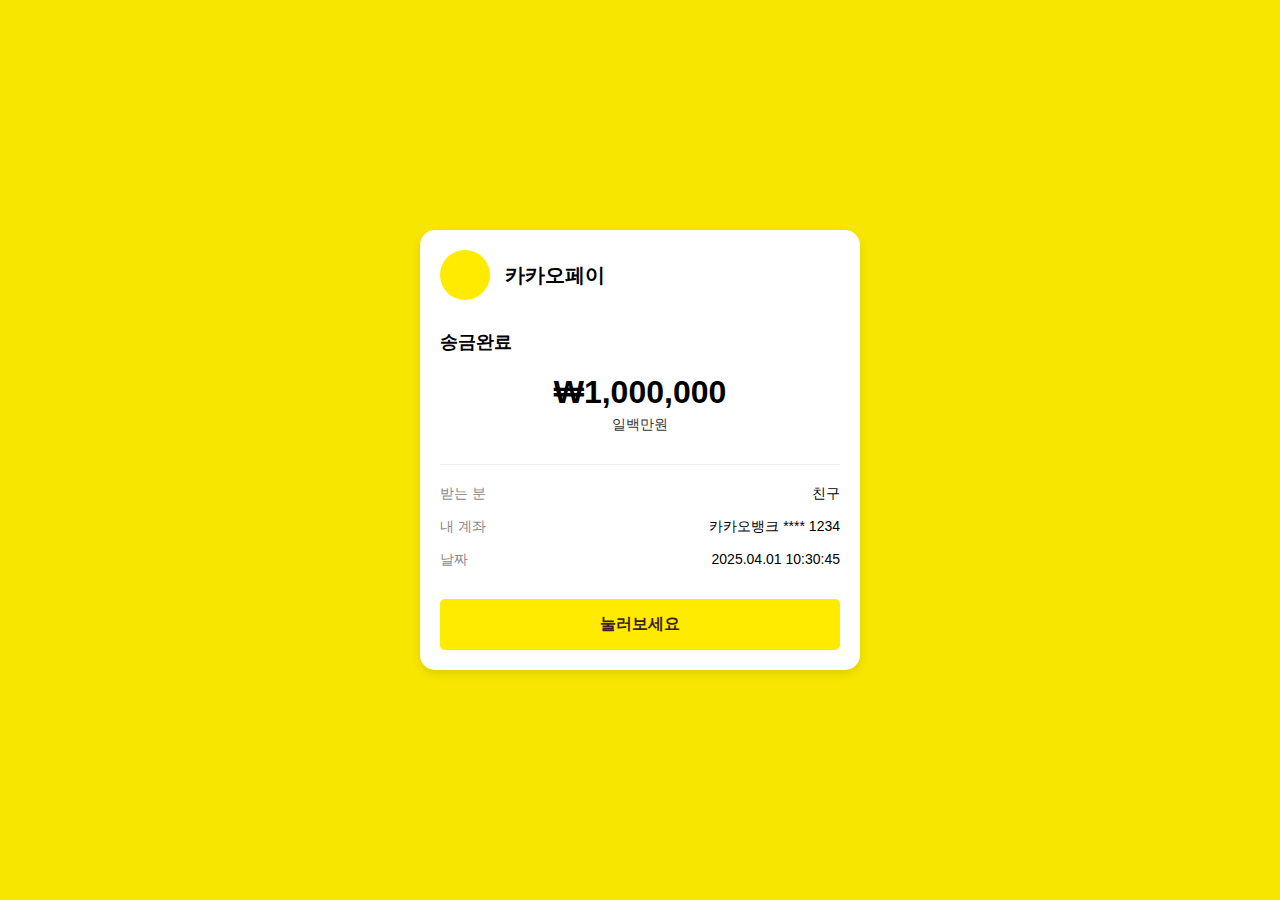
<file: index.html>
<!DOCTYPE html>
<html lang="ko">
<head>
    <meta charset="UTF-8">
    <meta name="viewport" content="width=device-width, initial-scale=1.0">
    <title>카카오페이 송금</title>
    <style>
        body {
            margin: 0;
            padding: 0;
            font-family: 'Apple SD Gothic Neo', 'Noto Sans KR', sans-serif;
            background-color: #F7E600;
            display: flex;
            justify-content: center;
            align-items: center;
            min-height: 100vh;
        }
        
        .container {
            width: 100%;
            max-width: 400px;
            background-color: white;
            border-radius: 15px;
            padding: 20px;
            box-shadow: 0 4px 8px rgba(0, 0, 0, 0.1);
        }
        
        .header {
            display: flex;
            align-items: center;
            margin-bottom: 30px;
        }
        
        .logo {
            width: 50px;
            height: 50px;
            background-color: #FFEB00;
            border-radius: 50%;
            margin-right: 15px;
        }
        
        .title {
            font-size: 20px;
            font-weight: bold;
        }
        
        .status {
            font-size: 18px;
            font-weight: bold;
            margin-bottom: 20px;
        }
        
        .amount {
            text-align: center;
            margin-bottom: 30px;
        }
        
        .amount-value {
            font-size: 32px;
            font-weight: bold;
        }
        
        .amount-text {
            font-size: 14px;
            color: #333;
            margin-top: 5px;
        }
        
        .divider {
            height: 1px;
            background-color: #EEEEEE;
            margin: 20px 0;
        }
        
        .info-row {
            display: flex;
            justify-content: space-between;
            margin-bottom: 15px;
        }
        
        .info-label {
            color: #888888;
            font-size: 14px;
        }
        
        .info-value {
            font-size: 14px;
            text-align: right;
        }
        
        .button {
            background-color: #FFEB00;
            color: #3C1E1E;
            font-weight: bold;
            text-align: center;
            padding: 15px;
            border-radius: 5px;
            margin-top: 30px;
            cursor: pointer;
        }
        
        .prank-message {
            position: fixed;
            top: 0;
            left: 0;
            width: 100%;
            height: 100%;
            background-color: rgba(0, 0, 0, 0.8);
            display: flex;
            justify-content: center;
            align-items: center;
            z-index: 100;
            display: none;
        }
        
        .message-box {
            background-color: #FF5733;
            color: white;
            font-size: 28px;
            font-weight: bold;
            padding: 30px 50px;
            border-radius: 15px;
            text-align: center;
        }
    </style>
</head>
<body>
    <div class="container">
        <div class="header">
            <div class="logo"></div>
            <div class="title">카카오페이</div>
        </div>
        
        <div class="status">송금완료</div>
        
        <div class="amount">
            <div class="amount-value">₩1,000,000</div>
            <div class="amount-text">일백만원</div>
        </div>
        
        <div class="divider"></div>
        
        <div class="info-row">
            <div class="info-label">받는 분</div>
            <div class="info-value">친구</div>
        </div>
        
        <div class="info-row">
            <div class="info-label">내 계좌</div>
            <div class="info-value">카카오뱅크 **** 1234</div>
        </div>
        
        <div class="info-row">
            <div class="info-label">날짜</div>
            <div class="info-value">2025.04.01 10:30:45</div>
        </div>
        
        <div class="button" id="prankButton">눌러보세요</div>
    </div>
    
    <div class="prank-message" id="prankMessage">
        <div class="message-box">
            뻥이요! 😜<br>
            <span style="font-size: 16px; font-weight: normal; margin-top: 10px; display: inline-block;">
                만우절 즐거운 하루 되세요!
            </span>
        </div>
    </div>
    
    <script>
        document.getElementById('prankButton').addEventListener('click', function() {
            document.getElementById('prankMessage').style.display = 'flex';
        });
        
        document.getElementById('prankMessage').addEventListener('click', function() {
            this.style.display = 'none';
        });
    </script>
</body>
</html>
</file>
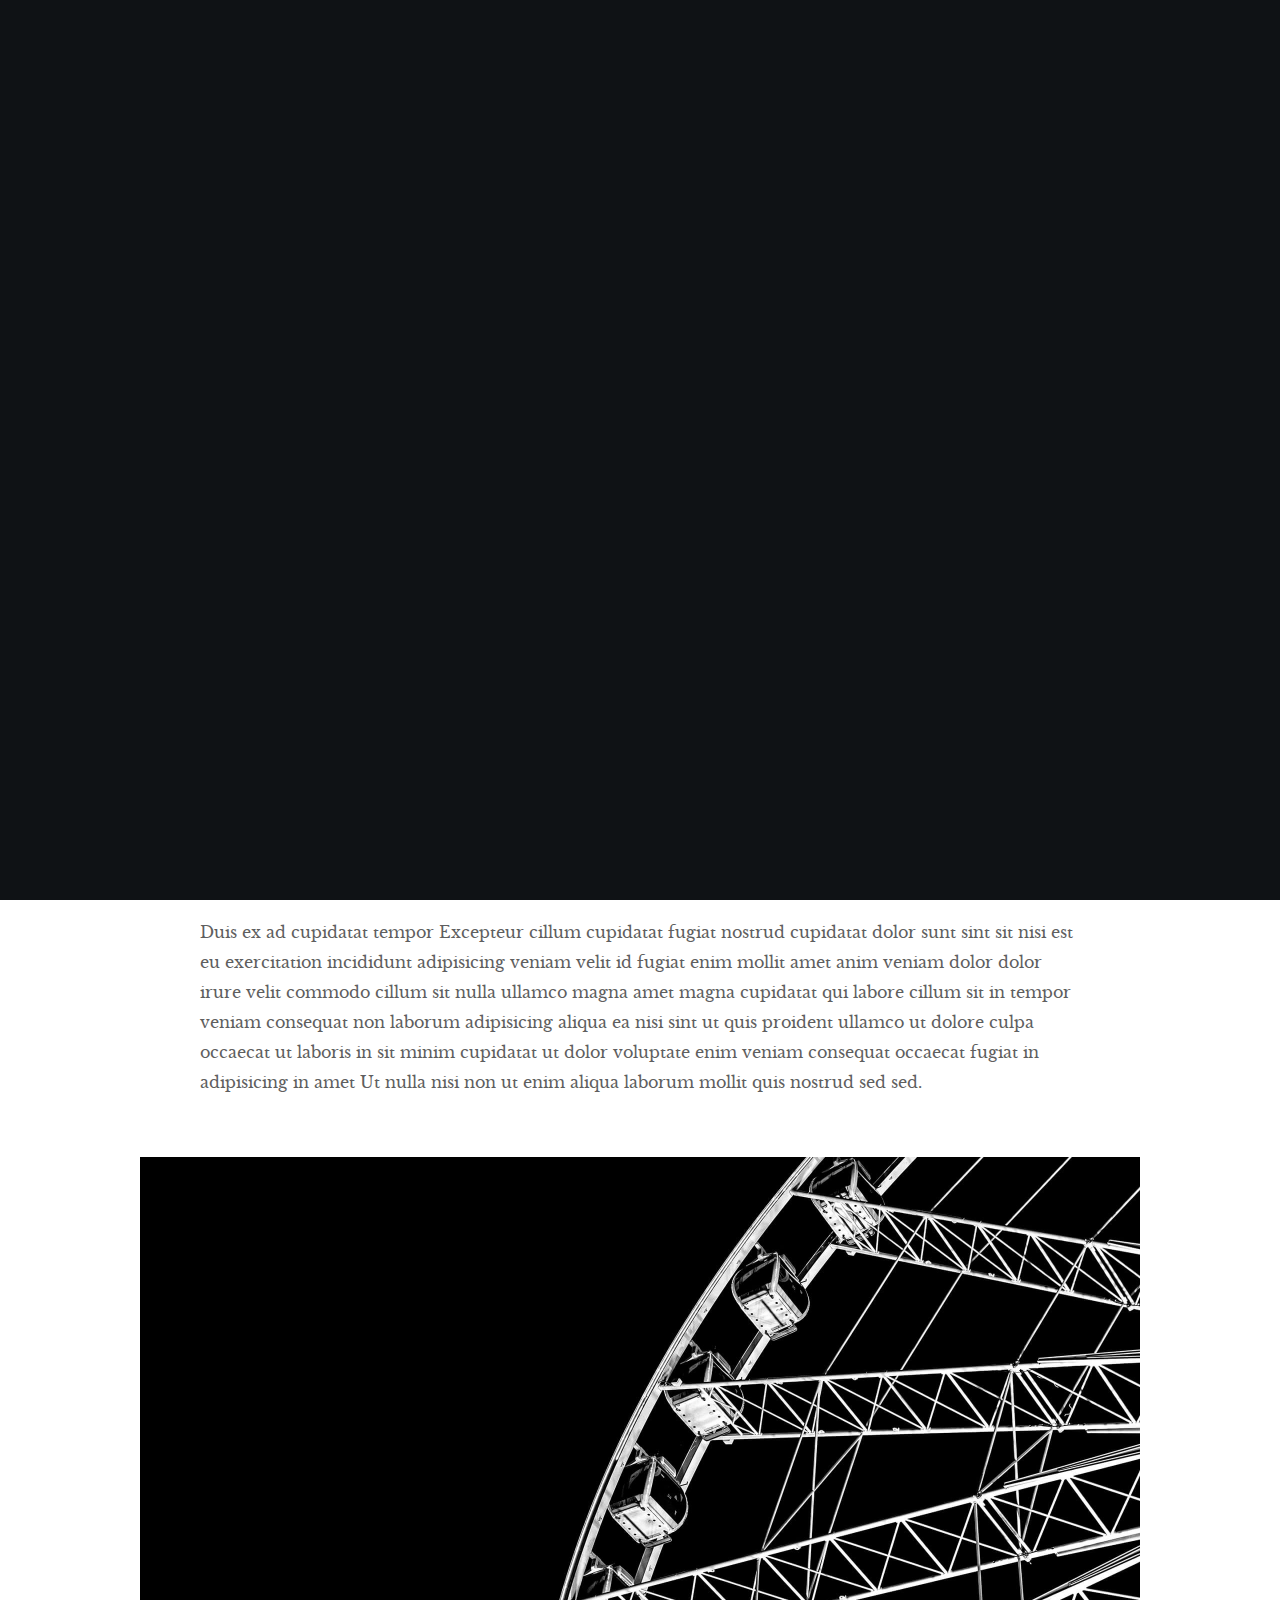
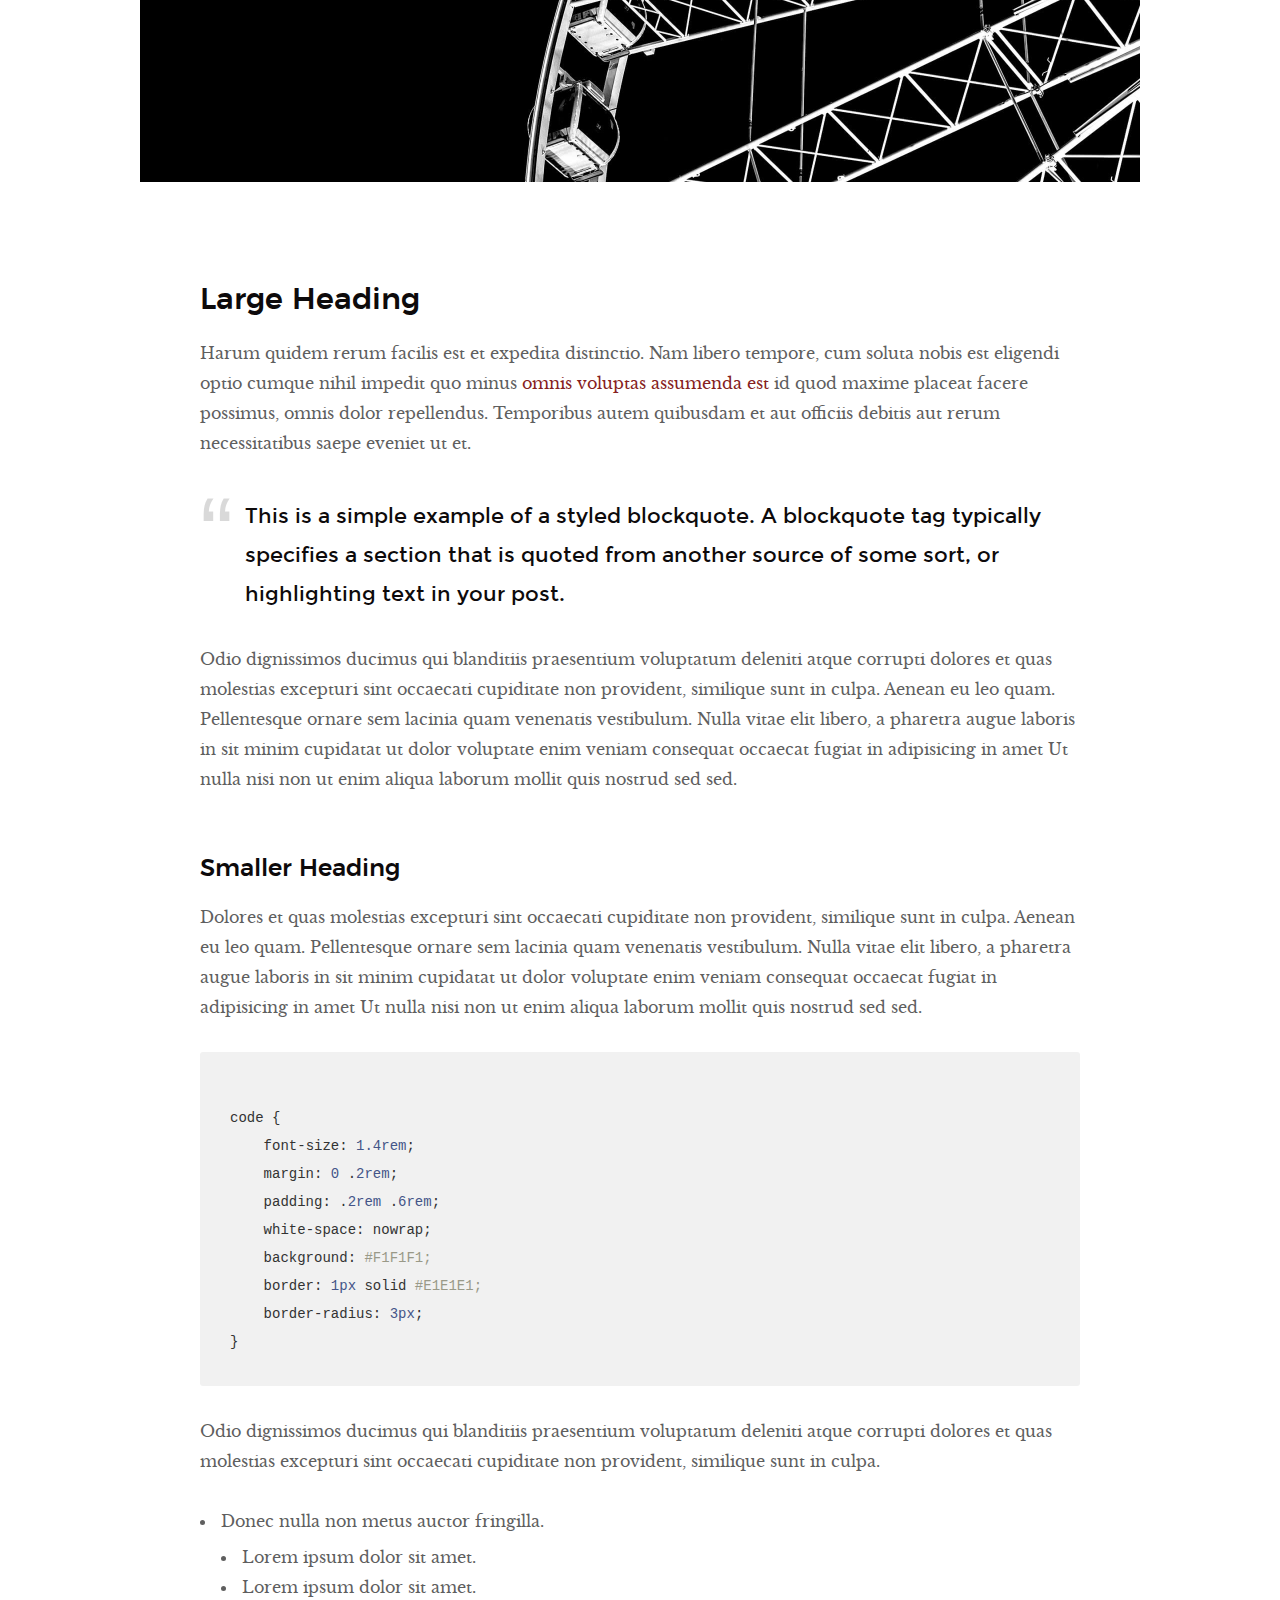
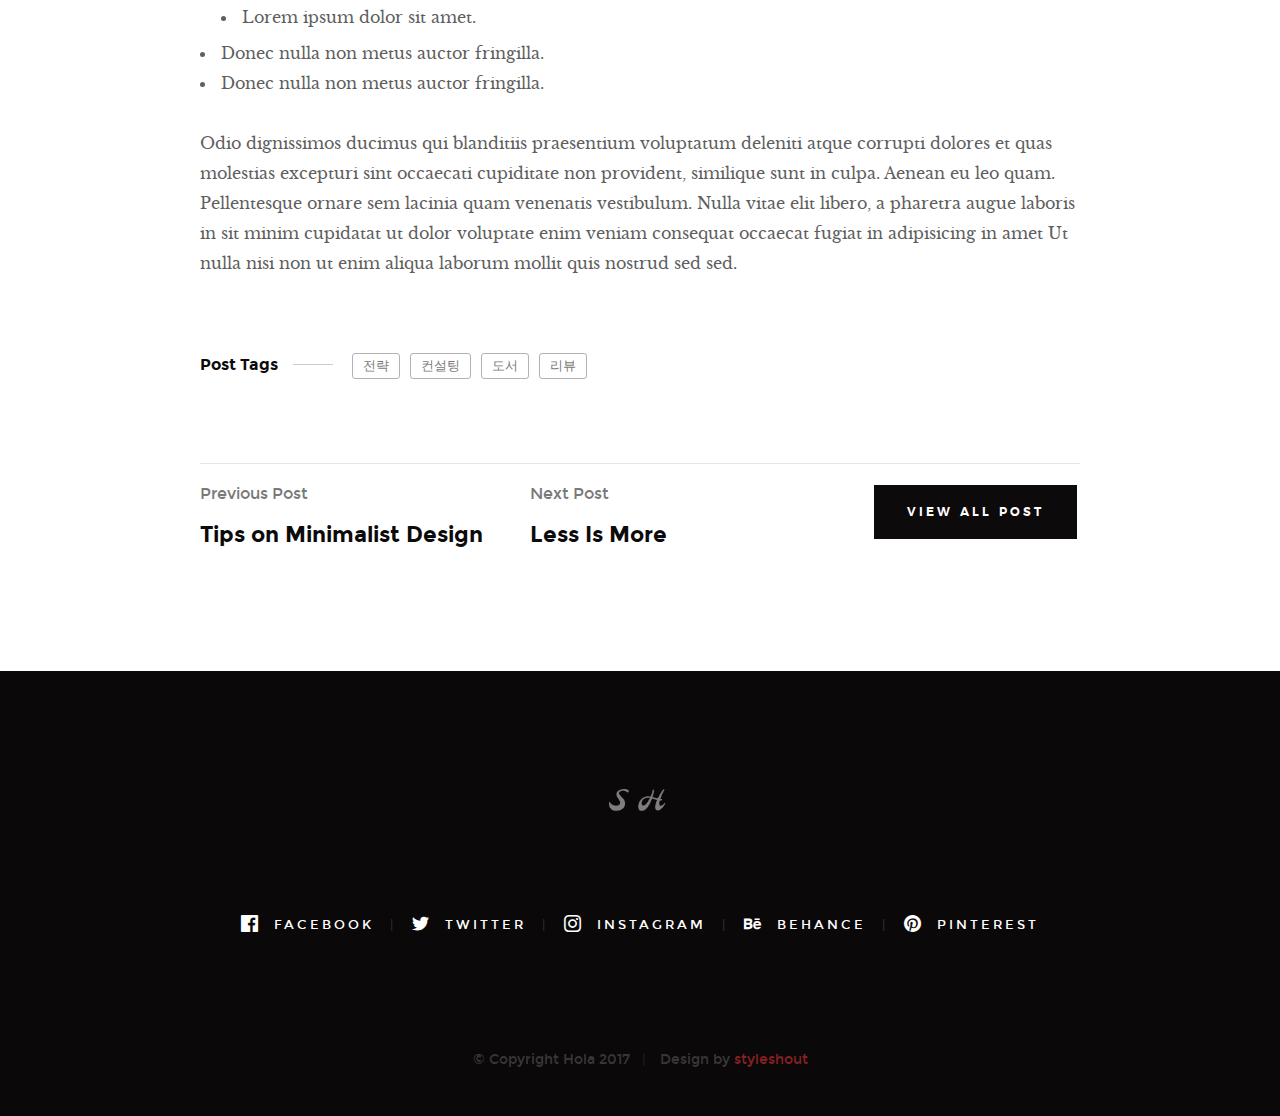
<file: blog-single.html>
<!DOCTYPE html>
<!--[if lt IE 9 ]><html class="no-js oldie" lang="en"> <![endif]-->
<!--[if IE 9 ]><html class="no-js oldie ie9" lang="en"> <![endif]-->
<!--[if (gte IE 9)|!(IE)]><!-->
<html class="no-js" lang="en">
<!--<![endif]-->

<head>

    <!--- basic page needs
    ================================================== -->
    <meta charset="utf-8">
    <title>Blog Single - Hola</title>
    <meta name="description" content="">
    <meta name="author" content="">

    <!-- mobile specific metas
    ================================================== -->
    <meta name="viewport" content="width=device-width, initial-scale=1">

    <!-- CSS
    ================================================== -->
    <link rel="stylesheet" href="css/base.css">
    <link rel="stylesheet" href="css/vendor.css">
    <link rel="stylesheet" href="css/main.css">

    <!-- script
    ================================================== -->
    <script src="js/modernizr.js"></script>
    <script src="js/pace.min.js"></script>

    <!-- favicons
    ================================================== -->
    <link rel="shortcut icon" href="favicon.ico" type="image/x-icon">
    <link rel="icon" href="favicon.ico" type="image/x-icon">

</head>


<body id="top">

    <!-- header
    ================================================== -->
    <header class="s-header">
            
        <div class="header-logo">
            <a class="site-logo" href="index.html"><img src="images/logo.png" alt="Homepage"></a>
        </div>

        <nav class="header-nav-wrap">
            <ul class="header-nav">
                <li><a href="index.html#home" title="home">Home</a></li>
                <li><a href="index.html#about" title="about">About</a></li>
                <li><a href="index.html#works" title="works">Works</a></li>
                <li class="current"><a href="blog.html" title="blog">Blog</a></li>
                <li><a href="index.html#contact" title="contact">Contact</a></li>	
            </ul>
        </nav>

        <a class="header-menu-toggle" href="#0"><span>Menu</span></a>

    </header> <!-- end s-header -->


    <article class="blog-single">

        <!-- page header/blog hero
        ================================================== -->
        <div class="page-header page-header--single page-hero" style="background-image:url(images/blog/blog-bg-02.jpg)">
        
            <div class="row page-header__content narrow">
                <article class="col-full">
                    <div class="page-header__info">
                        <div class="page-header__cat">
                            <a href="#0">도서</a><a href="#0">리뷰</a>
                        </div>
                    </div>
                    <h1 class="page-header__title">
                        <a href="#0" title="">
                            세계의 엘리트는 왜 이슈를 말하는가(Ataka Kazuto)
                        </a>
                    </h1>
                    <ul class="page-header__meta">
                        <li class="date">October 18, 2018</li>
                    </ul>
                    
                </article>
            </div>
    
        </div> <!-- end page-header -->

        <div class="row blog-content">
            <div class="col-full blog-content__main">

                <p class="lead">Duis ex ad cupidatat tempor Excepteur cillum cupidatat fugiat nostrud cupidatat dolor sunt sint sit nisi est eu exercitation incididunt adipisicing veniam velit id fugiat enim mollit amet anim veniam dolor dolor irure velit commodo cillum sit nulla ullamco magna amet magna cupidatat qui labore cillum sit in tempor veniam consequat non laborum adipisicing aliqua ea nisi sint.</p>
                
                <p>Duis ex ad cupidatat tempor Excepteur cillum cupidatat fugiat nostrud cupidatat dolor sunt sint sit nisi est eu exercitation incididunt adipisicing veniam velit id fugiat enim mollit amet anim veniam dolor dolor irure velit commodo cillum sit nulla ullamco magna amet magna cupidatat qui labore cillum sit in tempor veniam consequat non laborum adipisicing aliqua ea nisi sint ut quis proident ullamco ut dolore culpa occaecat ut laboris in sit minim cupidatat ut dolor voluptate enim veniam consequat occaecat fugiat in adipisicing in amet Ut nulla nisi non ut enim aliqua laborum mollit quis nostrud sed sed.
                </p>

                <p>
                <img src="images/wheel-1000.jpg" 
                     srcset="images/wheel-2000.jpg 2000w, 
                        images/wheel-1000.jpg 1000w, 
                        images/wheel-500.jpg 500w" 
                     sizes="(max-width: 2000px) 100vw, 2000px" alt="">
                </p>

                <h2>Large Heading</h2>

                <p>Harum quidem rerum facilis est et expedita distinctio. Nam libero tempore, cum soluta nobis est eligendi optio cumque nihil impedit quo minus <a href="http://#">omnis voluptas assumenda est</a> id quod maxime placeat facere possimus, omnis dolor repellendus. Temporibus autem quibusdam et aut officiis debitis aut rerum necessitatibus saepe eveniet ut et.</p>

                <blockquote><p>This is a simple example of a styled blockquote. A blockquote tag typically specifies a section that is quoted from another source of some sort, or highlighting text in your post.</p></blockquote>

                <p>Odio dignissimos ducimus qui blanditiis praesentium voluptatum deleniti atque corrupti dolores et quas molestias excepturi sint occaecati cupiditate non provident, similique sunt in culpa. Aenean eu leo quam. Pellentesque ornare sem lacinia quam venenatis vestibulum. Nulla vitae elit libero, a pharetra augue laboris in sit minim cupidatat ut dolor voluptate enim veniam consequat occaecat fugiat in adipisicing in amet Ut nulla nisi non ut enim aliqua laborum mollit quis nostrud sed sed.</p>

                <h3>Smaller Heading</h3>

                <p>Dolores et quas molestias excepturi sint occaecati cupiditate non provident, similique sunt in culpa. Aenean eu leo quam. Pellentesque ornare sem lacinia quam venenatis vestibulum. Nulla vitae elit libero, a pharetra augue laboris in sit minim cupidatat ut dolor voluptate enim veniam consequat occaecat fugiat in adipisicing in amet Ut nulla nisi non ut enim aliqua laborum mollit quis nostrud sed sed.

<pre><code>
code {
    font-size: 1.4rem;
    margin: 0 .2rem;
    padding: .2rem .6rem;
    white-space: nowrap;
    background: #F1F1F1;
    border: 1px solid #E1E1E1;	
    border-radius: 3px;
}
</code></pre>

                <p>Odio dignissimos ducimus qui blanditiis praesentium voluptatum deleniti atque corrupti dolores et quas molestias excepturi sint occaecati cupiditate non provident, similique sunt in culpa.</p>

                <ul>
                    <li>Donec nulla non metus auctor fringilla.
                        <ul>
                            <li>Lorem ipsum dolor sit amet.</li>
                            <li>Lorem ipsum dolor sit amet.</li>
                            <li>Lorem ipsum dolor sit amet.</li>
                        </ul>
                    </li>
                    <li>Donec nulla non metus auctor fringilla.</li>
                    <li>Donec nulla non metus auctor fringilla.</li>
                </ul>

                <p>Odio dignissimos ducimus qui blanditiis praesentium voluptatum deleniti atque corrupti dolores et quas molestias excepturi sint occaecati cupiditate non provident, similique sunt in culpa. Aenean eu leo quam. Pellentesque ornare sem lacinia quam venenatis vestibulum. Nulla vitae elit libero, a pharetra augue laboris in sit minim cupidatat ut dolor voluptate enim veniam consequat occaecat fugiat in adipisicing in amet Ut nulla nisi non ut enim aliqua laborum mollit quis nostrud sed sed.</p>

                <p class="blog-content__tags">
                    <span>Post Tags</span>

                    <span class="blog-content__tag-list">
                        <a href="#0">전략</a>
                        <a href="#0">컨설팅</a>
                        <a href="#0">도서</a>
                        <a href="#0">리뷰</a>
                    </span>

                </p>

                <div class="blog-content__pagenav">
                    <div class="blog-content__nav">
                        <div class="blog-content__prev">
                            <a href="#0" rel="prev">
                                <span>Previous Post</span>
                                Tips on Minimalist Design 
                            </a>
                        </div>
                        <div class="blog-content__next">
                            <a href="#0" rel="next">
                                <span>Next Post</span>
                                Less Is More 
                            </a>
                        </div>
                    </div>

                    <div class="blog-content__all">
                        <a href="blog.html" class="btn btn--primary">
                            View All Post
                        </a>
                    </div>
                </div>

            </div><!-- end blog-content__main -->
        </div> <!-- end blog-content -->

    </article>




    <!-- footer
    ================================================== -->
    <footer>
            <div class="row">
                <div class="col-full">
    
                    <div class="footer-logo">
                        <a class="footer-site-logo" href="#0"><img src="images/logo.png" alt="Homepage"></a>
                    </div>
    
                    <ul class="footer-social">
                        <li><a href="#0">
                            <i class="im im-facebook" aria-hidden="true"></i>
                            <span>Facebook</span>
                        </a></li>
                        <li><a href="#0">
                            <i class="im im-twitter" aria-hidden="true"></i>
                            <span>Twitter</span>
                        </a></li>
                        <li><a href="#0">
                            <i class="im im-instagram" aria-hidden="true"></i>
                            <span>Instagram</span>
                        </a></li>
                        <li><a href="#0">
                            <i class="im im-behance" aria-hidden="true"></i>
                            <span>Behance</span>
                        </a></li>
                        <li><a href="#0">
                            <i class="im im-pinterest" aria-hidden="true"></i>
                            <span>Pinterest</span>
                        </a></li>
                    </ul>
                        
                </div>
            </div>
    
            <div class="row footer-bottom">
    
                <div class="col-twelve">
                    <div class="copyright">
                        <span>© Copyright Hola 2017</span> 
                        <span>Design by <a href="https://www.styleshout.com/">styleshout</a></span>	
                    </div>
    
                    <div class="go-top">
                    <a class="smoothscroll" title="Back to Top" href="#top"><i class="im im-arrow-up" aria-hidden="true"></i></a>
                    </div>
                </div>
    
            </div> <!-- end footer-bottom -->
    
        </footer> <!-- end footer -->
    
    
        <div id="preloader"> 
            <div id="loader"></div>
        </div>
    
    
        <!-- Java Script
        ================================================== -->
        <script src="js/jquery-3.2.1.min.js"></script>
        <script src="js/plugins.js"></script>
        <script src="js/main.js"></script>

</body>

</html>
</file>
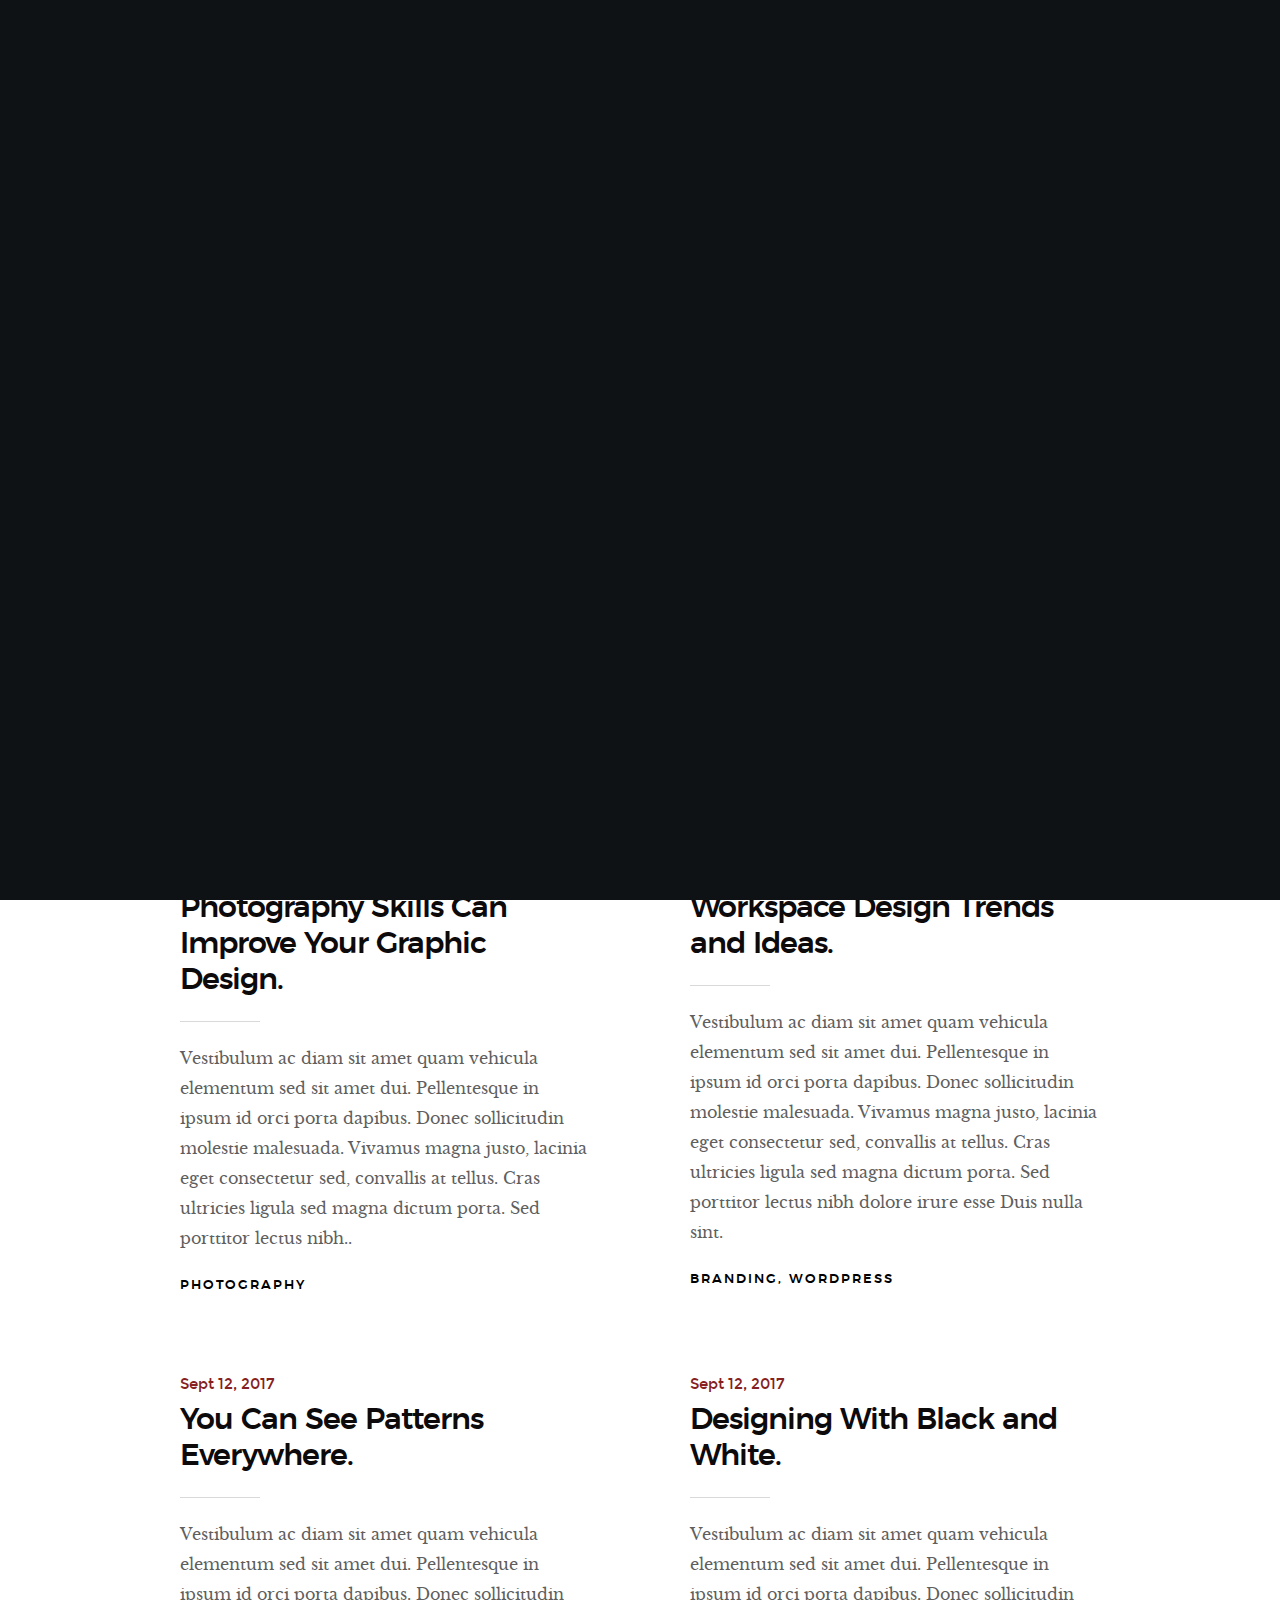
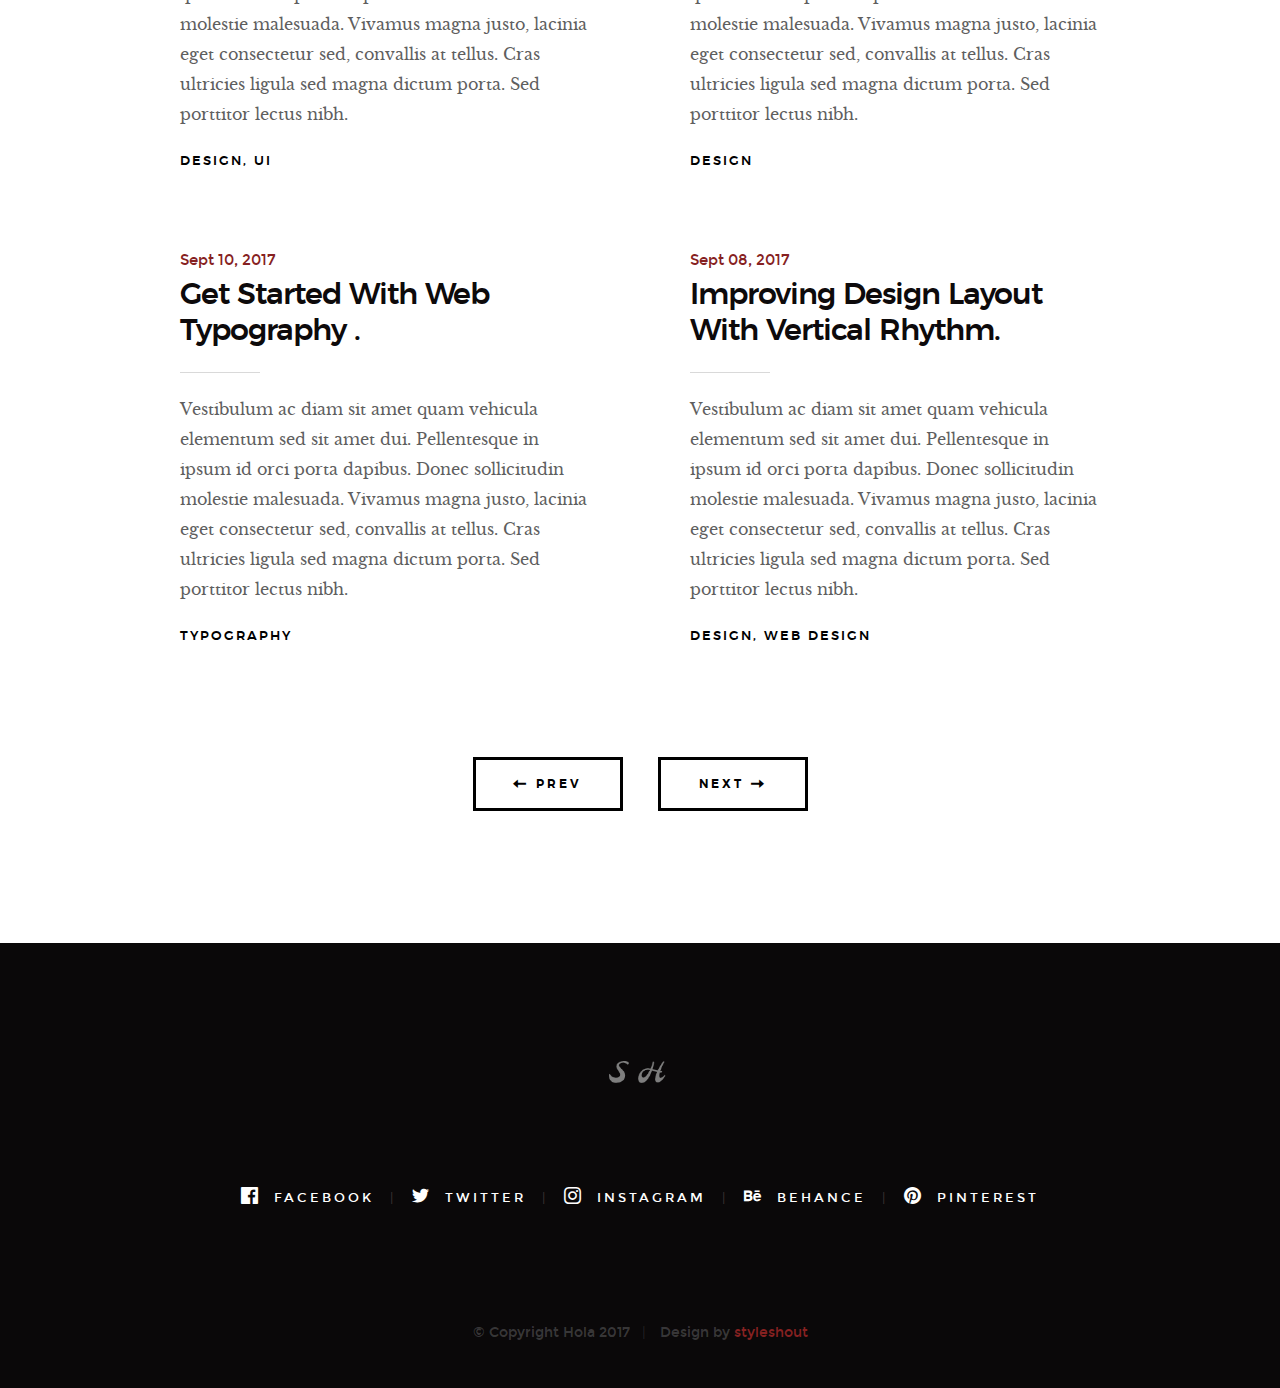
<file: blog.html>
<!DOCTYPE html>
<!--[if lt IE 9 ]><html class="no-js oldie" lang="en"> <![endif]-->
<!--[if IE 9 ]><html class="no-js oldie ie9" lang="en"> <![endif]-->
<!--[if (gte IE 9)|!(IE)]><!-->
<html class="no-js" lang="en">
<!--<![endif]-->

<head>

    <!--- basic page needs
    ================================================== -->
    <meta charset="utf-8">
    <title>Blog - Hola</title>
    <meta name="description" content="">
    <meta name="author" content="">

    <!-- mobile specific metas
    ================================================== -->
    <meta name="viewport" content="width=device-width, initial-scale=1">

    <!-- CSS
    ================================================== -->
    <link rel="stylesheet" href="css/base.css">
    <link rel="stylesheet" href="css/vendor.css">
    <link rel="stylesheet" href="css/main.css">

    <!-- script
    ================================================== -->
    <script src="js/modernizr.js"></script>
    <script src="js/pace.min.js"></script>

    <!-- favicons
    ================================================== -->
    <link rel="shortcut icon" href="favicon.ico" type="image/x-icon">
    <link rel="icon" href="favicon.ico" type="image/x-icon">

</head>


<body id="top">

    <!-- header
    ================================================== -->
    <header class="s-header">

        <div class="header-logo">
            <a class="site-logo" href="index.html"><img src="images/logo.png" alt="Homepage"></a>
        </div>

        <nav class="header-nav-wrap">
            <ul class="header-nav">
                <li><a href="index.html#home" title="home">Home</a></li>
                <li><a href="index.html#about" title="about">About</a></li>
                <li><a href="index.html#works" title="works">Works</a></li>
                <li class="current"><a href="blog.html" title="blog">Blog</a></li>
                <li><a href="index.html#contact" title="contact">Contact</a></li>	
            </ul>
        </nav>

        <a class="header-menu-toggle" href="#0"><span>Menu</span></a>

    </header> <!-- end s-header -->


    <!-- page header
    ================================================== -->
    <section class="page-header page-hero" style="background-image:url(images/blog/blog-bg-01.jpg)">

        <div class="row page-header__content">
            <article class="col-full">

                <div class="page-header__info">
                    <div class="page-header__cat">
                        <a href="#0">Branding</a><a href="#0">Design</a>
                    </div>
                    <div class="page-header__date">
                        Sept 16, 2017
                    </div>
                </div>
                
                <h1 class="page-header__title">
                    <a href="#0" title="">
                        The 10 Golden Rules of Clean Simple Design.
                    </a>
                </h1>
                <p>Pellentesque in ipsum id orci porta dapibus amet dui. Ad id deserunt ratione autem eius et minima ut et. Nihil sed quis velit aut enim aliquam. Quas non ad sint eveniet voluptatem est iure...</p>
                <p>
                    <a href="#0" class="btn btn--stroke page-header__btn">Read More</a>
                </p>
            </article>
        </div>

    </section> <!-- end page-header -->


    <!-- blog
    ================================================== -->
    <section class="blog-content-wrap">

        <div class="row blog-content">
            <div class="col-full">

                <div class="blog-list block-1-2 block-tab-full">

                    <article class="col-block">
                        
                        <div class="blog-date">
                            <a href="blog-single.html">Sept 15, 2017</a>
                        </div>  
                        
                        <h2 class="h01"><a href="blog-single.html">Photography Skills Can Improve Your Graphic Design.</a></h2>
                        <p>
                        Vestibulum ac diam sit amet quam vehicula elementum sed sit amet dui. Pellentesque in ipsum id orci porta dapibus. Donec sollicitudin molestie malesuada. Vivamus magna justo, lacinia eget consectetur sed, convallis at tellus. Cras ultricies ligula sed magna dictum porta. Sed porttitor lectus nibh..
                        </p>

                        <div class="blog-cat">
                            <a href="blog.html">Photography</a>
                        </div>

                    </article>

                    <article class="col-block">
                        
                        <div class="blog-date">
                            <a href="blog-single.html">Sept 14, 2017</a>
                        </div>

                        <h2 class="h01"><a href="blog-single.html">Workspace Design Trends and Ideas.</a></h2>
                        <p>
                        Vestibulum ac diam sit amet quam vehicula elementum sed sit amet dui. Pellentesque in ipsum id orci porta dapibus. Donec sollicitudin molestie malesuada. Vivamus magna justo, lacinia eget consectetur sed, convallis at tellus. Cras ultricies ligula sed magna dictum porta. Sed porttitor lectus nibh dolore irure esse Duis nulla sint.
                        </p>

                        <div class="blog-cat">
                            <a href="blog.html">Branding</a><a href="blog.html">Wordpress</a>
                        </div>
                    </article>

                    <article class="col-block">
                        
                        <div class="blog-date">
                            <a href="blog-single.html">Sept 12, 2017</a>
                        </div>    
                        <h2 class="h01"><a href="blog-single.html">You Can See Patterns Everywhere.</a></h2>
                        <p>
                        Vestibulum ac diam sit amet quam vehicula elementum sed sit amet dui. Pellentesque in ipsum id orci porta dapibus. Donec sollicitudin molestie malesuada. Vivamus magna justo, lacinia eget consectetur sed, convallis at tellus. Cras ultricies ligula sed magna dictum porta. Sed porttitor lectus nibh.
                        </p>

                        <div class="blog-cat">
                            <a href="blog.html">Design</a><a href="blog.html">UI</a>
                        </div>
                    </article>

                    <article class="col-block">
                        
                        <div class="blog-date">
                            <a href="blog-single.html">Sept 12, 2017</a>
                        </div>
                        <h2 class="h01"><a href="blog-single.html">Designing With Black and White.</a></h2>
                        <p>
                        Vestibulum ac diam sit amet quam vehicula elementum sed sit amet dui. Pellentesque in ipsum id orci porta dapibus. Donec sollicitudin molestie malesuada. Vivamus magna justo, lacinia eget consectetur sed, convallis at tellus. Cras ultricies ligula sed magna dictum porta. Sed porttitor lectus nibh.
                        </p>

                        <div class="blog-cat">
                            <a href="blog.html">Design</a>
                        </div>
                    </article>

                    <article class="col-block">
                        <div class="blog-date">
                            <a href="blog-single.html">Sept 10, 2017</a>
                        </div>
                        <h2 class="h01"><a href="blog-single.html">Get Started With Web Typography .</a></h2>
                        <p>
                        Vestibulum ac diam sit amet quam vehicula elementum sed sit amet dui. Pellentesque in ipsum id orci porta dapibus. Donec sollicitudin molestie malesuada. Vivamus magna justo, lacinia eget consectetur sed, convallis at tellus. Cras ultricies ligula sed magna dictum porta. Sed porttitor lectus nibh.
                        </p>

                        <div class="blog-cat">
                            <a href="blog.html">Typography</a>
                        </div>
                    </article>

                    <article class="col-block">
                        
                        <div class="blog-date">
                            <a href="blog-single.html">Sept 08, 2017</a>
                        </div>
                        <h2 class="h01"><a href="blog-single.html">Improving Design Layout With Vertical Rhythm.</a></h2>
                        <p>
                        Vestibulum ac diam sit amet quam vehicula elementum sed sit amet dui. Pellentesque in ipsum id orci porta dapibus. Donec sollicitudin molestie malesuada. Vivamus magna justo, lacinia eget consectetur sed, convallis at tellus. Cras ultricies ligula sed magna dictum porta. Sed porttitor lectus nibh.
                        </p>

                        <div class="blog-cat">
                            <a href="blog.html">Design</a><a href="#0">Web Design</a>
                        </div>
                    </article>

                </div> <!-- end blog-list -->

            </div> <!-- end col-full -->
        </div> <!-- end blog-content -->

        <div class="row blog-entries-nav">
            <div class="col-full">
                <a href="#0" class="btn btn--stroke">
                    <i class="im im-arrow-left"></i>
                    Prev
                </a>
                <a href="#0" class="btn btn--stroke">
                    Next
                    <i class="im im-arrow-right"></i>
                </a>
            </div>
        </div>

    </section> <!-- end blog-content-wrap -->


    <!-- footer
    ================================================== -->
    <footer>
        <div class="row">
            <div class="col-full">

                <div class="footer-logo">
                    <a class="footer-site-logo" href="#0"><img src="images/logo.png" alt="Homepage"></a>
                </div>

                <ul class="footer-social">
                    <li><a href="#0">
                        <i class="im im-facebook" aria-hidden="true"></i>
                        <span>Facebook</span>
                    </a></li>
                    <li><a href="#0">
                        <i class="im im-twitter" aria-hidden="true"></i>
                        <span>Twitter</span>
                    </a></li>
                    <li><a href="#0">
                        <i class="im im-instagram" aria-hidden="true"></i>
                        <span>Instagram</span>
                    </a></li>
                    <li><a href="#0">
                        <i class="im im-behance" aria-hidden="true"></i>
                        <span>Behance</span>
                    </a></li>
                    <li><a href="#0">
                        <i class="im im-pinterest" aria-hidden="true"></i>
                        <span>Pinterest</span>
                    </a></li>
                </ul>
                    
            </div>
        </div>

        <div class="row footer-bottom">

            <div class="col-twelve">
                <div class="copyright">
                    <span>© Copyright Hola 2017</span> 
                    <span>Design by <a href="https://www.styleshout.com/">styleshout</a></span>	
                </div>

                <div class="go-top">
                <a class="smoothscroll" title="Back to Top" href="#top"><i class="im im-arrow-up" aria-hidden="true"></i></a>
                </div>
            </div>

        </div> <!-- end footer-bottom -->

    </footer> <!-- end footer -->


    <div id="preloader"> 
        <div id="loader"></div>
    </div>


    <!-- Java Script
    ================================================== -->
    <script src="js/jquery-3.2.1.min.js"></script>
    <script src="js/plugins.js"></script>
    <script src="js/main.js"></script>

</body>

</html>
</file>
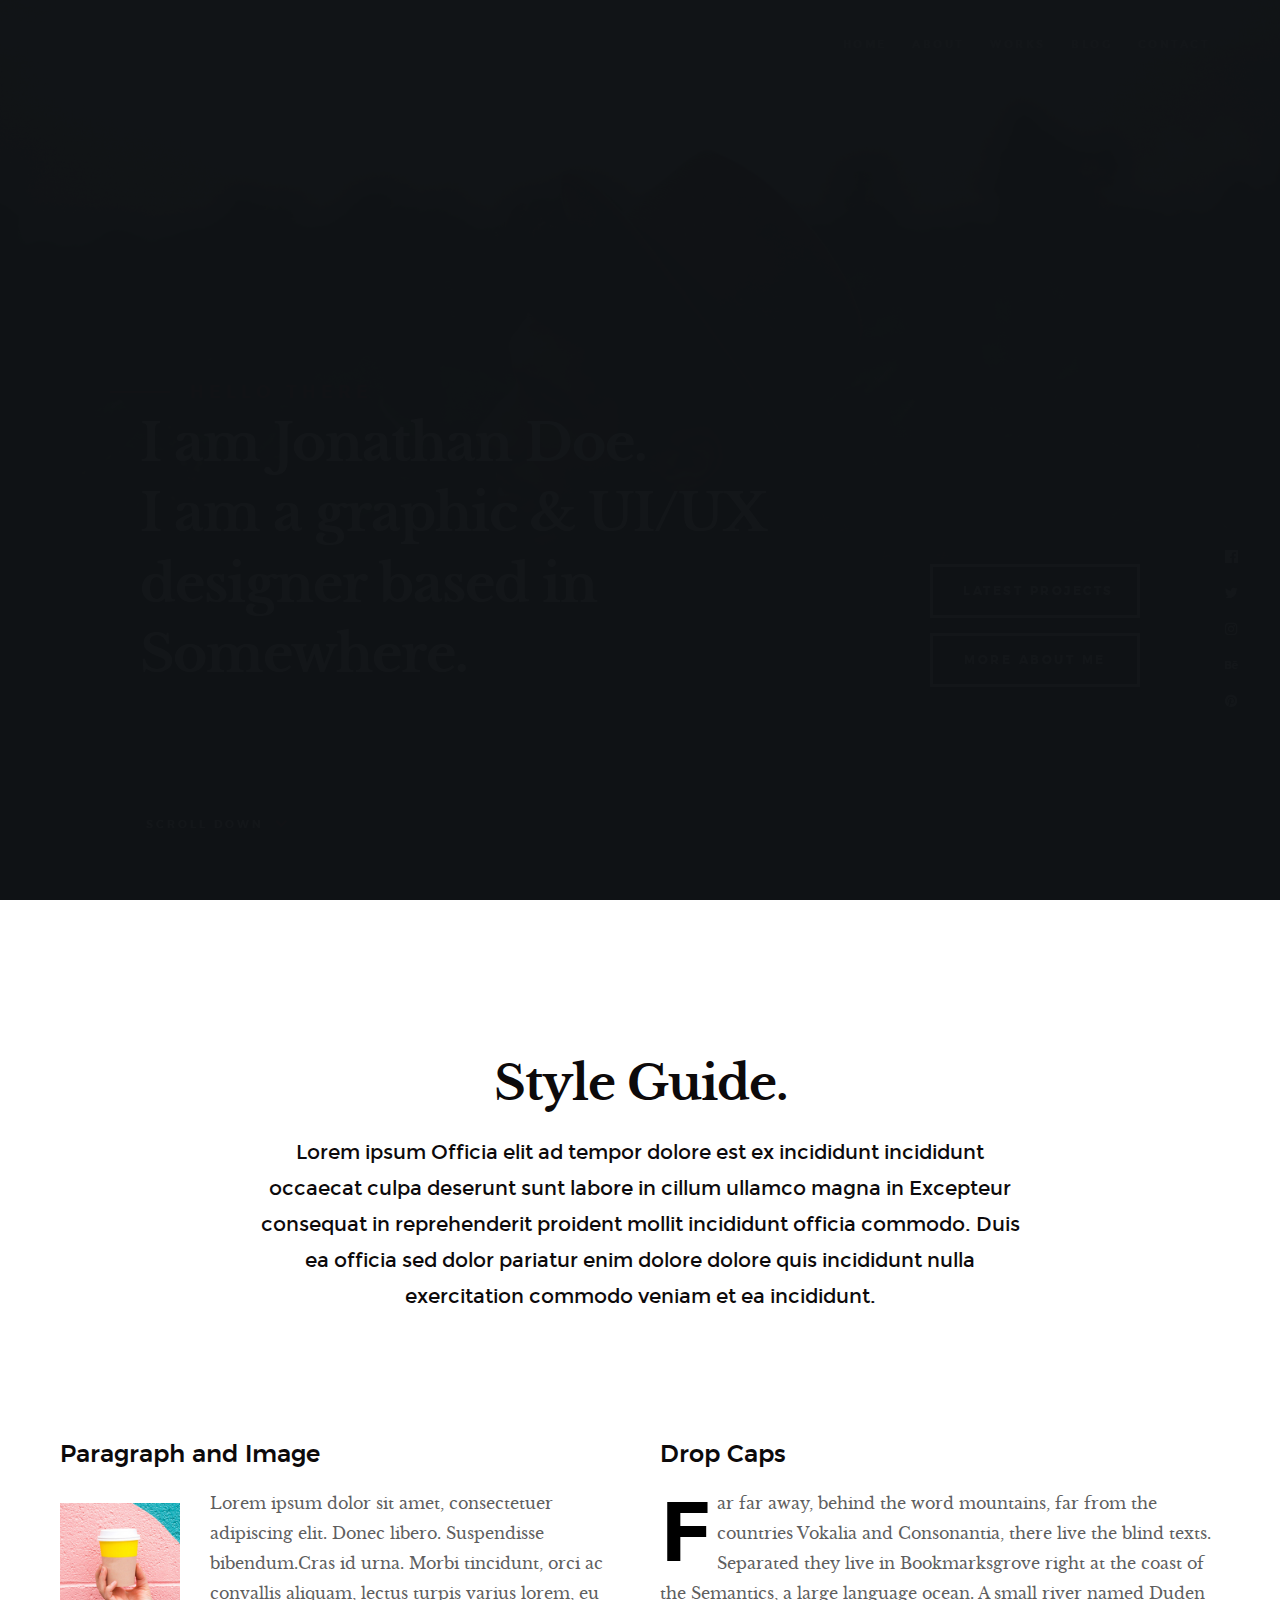
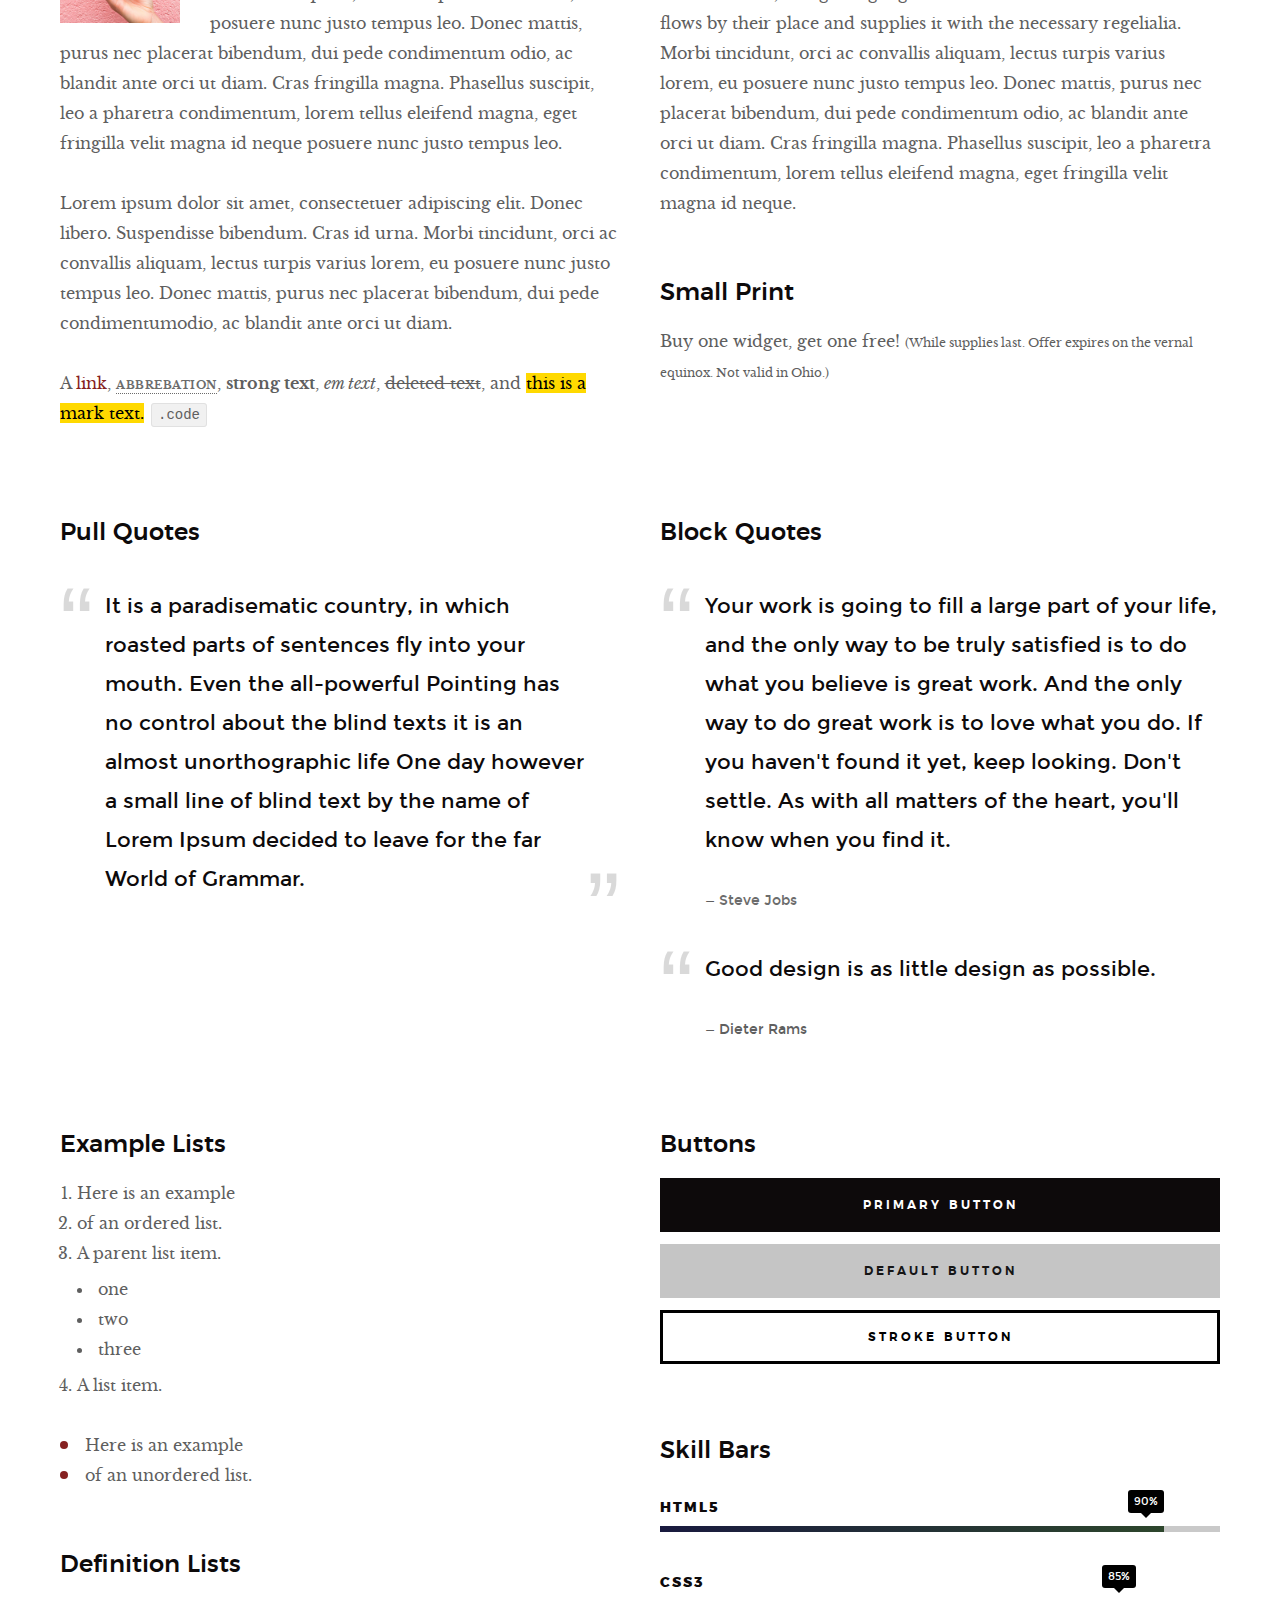
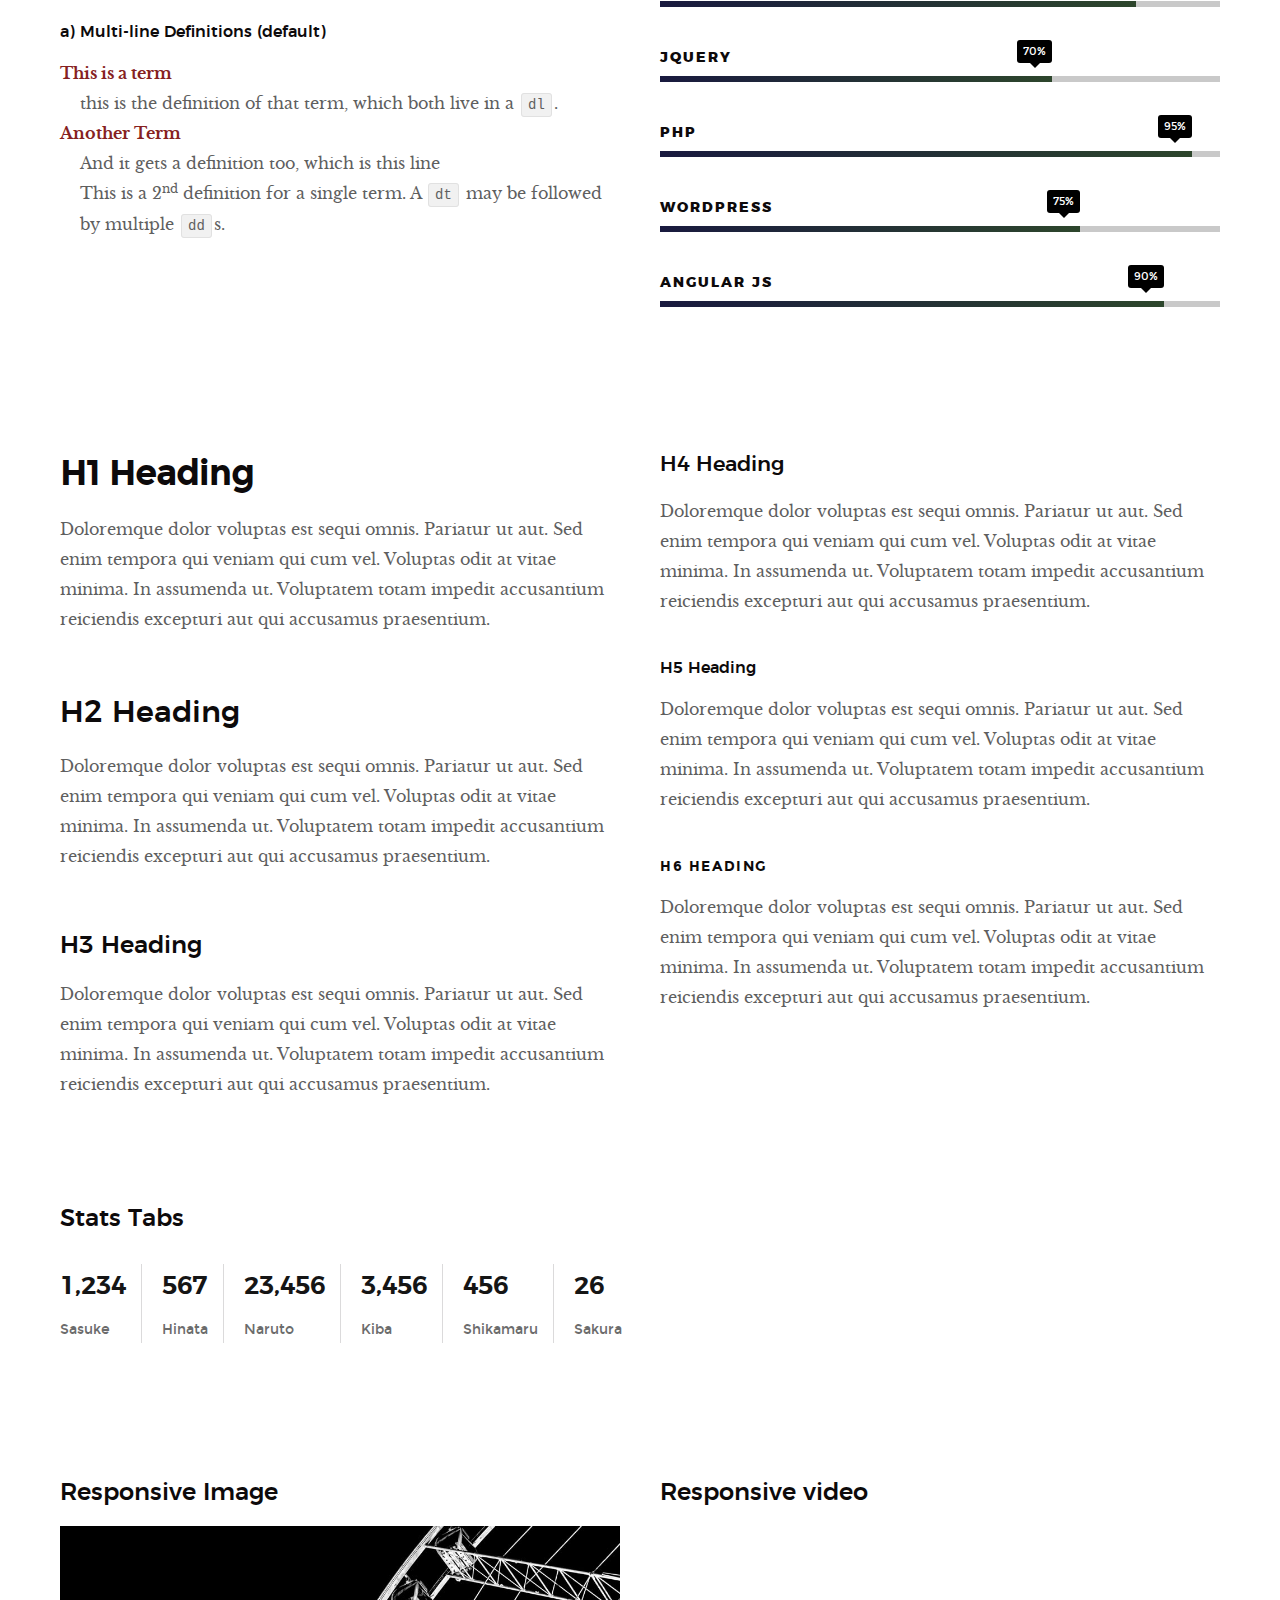
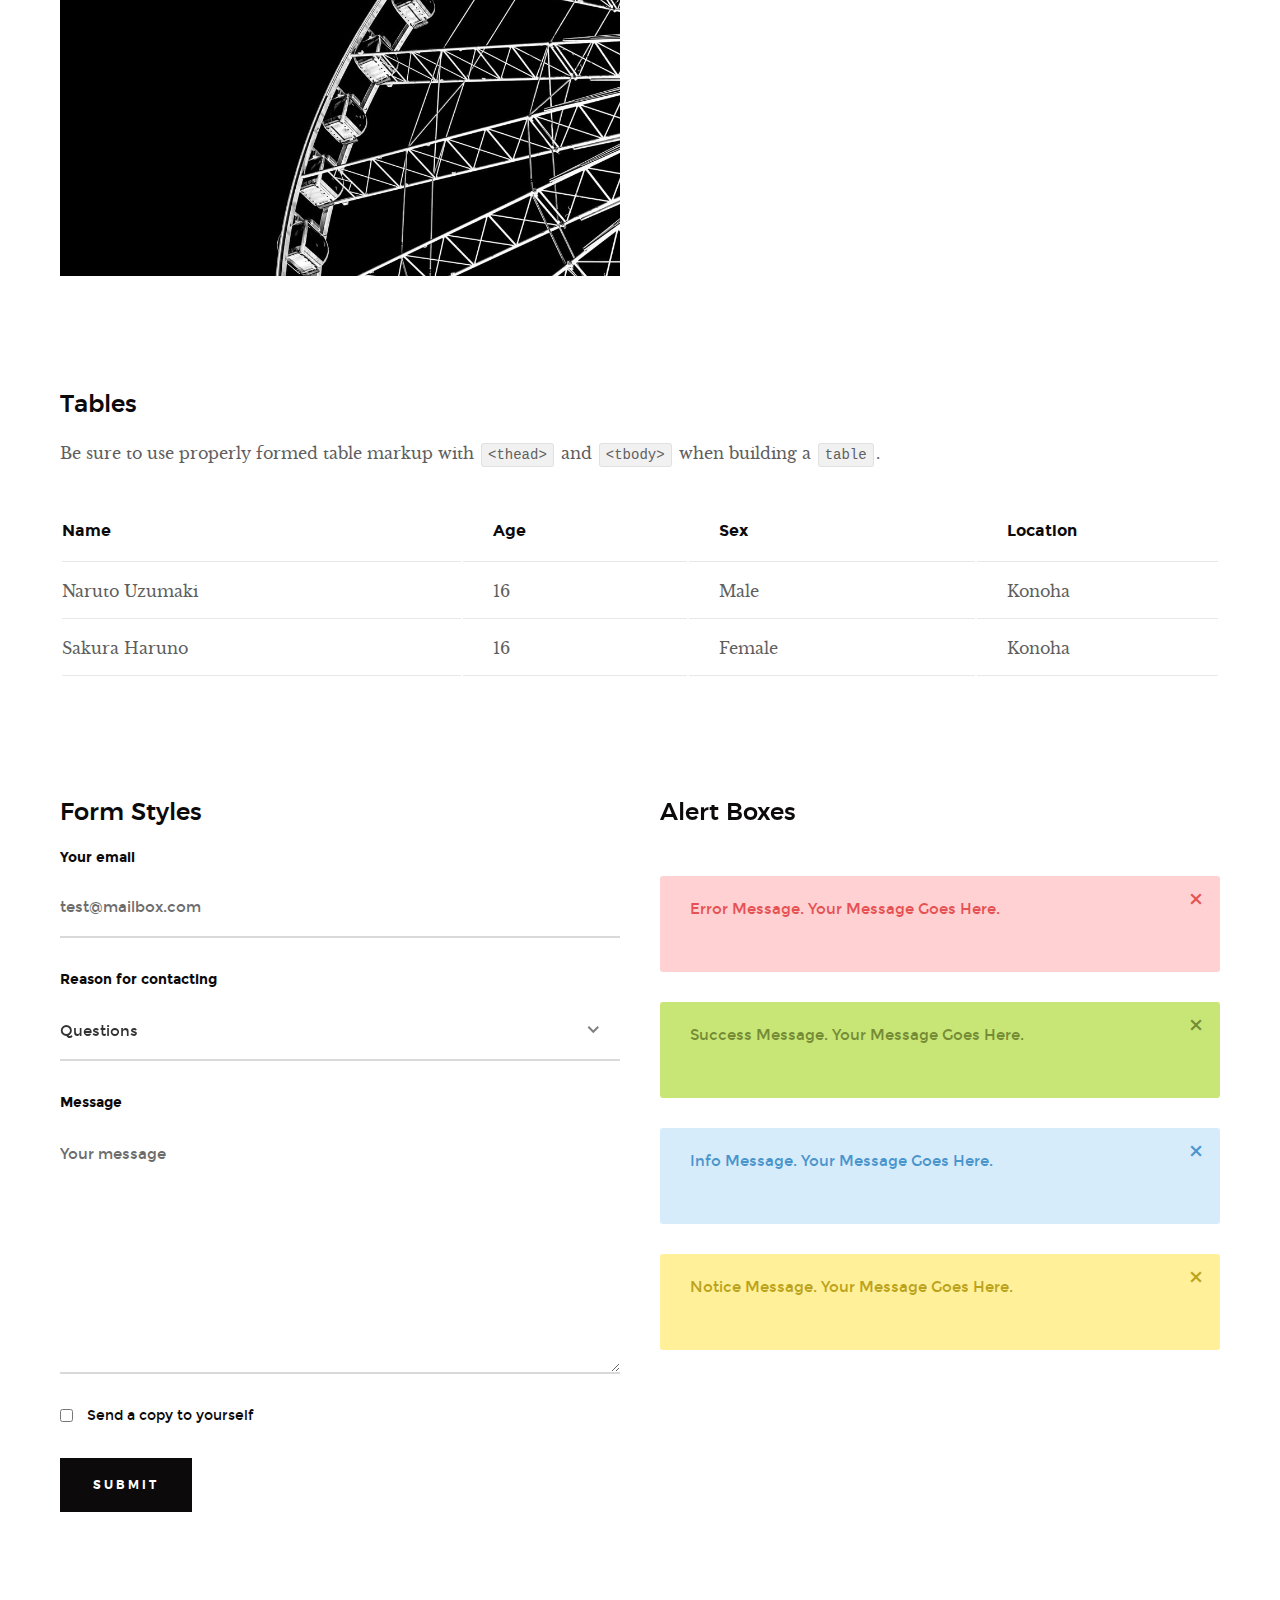
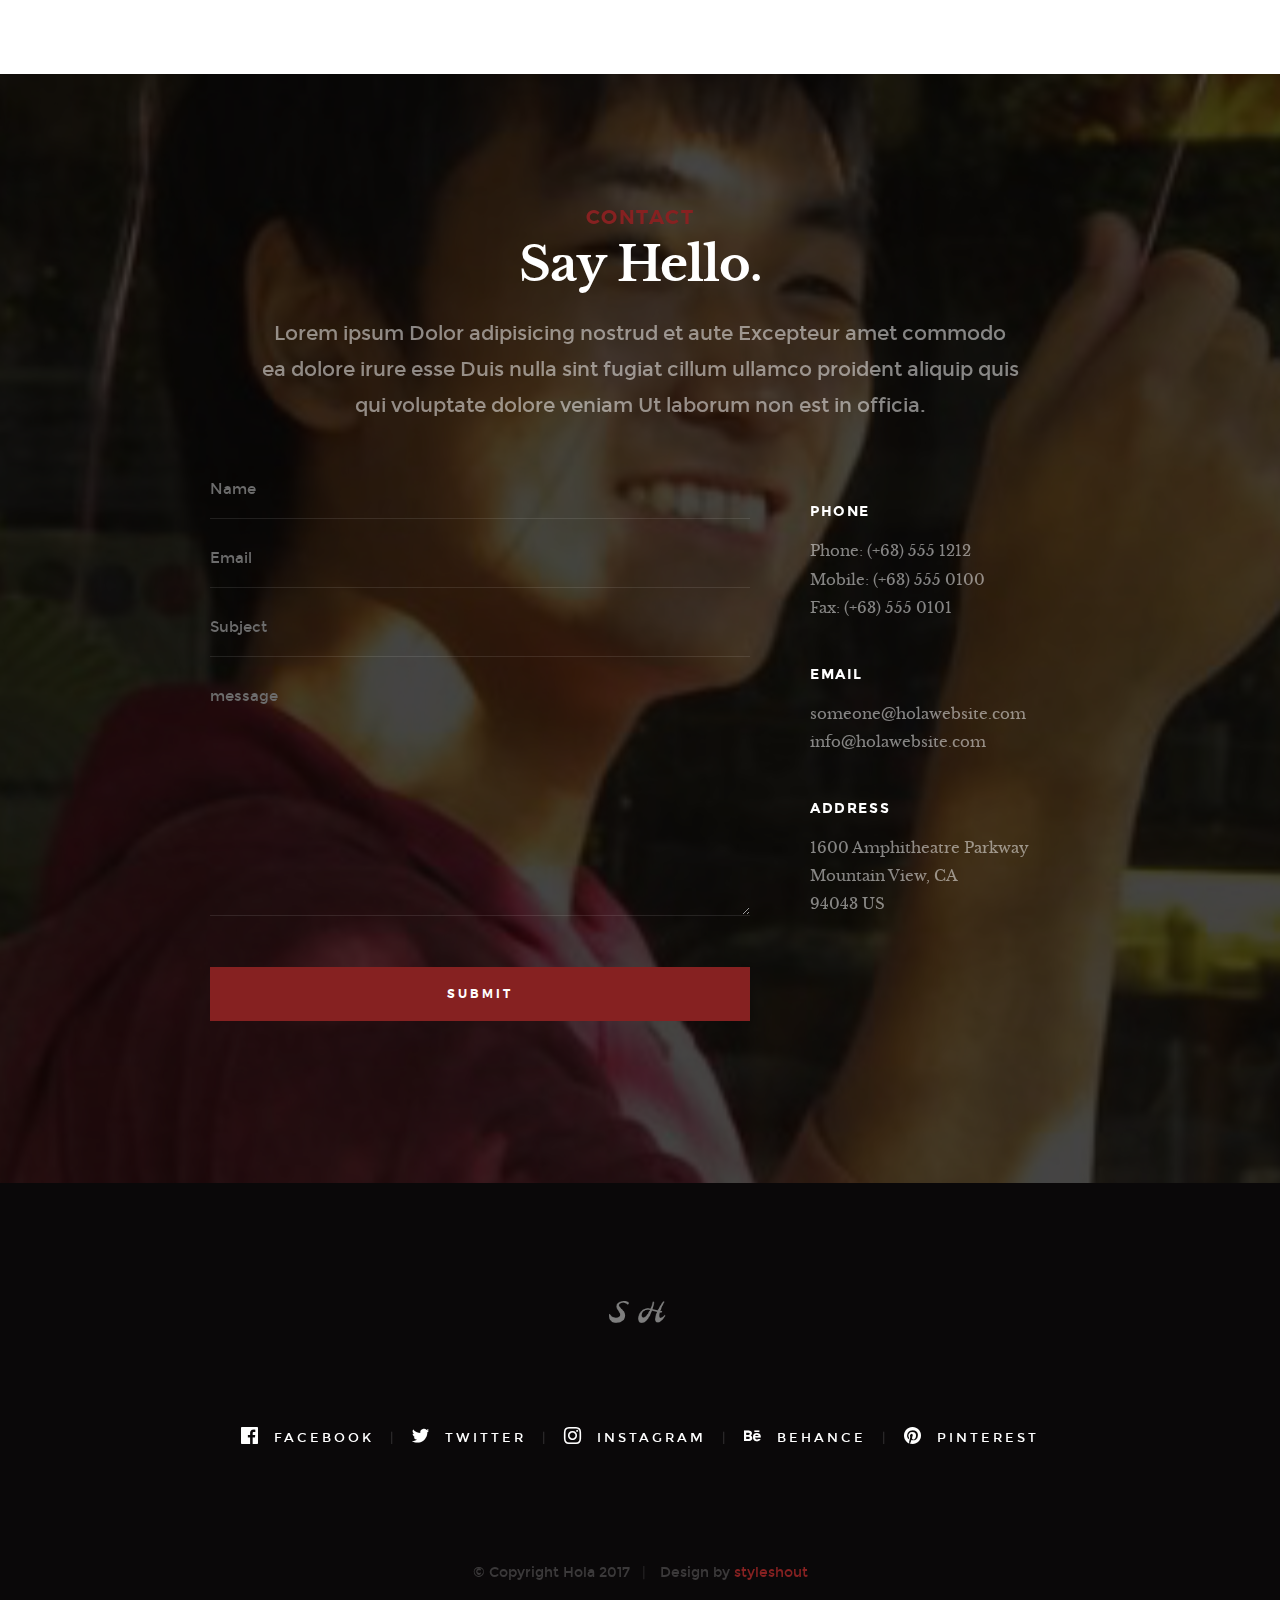
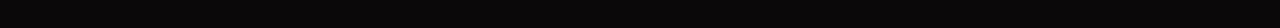
<file: styles.html>
<!DOCTYPE html>
<!--[if lt IE 9 ]><html class="no-js oldie" lang="en"> <![endif]-->
<!--[if IE 9 ]><html class="no-js oldie ie9" lang="en"> <![endif]-->
<!--[if (gte IE 9)|!(IE)]><!-->
<html class="no-js" lang="en">
<!--<![endif]-->

<head>

    <!--- basic page needs
   ================================================== -->
    <meta charset="utf-8">
    <title>Style Guide - Hola</title>
    <meta name="description" content="">
    <meta name="author" content="">

    <!-- mobile specific metas
   ================================================== -->
    <meta name="viewport" content="width=device-width, initial-scale=1">

    <!-- CSS
   ================================================== -->
    <link rel="stylesheet" href="css/base.css">
    <link rel="stylesheet" href="css/vendor.css">
    <link rel="stylesheet" href="css/main.css">

    <style type="text/css" media="screen">
        .s-styles { 
             background: white;
              padding-top: 15rem;
              padding-bottom: 12rem;
        }
     </style> 

    <!-- script
   ================================================== -->
    <script src="js/modernizr.js"></script>
    <script src="js/pace.min.js"></script>

    <!-- favicons
	================================================== -->
    <link rel="shortcut icon" href="favicon.ico" type="image/x-icon">
    <link rel="icon" href="favicon.ico" type="image/x-icon">

</head>

<body id="top">

    <!-- header
    ================================================== -->
    <header class="s-header">

        <div class="header-logo">
            <a class="site-logo" href="index.html"><img src="images/logo.png" alt="Homepage"></a>
        </div>

        <nav class="header-nav-wrap">
            <ul class="header-nav">
                <li><a href="index.html#home" title="home">Home</a></li>
                <li><a href="index.html#about" title="about">About</a></li>
                <li><a href="index.html#works" title="works">Works</a></li>
                <li class="current"><a href="blog.html" title="blog">Blog</a></li>
                <li><a href="index.html#contact" title="contact">Contact</a></li>	
            </ul>
        </nav>

        <a class="header-menu-toggle" href="#0"><span>Menu</span></a>

   </header> <!-- end s-header -->


   <!-- home
   ================================================== -->
   <section id="home" class="s-home page-hero target-section" data-parallax="scroll" data-image-src="images/hero-bg.jpg" data-natural-width=3000 data-natural-height=2000 data-position-y=center>
    
        <div class="overlay"></div>
        <div class="shadow-overlay"></div>

        <div class="home-content">

            <div class="row home-content__main">

                <h3>Hello There</h3>

                <h1>
                    I am Jonathan Doe. <br>
                    I am a graphic & UI/UX <br>
                    designer based in Somewhere.
                </h1>

                <div class="home-content__buttons">
                    <a href="index.html#works" class="btn btn--stroke">
                        Latest Projects
                    </a>
                    <a href="index.html#about" class="btn btn--stroke">
                        More About Me
                    </a>
                </div>

                <div class="home-content__scroll">
                    <a href="#styles" class="smoothscroll scroll-link">
                        <span>Scroll Down</span>
                    </a>
                </div>

            </div>

        </div> <!-- end home-content -->

        <ul class="home-social">
            <li>
                <a href="#"><i class="im im-facebook" aria-hidden="true"></i><span>Facebook</span></a>
            </li>
            <li>
                <a href="#"><i class="im im-twitter" aria-hidden="true"></i><span>Twiiter</span></a>
            </li>
            <li>
                <a href="#"><i class="im im-instagram" aria-hidden="true"></i><span>Instagram</span></a>
            </li>
            <li>
                <a href="#"><i class="im im-behance" aria-hidden="true"></i><span>Behance</span></a>
            </li>
            <li>
                <a href="#"><i class="im im-pinterest" aria-hidden="true"></i><span>Pinterest</span></a>
            </li>
        </ul> 
        <!-- end home-social -->

    </section> <!-- end s-home -->


    <!-- styles
    ================================================== -->
    <section id="styles" class="s-styles">
    
        <div class="row narrow section-intro add-bottom text-center">

            <div class="col-twelve tab-full">

                <h1>Style Guide.</h1>

                <p class="lead">Lorem ipsum Officia elit ad tempor dolore est ex incididunt incididunt occaecat culpa deserunt sunt labore in cillum ullamco magna in Excepteur consequat in reprehenderit proident mollit incididunt officia commodo.
                Duis ea officia sed dolor pariatur enim dolore dolore quis incididunt nulla exercitation commodo veniam et ea incididunt.</p>

            </div>

        </div>

        <div class="row">

            <div class="col-six tab-full">

                <h3>Paragraph and Image</h3>

                <p><a href="#"><img width="120" height="120" class="pull-left" alt="sample-image" src="images/sample-image.jpg"></a>
                Lorem ipsum dolor sit amet, consectetuer adipiscing elit. Donec libero. Suspendisse bibendum.Cras id urna. Morbi tincidunt, orci ac convallis aliquam, lectus turpis varius lorem, eu posuere nunc justo tempus leo. Donec mattis, purus nec placerat bibendum, dui pede condimentum odio, ac blandit ante orci ut diam. Cras fringilla magna. Phasellus suscipit, leo a pharetra condimentum, lorem tellus eleifend magna, eget fringilla velit magna id neque posuere nunc justo tempus leo. </p>

                <p>
                Lorem ipsum dolor sit amet, consectetuer adipiscing elit. Donec libero. Suspendisse bibendum. Cras id urna. Morbi tincidunt, orci ac convallis aliquam, lectus turpis varius lorem, eu posuere nunc justo tempus leo. Donec mattis, purus nec placerat bibendum, dui pede condimentumodio, ac blandit ante orci ut diam.	
                </p>

                <p>A <a href="#">link</a>,
                <abbr title="this really isn't a very good description">abbrebation</abbr>,
                <strong>strong text</strong>,
                <em>em text</em>,
                <del>deleted text</del>, and
                <mark>this is a mark text.</mark>
                <code>.code</code>
                </p>

            </div>

            <div class="col-six tab-full">

                <h3>Drop Caps</h3>

                <p class="drop-cap">Far far away, behind the word mountains, far from the countries Vokalia and Consonantia,
                there live the blind texts. Separated they live in Bookmarksgrove right at the coast of the
                Semantics, a large language ocean. A small river named Duden flows by their place and supplies it with the necessary regelialia. Morbi tincidunt, orci ac convallis aliquam, lectus turpis varius lorem, eu	posuere nunc justo tempus leo. Donec mattis, purus nec placerat bibendum, dui pede condimentum odio, ac blandit ante orci ut diam. Cras fringilla magna. Phasellus suscipit, leo a pharetra condimentum, lorem tellus eleifend magna, eget fringilla velit magna id neque.
                </p>

                <h3>Small Print</h3>

                <p>Buy one widget, get one free!
                <small>(While supplies last. Offer expires on the vernal equinox. Not valid in Ohio.)</small>
                </p>

            </div>

        </div> <!-- end row -->

        <div class="row">

            <div class="col-six tab-full">

                <h3>Pull Quotes</h3>

                <aside class="pull-quote">
                    <blockquote>
                    <p>It is a paradisematic country, in which roasted parts of
                    sentences fly into your mouth. Even the all-powerful Pointing has no control about the blind
                    texts it is an almost unorthographic life One day however a small line of blind text by the name
                    of Lorem Ipsum decided to leave for the far World of Grammar.</p>
                    </blockquote>
                </aside>

            </div>

            <div class="col-six tab-full">

                <h3>Block Quotes</h3>

                <blockquote cite="http://where-i-got-my-info-from.com">
                <p>Your work is going to fill a large part of your life, and the only way to be truly satisfied is
                to do what you believe is great work. And the only way to do great work is to love what you do.
                If you haven't found it yet, keep looking. Don't settle. As with all matters of the heart, you'll know when you find it.
                </p>
                <cite>
                   <a href="#">Steve Jobs</a>
                </cite>
                </blockquote>

                <blockquote>
                <p>Good design is as little design as possible.</p>
                <cite>Dieter Rams</cite>
                </blockquote>

            </div>

        </div> <!-- end row -->


        <div class="row half-bottom">

            <div class="col-six tab-full">

                <h3>Example Lists</h3>

                <ol>
                    <li>Here is an example</li>
                    <li>of an ordered list.</li>
                    <li>A parent list item.
                            <ul>
                                <li>one</li>
                                <li>two</li>
                                <li>three</li>
                        </ul>
                        </li>
                        <li>A list item.</li>
                    </ol>

                <ul class="disc">
                    <li>Here is an example</li>
                    <li>of an unordered list.</li>
                </ul>

                <h3>Definition Lists</h3>

                <h5>a) Multi-line Definitions (default) </h5>

                <dl>
                    <dt><strong>This is a term</strong></dt>
                        <dd>this is the definition of that term, which both live in a <code>dl</code>.</dd>
                    <dt><strong>Another Term</strong></dt>
                        <dd>And it gets a definition too, which is this line</dd>
                        <dd>This is a 2<sup>nd</sup> definition for a single term. A <code>dt</code> may be followed by multiple <code>dd</code>s.</dd>
                </dl>

            </div>

            <div class="col-six tab-full">

                <h3>Buttons</h3>

                <p>
                    <a class="btn btn--primary full-width" href="#0">Primary Button</a>
                    <a class="btn full-width" href="#0">Default Button</a>
                    <a class="btn btn--stroke full-width" href="#0">Stroke Button</a>
                </p>

                <h3>Skill Bars</h3>
                
                <ul class="skill-bars">
                    <li>
                    <div class="progress percent90"><span>90%</span></div>
                    <strong>HTML5</strong>
                    </li>
                    <li>
                    <div class="progress percent85"><span>85%</span></div>
                    <strong>CSS3</strong>
                    </li>
                    <li>
                    <div class="progress percent70"><span>70%</span></div>
                    <strong>JQuery</strong>
                    </li>
                    <li>
                    <div class="progress percent95"><span>95%</span></div>
                    <strong>PHP</strong>
                    </li>
                    <li>
                    <div class="progress percent75"><span>75%</span></div>
                    <strong>Wordpress</strong>
                    </li>
                    <li>
                    <div class="progress percent90"><span>90%</span></div>
                    <strong>Angular JS</strong>
                    </li>
                </ul>

            </div>

        </div> <!-- end row -->

        <div class="row half-bottom">

            <div class="col-six tab-full">
                    
                <h1>H1 Heading</h1>
                <p>Doloremque dolor voluptas est sequi omnis. Pariatur ut aut. Sed enim tempora qui veniam qui cum vel. 
                Voluptas odit at vitae minima. In assumenda ut. Voluptatem totam impedit accusantium reiciendis excepturi aut qui accusamus praesentium.</p>

                <h2>H2 Heading</h2>
                <p>Doloremque dolor voluptas est sequi omnis. Pariatur ut aut. Sed enim tempora qui veniam qui cum vel. 
                Voluptas odit at vitae minima. In assumenda ut. Voluptatem totam impedit accusantium reiciendis excepturi aut qui accusamus praesentium.</p>

                <h3>H3 Heading</h3>
                <p>Doloremque dolor voluptas est sequi omnis. Pariatur ut aut. Sed enim tempora qui veniam qui cum vel. 
                Voluptas odit at vitae minima. In assumenda ut. Voluptatem totam impedit accusantium reiciendis excepturi aut qui accusamus praesentium.</p>

            </div>

            <div class="col-six tab-full">
                    
                <h4>H4 Heading</h4>
                <p>Doloremque dolor voluptas est sequi omnis. Pariatur ut aut. Sed enim tempora qui veniam qui cum vel. 
                Voluptas odit at vitae minima. In assumenda ut. Voluptatem totam impedit accusantium reiciendis excepturi aut qui accusamus praesentium.</p>

                <h5>H5 Heading</h5>
                <p>Doloremque dolor voluptas est sequi omnis. Pariatur ut aut. Sed enim tempora qui veniam qui cum vel. 
                Voluptas odit at vitae minima. In assumenda ut. Voluptatem totam impedit accusantium reiciendis excepturi aut qui accusamus praesentium.</p>

                <h6>H6 Heading</h6>
                <p>Doloremque dolor voluptas est sequi omnis. Pariatur ut aut. Sed enim tempora qui veniam qui cum vel. 
                Voluptas odit at vitae minima. In assumenda ut. Voluptatem totam impedit accusantium reiciendis excepturi aut qui accusamus praesentium.</p>

            </div>

        </div>


        <div class="row half-bottom">

            <div class="col-twelve">

                    <h3>Stats Tabs</h3>

                <ul class="stats-tabs">
                    <li><a href="#">1,234 <em>Sasuke</em></a></li>
                    <li><a href="#">567 <em>Hinata</em></a></li>
                    <li><a href="#">23,456 <em>Naruto</em></a></li>
                    <li><a href="#">3,456 <em>Kiba</em></a></li>
                    <li><a href="#">456 <em>Shikamaru</em></a></li>
                    <li><a href="#">26 <em>Sakura</em></a></li>
                    </ul>

            </div>

        </div> <!-- end row -->


        <div class="row half-bottom">

            <div class="col-six tab-full">

                <h3>Responsive Image</h3>
                <p><img src="images/wheel-500.jpg" 
                    srcset="images/wheel-1000.jpg 1000w, 
                    images/wheel-500.jpg 500w" 
                    sizes="(max-width: 1000px) 100vw, 1000px" alt=""></p>

            </div>

            <div class="col-six tab-full">

                <h3>Responsive video</h3>

                <div class="video-container">
                <iframe src="http://player.vimeo.com/video/14592941?title=0&amp;byline=0&amp;portrait=0&amp;color=F64B39" width="500" height="281" frameborder="0" webkitallowfullscreen mozallowfullscreen allowfullscreen></iframe> 
                </div>

            </div>
          
        </div> <!-- end row -->


        <div class="row add-bottom">

            <div class="col-twelve">

                <h3>Tables</h3>
                <p>Be sure to use properly formed table markup with <code>&lt;thead&gt;</code> and <code>&lt;tbody&gt;</code> when building a <code>table</code>.</p>

                <div class="table-responsive">

                    <table>
                            <thead>
                            <tr>
                                <th>Name</th>
                                <th>Age</th>
                                <th>Sex</th>
                                <th>Location</th>
                            </tr>
                            </thead>
                            <tbody>
                            <tr>
                                <td>Naruto Uzumaki</td>
                                <td>16</td>
                                <td>Male</td>
                                <td>Konoha</td>
                            </tr>
                            <tr>
                                <td>Sakura Haruno</td>
                                <td>16</td>
                                <td>Female</td>
                                <td>Konoha</td>
                            </tr>
                            </tbody>
                    </table>

                </div>

            </div>
          
        </div> <!-- end row -->
    

        <div class="row">

            <div class="col-six tab-full">

                <h3>Form Styles</h3>

                <form>
                        <div>
                            <label for="sampleInput">Your email</label>
                            <input class="full-width" type="email" placeholder="test@mailbox.com" id="sampleInput">
                    </div>
                    <div>
                            <label for="sampleRecipientInput">Reason for contacting</label>
                            <div class="ss-custom-select">
                                <select class="full-width" id="sampleRecipientInput">
                                    <option value="Option 1">Questions</option>
                                    <option value="Option 2">Report</option>
                                    <option value="Option 3">Others</option>
                                </select>
                            </div>
                    </div>
                    
                        <label for="exampleMessage">Message</label>
                        <textarea class="full-width" placeholder="Your message" id="exampleMessage"></textarea>

                        <label class="add-bottom">
                            <input type="checkbox">
                            <span class="label-text">Send a copy to yourself</span>
                        </label>
                    
                        <input class="btn--primary" type="submit" value="Submit">

                </form>

            </div>

            <div class="col-six tab-full">

                <h3>Alert Boxes</h3>

                <br>
                
                <div class="alert-box alert-box--error hideit">
                    <p>Error Message. Your Message Goes Here.</p>
                    <i class="im im-x-mark alert-box__close"></i>
                </div><!-- /error -->
                        
                <div class="alert-box alert-box--success hideit">
                    <p>Success Message. Your Message Goes Here.</p>
                    <i class="im im-x-mark alert-box__close"></i>
                </div><!-- /success -->
                        
                <div class="alert-box alert-box--info hideit">
                    <p>Info Message. Your Message Goes Here.</p>
                    <i class="im im-x-mark alert-box__close"></i>
                </div><!-- /info -->
                        
                <div class="alert-box alert-box--notice hideit">
                    <p>Notice Message. Your Message Goes Here.</p>
                    <i class="im im-x-mark alert-box__close"></i>
                </div><!-- /notice -->
            
            </div>

        </div> <!-- end row -->

    </section> <!-- end styles -->


    <!-- s-contact
    ================================================== -->
    <section id="contact" class="s-contact target-section">

        <div class="overlay"></div>

        <div class="row narrow section-intro">
            <div class="col-full">
                <h3>Contact</h3>
                <h1>Say Hello.</h1>
                
                <p class="lead">Lorem ipsum Dolor adipisicing nostrud et aute Excepteur amet commodo ea dolore irure esse Duis nulla sint fugiat cillum ullamco proident aliquip quis qui voluptate dolore veniam Ut laborum non est in officia.</p>
            </div>
        </div>

        <div class="row contact__main">
            <div class="col-eight tab-full contact__form">
                <form name="contactForm" id="contactForm" method="post" action="">
                    <fieldset>
    
                    <div class="form-field">
                        <input name="contactName" type="text" id="contactName" placeholder="Name" value="" minlength="2" required="" aria-required="true" class="full-width">
                    </div>
                    <div class="form-field">
                        <input name="contactEmail" type="email" id="contactEmail" placeholder="Email" value="" required="" aria-required="true" class="full-width">
                    </div>
                    <div class="form-field">
                        <input name="contactSubject" type="text" id="contactSubject" placeholder="Subject" value="" class="full-width">
                    </div>                       
                    <div class="form-field">
                            <textarea name="contactMessage" id="contactMessage" placeholder="message" rows="10" cols="50" required="" aria-required="true" class="full-width"></textarea>
                        </div>                      
                    <div class="form-field">
                        <button class="full-width btn--primary">Submit</button>
                        <div class="submit-loader">
                            <div class="text-loader">Sending...</div>
                            <div class="s-loader">
                                <div class="bounce1"></div>
                                <div class="bounce2"></div>
                                <div class="bounce3"></div>
                            </div>
                        </div>
                    </div>
    
                    </fieldset>
                </form>

                <!-- contact-warning -->
                <div class="message-warning">
                        Something went wrong. Please try again.
                </div> 
            
                <!-- contact-success -->
                <div class="message-success">
                        Your message was sent, thank you!<br>
                </div>
                        
            </div>
            <div class="col-four tab-full contact__infos">
                <h4 class="h06">Phone</h4>
                <p>Phone: (+63) 555 1212<br>
                Mobile: (+63) 555 0100<br>
                Fax: (+63) 555 0101
                </p>

                <h4 class="h06">Email</h4>
                <p>someone@holawebsite.com<br>
                info@holawebsite.com
                </p>

                <h4 class="h06">Address</h4>
                <p>
                1600 Amphitheatre Parkway<br>
                Mountain View, CA<br>
                94043 US
                </p>
            </div>

        </div>

    </section> <!-- end s-contact -->


    <!-- footer
    ================================================== -->
    <footer>
            <div class="row">
                <div class="col-full">
    
                    <div class="footer-logo">
                        <a class="footer-site-logo" href="#0"><img src="images/logo.png" alt="Homepage"></a>
                    </div>
    
                    <ul class="footer-social">
                        <li><a href="#0">
                            <i class="im im-facebook" aria-hidden="true"></i>
                            <span>Facebook</span>
                        </a></li>
                        <li><a href="#0">
                            <i class="im im-twitter" aria-hidden="true"></i>
                            <span>Twitter</span>
                        </a></li>
                        <li><a href="#0">
                            <i class="im im-instagram" aria-hidden="true"></i>
                            <span>Instagram</span>
                        </a></li>
                        <li><a href="#0">
                            <i class="im im-behance" aria-hidden="true"></i>
                            <span>Behance</span>
                        </a></li>
                        <li><a href="#0">
                            <i class="im im-pinterest" aria-hidden="true"></i>
                            <span>Pinterest</span>
                        </a></li>
                    </ul>
                        
                </div>
            </div>
    
            <div class="row footer-bottom">
    
                <div class="col-twelve">
                    <div class="copyright">
                        <span>© Copyright Hola 2017</span> 
                        <span>Design by <a href="https://www.styleshout.com/">styleshout</a></span>	
                    </div>
    
                    <div class="go-top">
                    <a class="smoothscroll" title="Back to Top" href="#top"><i class="im im-arrow-up" aria-hidden="true"></i></a>
                    </div>
                </div>
    
            </div> <!-- end footer-bottom -->
    
        </footer> <!-- end footer -->
    
    
        <div id="preloader"> 
            <div id="loader"></div>
        </div>
    
    
        <!-- Java Script
        ================================================== -->
        <script src="js/jquery-3.2.1.min.js"></script>
        <script src="js/plugins.js"></script>
        <script src="js/main.js"></script>

</body>

</html>
</file>
<file: css/base.css>
/* =================================================================== 
 *
 *  Hola v1.0 Base Stylesheet
 *  10-02-2017
 *  ------------------------------------------------------------------
 *
 *  TOC:
 *  # Normalize
 *  # Basic/base setup styles
 *      ## Media
 *      ## Typography resets
 *      ## links
 *      ## inputs
 *  # grid
 *      ## medium size devices
 *      ## tablets
 *      ## mobile devices
 *      ## small mobile devices
 *  # block grids
 *      ## medium size devices
 *      ## tablets
 *      ## mobile devices
 *      ## small mobile devices
 *  # MISC
 *
 * =================================================================== */


/* ===================================================================
 * # normalize
 * normalize.css v5.0.0 | MIT License | 
 * github.com/necolas/normalize.css
 *
 * ------------------------------------------------------------------- */

html {
    font-family: sans-serif;
    line-height: 1.15;
    -ms-text-size-adjust: 100%;
    -webkit-text-size-adjust: 100%;
}

body {
    margin: 0;
}

article, aside, footer, header, nav, section {
    display: block;
}

h1 {
    font-size: 2em;
    margin: 0.67em 0;
}

figcaption, figure, main {
    display: block;
}

figure {
    margin: 1em 40px;
}

hr {
    box-sizing: content-box;
    height: 0;
    overflow: visible;
}

pre {
    font-family: monospace, monospace;
    font-size: 1em;
}

a {
    background-color: transparent;
    -webkit-text-decoration-skip: objects;
}

a:active, a:hover {
    outline-width: 0;
}

abbr[title] {
    border-bottom: none;
    text-decoration: underline;
    text-decoration: underline dotted;
}

b, strong {
    font-weight: inherit;
}

b, strong {
    font-weight: bolder;
}

code, kbd, samp {
    font-family: monospace, monospace;
    font-size: 1em;
}

dfn {
    font-style: italic;
}

mark {
    background-color: #ff0;
    color: #000;
}

small {
    font-size: 80%;
}

sub, sup {
    font-size: 75%;
    line-height: 0;
    position: relative;
    vertical-align: baseline;
}

sub {
    bottom: -0.25em;
}

sup {
    top: -0.5em;
}

audio, video {
    display: inline-block;
}

audio:not([controls]) {
    display: none;
    height: 0;
}

img {
    border-style: none;
}

svg:not(:root) {
    overflow: hidden;
}

button, input, optgroup, select, textarea {
    font-family: sans-serif;
    font-size: 100%;
    line-height: 1.15;
    margin: 0;
}

button, input {
    overflow: visible;
}

button, select {
    text-transform: none;
}

button, html [type="button"], [type="reset"], [type="submit"] {
    -webkit-appearance: button;
}

button::-moz-focus-inner, [type="button"]::-moz-focus-inner, [type="reset"]::-moz-focus-inner, [type="submit"]::-moz-focus-inner {
    border-style: none;
    padding: 0;
}

button:-moz-focusring, [type="button"]:-moz-focusring, [type="reset"]:-moz-focusring, [type="submit"]:-moz-focusring {
    outline: 1px dotted ButtonText;
}

fieldset {
    border: 1px solid #c0c0c0;
    margin: 0 2px;
    padding: 0.35em 0.625em 0.75em;
}

legend {
    box-sizing: border-box;
    color: inherit;
    display: table;
    max-width: 100%;
    padding: 0;
    white-space: normal;
}

progress {
    display: inline-block;
    vertical-align: baseline;
}

textarea {
    overflow: auto;
}

[type="checkbox"], [type="radio"] {
    box-sizing: border-box;
    padding: 0;
}

[type="number"]::-webkit-inner-spin-button, [type="number"]::-webkit-outer-spin-button {
    height: auto;
}

[type="search"] {
    -webkit-appearance: textfield;
    outline-offset: -2px;
}

[type="search"]::-webkit-search-cancel-button, [type="search"]::-webkit-search-decoration {
    -webkit-appearance: none;
}

::-webkit-file-upload-button {
    -webkit-appearance: button;
    font: inherit;
}

details, menu {
    display: block;
}

summary {
    display: list-item;
}

canvas {
    display: inline-block;
}

template {
    display: none;
}

[hidden] {
    display: none;
}


/* ===================================================================
 * # basic/base setup styles - (_basic.scss)
 *
 * ------------------------------------------------------------------- */

html {
    font-size: 62.5%;
    box-sizing: border-box;
}

*, *::before, *::after {
    box-sizing: inherit;
}

body {
    font-weight: normal;
    line-height: 1;
    word-wrap: break-word;
    text-rendering: optimizeLegibility;
    -webkit-overflow-scrolling: touch;
    -webkit-text-size-adjust: none;
}

body, input, button {
    -moz-osx-font-smoothing: grayscale;
    -webkit-font-smoothing: antialiased;
}


/* ------------------------------------------------------------------- 
 * ## Media - (_basic.scss)
 * ------------------------------------------------------------------- */

img, video {
    max-width: 100%;
    height: auto;
}


/* ------------------------------------------------------------------- 
 * ## Typography resets - (_basic.scss)
 * ------------------------------------------------------------------- */

div, dl, dt, dd, ul, ol, li, h1, h2, h3, h4, h5, h6, pre, form, p, blockquote, th, td {
    margin: 0;
    padding: 0;
}

h1, h2, h3, h4, h5, h6 {
    -webkit-font-smoothing: auto;
    -webkit-font-smoothing: antialiased;
    -webkit-font-variant-ligatures: common-ligatures;
    -moz-font-variant-ligatures: common-ligatures;
    font-variant-ligatures: common-ligatures;
    text-rendering: optimizeLegibility;
}

em, i {
    font-style: italic;
    line-height: inherit;
}

strong, b {
    font-weight: bold;
    line-height: inherit;
}

small {
    font-size: 60%;
    line-height: inherit;
}

ol, ul {
    list-style: none;
}

li {
    display: block;
}


/* ------------------------------------------------------------------- 
 * ## links - (_basic.scss)
 * ------------------------------------------------------------------- */

a {
    text-decoration: none;
    line-height: inherit;
}

a img {
    border: none;
}


/* ------------------------------------------------------------------- 
 * ## inputs - (_basic.scss)
 * ------------------------------------------------------------------- */

fieldset {
    margin: 0;
    padding: 0;
}

input[type="email"], 
input[type="number"], 
input[type="search"], 
input[type="text"], 
input[type="tel"], 
input[type="url"], 
input[type="password"], textarea {
    -webkit-appearance: none;
    -moz-appearance: none;
    -ms-appearance: none;
    -o-appearance: none;
    appearance: none;
}


/* ===================================================================
 * # grid - (_grid.scss)
 *
 * ------------------------------------------------------------------- */

.row {
    width: 94%;
    max-width: 1200px;
    margin: 0 auto;
}

.row:after {
    content: "";
    display: table;
    clear: both;
}

.row .row {
    width: auto;
    max-width: none;
    margin-left: -20px;
    margin-right: -20px;
}


/* column blocks
 * -------------------------------------- */

[class*="col-"] {
    float: left;
}

[class*="col-"] + [class*="col-"].end {
    float: right;
}

[class*="col-"] {
    padding: 0 20px;
}


/* column width classes 
 * -------------------------------------- */

.col-one {
    width: 8.33333%;
}

.col-two, .col-1-6 {
    width: 16.66667%;
}

.col-three, .col-1-4 {
    width: 25%;
}

.col-four, .col-1-3 {
    width: 33.33333%;
}

.col-five {
    width: 41.66667%;
}

.col-six, .col-1-2 {
    width: 50%;
}

.col-seven {
    width: 58.33333%;
}

.col-eight, .col-2-3 {
    width: 66.66667%;
}

.col-nine, .col-3-4 {
    width: 75%;
}

.col-ten, .col-5-6 {
    width: 83.33333%;
}

.col-eleven {
    width: 91.66667%;
}

.col-twelve, .col-full {
    width: 100%;
}


/* ------------------------------------------------------------------- 
 * ## medium size devices - (_grid.scss)
 * ------------------------------------------------------------------- */

@media only screen and (max-width: 1200px) {
    .row .row {
        margin-left: -15px;
        margin-right: -15px;
    }
    [class*="col-"] {
        padding: 0 15px;
    }
    .md-two, .md-1-6 {
        width: 16.66667%;
    }
    .md-one {
        width: 8.33333%;
    }
    .md-three, .md-1-4 {
        width: 25%;
    }
    .md-four, .md-1-3 {
        width: 33.33333%;
    }
    .md-five {
        width: 41.66667%;
    }
    .md-six, .md-1-2 {
        width: 50%;
    }
    .md-seven {
        width: 58.33333%;
    }
    .md-eight, .md-2-3 {
        width: 66.66667%;
    }
    .md-nine, .md-3-4 {
        width: 75%;
    }
    .md-ten, .md-5-6 {
        width: 83.33333%;
    }
    .md-eleven {
        width: 91.66667%;
    }
    .md-twelve, .md-full {
        width: 100%;
    }
}


/* ------------------------------------------------------------------- 
 * ## tablets - (_grid.scss)
 * ------------------------------------------------------------------- */

@media only screen and (max-width: 800px) {
    .row {
        width: 90%;
    }
    .tab-1-4 {
        width: 25%;
    }
    .tab-1-3 {
        width: 33.33333%;
    }
    .tab-1-2 {
        width: 50%;
    }
    .tab-2-3 {
        width: 66.66667%;
    }
    .tab-3-4 {
        width: 75%;
    }
    .tab-full {
        width: 100%;
    }
}


/* ------------------------------------------------------------------- 
 * ## mobile devices - (_grid.scss)
 * ------------------------------------------------------------------- */

@media only screen and (max-width: 600px) {
    .row {
        width: auto;
        padding-left: 25px;
        padding-right: 25px;
    }
    .row .row {
        margin-left: -10px;
        margin-right: -10px;
    }
    [class*="col-"] {
        padding: 0 10px;
    }
    .mob-1-4 {
        width: 25%;
    }
    .mob-1-3 {
        width: 33.33333%;
    }
    .mob-1-2 {
        width: 50%;
    }
    .mob-2-3 {
        width: 66.66667%;
    }
    .mob-3-4 {
        width: 75%;
    }
    .mob-full {
        width: 100%;
    }
}


/* ------------------------------------------------------------------- 
 * ## small mobile devices - (_grid.scss) 
 * ------------------------------------------------------------------- */


/* stack columns on small mobile devices
 * ------------------------------------------------------------------- */

@media only screen and (max-width: 400px) {
    .row .row {
        padding-left: 0;
        padding-right: 0;
        margin-left: 0;
        margin-right: 0;
    }
    [class*="col-"] {
        width: 100% !important;
        float: none !important;
        clear: both !important;
        margin-left: 0;
        margin-right: 0;
        padding: 0;
    }
    [class*="col-"] + [class*="col-"].end {
        float: none;
    }
}


/* ===================================================================
 * # block grids - (_grid.scss)
 * ------------------------------------------------------------------- */


/*   Equally-sized columns define at row level
 * ------------------------------------------------------------------- */

[class*="block-"]:after {
    content: "";
    display: table;
    clear: both;
}

.block-1-6 .col-block {
    width: 16.66667%;
}

.block-1-5 .col-block {
    width: 20%;
}

.block-1-4 .col-block {
    width: 25%;
}

.block-1-3 .col-block {
    width: 33.33333%;
}

.block-1-2 .col-block {
    width: 50%;
}


/**
 * Clearing for block grid columns. Allow columns with 
 * different heights to align properly.
 */

.block-1-6 .col-block:nth-child(6n+1), 
.block-1-5 .col-block:nth-child(5n+1), 
.block-1-4 .col-block:nth-child(4n+1), 
.block-1-3 .col-block:nth-child(3n+1), 
.block-1-2 .col-block:nth-child(2n+1) {
    clear: both;
}


/* ------------------------------------------------------------------- 
 * ## medium size devices - (_grid.scss)
 * ------------------------------------------------------------------- */

@media only screen and (max-width: 1200px) {
    .block-m-1-6 .col-block {
        width: 16.66667%;
    }
    .block-m-1-5 .col-block {
        width: 20%;
    }
    .block-m-1-4 .col-block {
        width: 25%;
    }
    .block-m-1-3 .col-block {
        width: 33.33333%;
    }
    .block-m-1-2 .col-block {
        width: 50%;
    }
    .block-m-full .col-block {
        width: 100%;
        clear: both;
    }
    [class*="block-m-"] .bgrid:nth-child(n) {
        clear: none;
    }
    .block-m-1-6 .col-block:nth-child(6n+1), 
    .block-m-1-5 .col-block:nth-child(5n+1), 
    .block-m-1-4 .col-block:nth-child(4n+1), 
    .block-m-1-3 .col-block:nth-child(3n+1), 
    .block-m-1-2 .col-block:nth-child(2n+1) {
        clear: both;
    }
}


/* ------------------------------------------------------------------- 
 * ## tablets - (_grid.scss)
 * ------------------------------------------------------------------- */

@media only screen and (max-width: 800px) {
    .block-tab-1-6 .col-block {
        width: 16.66667%;
    }
    .block-tab-1-5 .col-block {
        width: 20%;
    }
    .block-tab-1-4 .col-block {
        width: 25%;
    }
    .block-tab-1-3 .col-block {
        width: 33.33333%;
    }
    .block-tab-1-2 .col-block {
        width: 50%;
    }
    .block-tab-full .col-block {
        width: 100%;
        clear: both;
    }
    [class*="block-tab-"] .bgrid:nth-child(n) {
        clear: none;
    }
    .block-tab-1-6 .col-block:nth-child(6n+1), 
    .block-tab-1-6 .col-block:nth-child(5n+1), 
    .block-tab-1-4 .col-block:nth-child(4n+1), 
    .block-tab-1-3 .col-block:nth-child(3n+1), 
    .block-tab-1-2 .col-block:nth-child(2n+1) {
        clear: both;
    }
}


/* ------------------------------------------------------------------- 
 * ## mobile devices - (_grid.scss)
 * ------------------------------------------------------------------- */

@media only screen and (max-width: 600px) {
    .block-mob-1-6 .col-block {
        width: 16.66667%;
    }
    .block-mob-1-5 .col-block {
        width: 20%;
    }
    .block-mob-1-4 .col-block {
        width: 25%;
    }
    .block-mob-1-3 .col-block {
        width: 33.33333%;
    }
    .block-mob-1-2 .col-block {
        width: 50%;
    }
    .block-mob-full .col-block {
        width: 100%;
        clear: both;
    }
    [class*="block-mob-"] .bgrid:nth-child(n) {
        clear: none;
    }
    .block-mob-1-6 .col-block:nth-child(6n+1), 
    .block-mob-1-5 .col-block:nth-child(5n+1), 
    .block-mob-1-4 .col-block:nth-child(4n+1), 
    .block-mob-1-3 .col-block:nth-child(3n+1), 
    .block-mob-1-2 .col-block:nth-child(2n+1) {
        clear: both;
    }
}


/* ------------------------------------------------------------------- 
 * ## small mobile devices - (_grid.scss) 
 * ------------------------------------------------------------------- */


/* stack columns on small mobile devices
 * ------------------------------------------------------------------- */

@media only screen and (max-width: 400px) {
    .stack .col-block {
        width: 100% !important;
        float: none !important;
        clear: both !important;
        margin-left: 0;
        margin-right: 0;
    }
}


/* ===================================================================
 * # MISC  - (_grid.scss)
 *
 * ------------------------------------------------------------------- */

.group:after {
    content: "";
    display: table;
    clear: both;
}


/* Misc Helper Styles
 * -------------------------------------- */

.is-hidden {
    display: none;
}

.is-invisible {
    visibility: hidden;
}

.antialiased {
    -webkit-font-smoothing: antialiased;
    -moz-osx-font-smoothing: grayscale;
}

.overflow-hidden {
    overflow: hidden;
}

.remove-bottom {
    margin-bottom: 0;
}

.half-bottom {
    margin-bottom: 1.5rem !important;
}

.add-bottom {
    margin-bottom: 3rem !important;
}

.no-border {
    border: none;
}

.full-width {
    width: 100%;
}

.text-center {
    text-align: center;
}

.text-left {
    text-align: left;
}

.text-right {
    text-align: right;
}

.pull-left {
    float: left;
}

.pull-right {
    float: right;
}

.align-center {
    margin-left: auto;
    margin-right: auto;
    text-align: center;
}
</file>
<file: css/vendor.css>
/* =================================================================== 
 *
 *  Hola v1.0 Vendor/Third Party CSS 
 *  10-02-2017
 *  ------------------------------------------------------------------
 *
 *  TOC:
 *  # Slick slider
 *  # PhotoSwipe Skin
 *  # Prettyprint GitHub Theme
 *
 * =================================================================== */


/* ===================================================================
 * # slick slider
 *
 * ------------------------------------------------------------------- */

.slick-slider {
    position: relative;
    display: block;
    box-sizing: border-box;
    -webkit-touch-callout: none;
    -webkit-user-select: none;
    -khtml-user-select: none;
    -moz-user-select: none;
    -ms-user-select: none;
    user-select: none;
    -ms-touch-action: pan-y;
    touch-action: pan-y;
    -webkit-tap-highlight-color: transparent;
}

.slick-list {
    position: relative;
    overflow: hidden;
    display: block;
    margin: 0;
    padding: 0;
}

.slick-list:focus {
    outline: none;
}

.slick-list.dragging {
    cursor: pointer;
    cursor: hand;
}

.slick-slider .slick-track, .slick-slider .slick-list {
    -webkit-transform: translate3d(0, 0, 0);
    -moz-transform: translate3d(0, 0, 0);
    -ms-transform: translate3d(0, 0, 0);
    -o-transform: translate3d(0, 0, 0);
    transform: translate3d(0, 0, 0);
}

.slick-track {
    position: relative;
    left: 0;
    top: 0;
    display: block;
}

.slick-track:before, .slick-track:after {
    content: "";
    display: table;
}

.slick-track:after {
    clear: both;
}

.slick-loading .slick-track {
    visibility: hidden;
}

.slick-slide {
    float: left;
    height: 100%;
    min-height: 1px;
    display: none;
}

[dir="rtl"] .slick-slide {
    float: right;
}

.slick-slide img {
    display: block;
}

.slick-slide.slick-loading img {
    display: none;
}

.slick-slide.dragging img {
    pointer-events: none;
}

.slick-initialized .slick-slide {
    display: block;
}

.slick-loading .slick-slide {
    visibility: hidden;
}

.slick-vertical .slick-slide {
    display: block;
    height: auto;
    border: 1px solid transparent;
}

.slick-arrow.slick-hidden {
    display: none;
}


/*! PhotoSwipe main CSS by Dmitry Semenov | photoswipe.com | MIT license */


/*
	Styles for basic PhotoSwipe functionality (sliding area, open/close transitions)
*/


/* pswp = photoswipe */

.pswp {
    display: none;
    position: absolute;
    width: 100%;
    height: 100%;
    left: 0;
    top: 0;
    overflow: hidden;
    -ms-touch-action: none;
    touch-action: none;
    z-index: 1500;
    -webkit-text-size-adjust: 100%;
    /* create separate layer, to avoid paint on window.onscroll in webkit/blink */
    -webkit-backface-visibility: hidden;
    outline: none;
}

.pswp * {
    -webkit-box-sizing: border-box;
    box-sizing: border-box;
}

.pswp img {
    max-width: none;
}


/* style is added when JS option showHideOpacity is set to true */

.pswp--animate_opacity {
    /* 0.001, because opacity:0 doesn't trigger Paint action, which causes lag at start of transition */
    opacity: 0.001;
    will-change: opacity;
    /* for open/close transition */
    -webkit-transition: opacity 333ms cubic-bezier(0.4, 0, 0.22, 1);
    transition: opacity 333ms cubic-bezier(0.4, 0, 0.22, 1);
}

.pswp--open {
    display: block;
}

.pswp--zoom-allowed .pswp__img {
    /* autoprefixer: off */
    cursor: -webkit-zoom-in;
    cursor: -moz-zoom-in;
    cursor: zoom-in;
}

.pswp--zoomed-in .pswp__img {
    /* autoprefixer: off */
    cursor: -webkit-grab;
    cursor: -moz-grab;
    cursor: grab;
}

.pswp--dragging .pswp__img {
    /* autoprefixer: off */
    cursor: -webkit-grabbing;
    cursor: -moz-grabbing;
    cursor: grabbing;
}


/*
	Background is added as a separate element.
	As animating opacity is much faster than animating rgba() background-color.
*/

.pswp__bg {
    position: absolute;
    left: 0;
    top: 0;
    width: 100%;
    height: 100%;
    background: #000;
    opacity: 0;
    -webkit-transform: translateZ(0);
    transform: translateZ(0);
    -webkit-backface-visibility: hidden;
    will-change: opacity;
}

.pswp__scroll-wrap {
    position: absolute;
    left: 0;
    top: 0;
    width: 100%;
    height: 100%;
    overflow: hidden;
}

.pswp__container, .pswp__zoom-wrap {
    -ms-touch-action: none;
    touch-action: none;
    position: absolute;
    left: 0;
    right: 0;
    top: 0;
    bottom: 0;
}


/* Prevent selection and tap highlights */

.pswp__container, .pswp__img {
    -webkit-user-select: none;
    -moz-user-select: none;
    -ms-user-select: none;
    user-select: none;
    -webkit-tap-highlight-color: transparent;
    -webkit-touch-callout: none;
}

.pswp__zoom-wrap {
    position: absolute;
    width: 100%;
    -webkit-transform-origin: left top;
    -ms-transform-origin: left top;
    transform-origin: left top;
    /* for open/close transition */
    -webkit-transition: -webkit-transform 333ms cubic-bezier(0.4, 0, 0.22, 1);
    transition: transform 333ms cubic-bezier(0.4, 0, 0.22, 1);
}

.pswp__bg {
    will-change: opacity;
    /* for open/close transition */
    -webkit-transition: opacity 333ms cubic-bezier(0.4, 0, 0.22, 1);
    transition: opacity 333ms cubic-bezier(0.4, 0, 0.22, 1);
}

.pswp--animated-in .pswp__bg, .pswp--animated-in .pswp__zoom-wrap {
    -webkit-transition: none;
    transition: none;
}

.pswp__container, .pswp__zoom-wrap {
    -webkit-backface-visibility: hidden;
}

.pswp__item {
    position: absolute;
    left: 0;
    right: 0;
    top: 0;
    bottom: 0;
    overflow: hidden;
}

.pswp__img {
    position: absolute;
    width: auto;
    height: auto;
    top: 0;
    left: 0;
}


/*
	stretched thumbnail or div placeholder element (see below)
	style is added to avoid flickering in webkit/blink when layers overlap
*/

.pswp__img--placeholder {
    -webkit-backface-visibility: hidden;
}


/*
	div element that matches size of large image
	large image loads on top of it
*/

.pswp__img--placeholder--blank {
    background: #222;
}

.pswp--ie .pswp__img {
    width: 100% !important;
    height: auto !important;
    left: 0;
    top: 0;
}


/*
	Error message appears when image is not loaded
	(JS option errorMsg controls markup)
*/

.pswp__error-msg {
    position: absolute;
    left: 0;
    top: 50%;
    width: 100%;
    text-align: center;
    font-size: 14px;
    line-height: 16px;
    margin-top: -8px;
    color: #CCC;
}

.pswp__error-msg a {
    color: #CCC;
    text-decoration: underline;
}


/* ===================================================================
 * # PhotoSwipe Skin
 *
 * ------------------------------------------------------------------- */


/*
    Contents:

    1. Buttons
    2. Share modal and links
    3. Index indicator ("1 of X" counter)
    4. Caption
    5. Loading indicator
    6. Additional styles (root element, top bar, idle state, hidden state, etc.)
*/


/* -------------------------------------------------------------------
 * ## 1. buttons
 * ------------------------------------------------------------------- */


/* <button> css reset */

.pswp__button {
    width: 44px;
    height: 44px;
    line-height: 1;
    position: relative;
    background: none;
    cursor: pointer;
    overflow: visible;
    -webkit-appearance: none;
    display: block;
    border: 0;
    padding: 0;
    margin: 0;
    float: right;
    opacity: 0.6;
    -webkit-transition: opacity 0.2s;
    transition: opacity 0.2s;
    -webkit-box-shadow: none;
    box-shadow: none;
}

.pswp__button:focus, .pswp__button:hover {
    opacity: 1;
    background-color: transparent;
}

.pswp__button:active {
    outline: none;
    opacity: 0.9;
}

.pswp__button::-moz-focus-inner {
    padding: 0;
    border: 0;
}


/* 
pswp__ui--over-close class it added when mouse is 
over element that should close gallery 
*/

.pswp__ui--over-close .pswp__button--close {
    opacity: 1;
}

.pswp__button, .pswp__button--arrow--left:before, .pswp__button--arrow--right:before {
    background: url(../images/photoswipe/default-skin.png) 0 0 no-repeat;
    background-size: 264px 88px;
    width: 44px;
    height: 44px;
}

@media (-webkit-min-device-pixel-ratio: 1.1), (-webkit-min-device-pixel-ratio: 1.09375), (min-resolution: 105dpi), (min-resolution: 1.1dppx) {
    /* Serve SVG sprite if browser supports SVG and resolution is more than 105dpi */
    .pswp--svg .pswp__button, .pswp--svg .pswp__button--arrow--left:before, .pswp--svg .pswp__button--arrow--right:before {
        background-image: url(images/photoswipe/default-skin.svg);
    }
    .pswp--svg .pswp__button--arrow--left, .pswp--svg .pswp__button--arrow--right {
        background: none;
    }
}

.pswp__button--close {
    background-position: 0 -44px;
}

.pswp__button--share {
    background-position: -44px -44px;
}

.pswp__button--fs {
    display: none;
}

.pswp--supports-fs .pswp__button--fs {
    display: block;
}

.pswp--fs .pswp__button--fs {
    background-position: -44px 0;
}

.pswp__button--zoom {
    display: none;
    background-position: -88px 0;
}

.pswp--zoom-allowed .pswp__button--zoom {
    display: block;
}

.pswp--zoomed-in .pswp__button--zoom {
    background-position: -132px 0;
}


/* no arrows on touch screens */

.pswp--touch .pswp__button--arrow--left, .pswp--touch .pswp__button--arrow--right {
    visibility: hidden;
}


/*
Arrow buttons hit area
(icon is added to :before pseudo-element)
*/

.pswp__button--arrow--left, .pswp__button--arrow--right {
    background: none;
    top: 50%;
    margin-top: -22px;
    width: 30px;
    height: 32px;
    position: absolute;
}

.pswp__button--arrow--left {
    left: 12px;
}

.pswp__button--arrow--right {
    right: 12px;
}

.pswp__button--arrow--left:before, .pswp__button--arrow--right:before {
    content: '';
    top: 0;
    background-color: rgba(0, 0, 0, 0.3);
    height: 30px;
    width: 32px;
    position: absolute;
    border-radius: 3px;
}

.pswp__button--arrow--left:before {
    left: 6px;
    background-position: -138px -44px;
}

.pswp__button--arrow--right:before {
    right: 6px;
    background-position: -94px -44px;
}


/* -------------------------------------------------------------------
 * ## 2. Share modal/popup and links
 * ------------------------------------------------------------------- */

.pswp__counter, .pswp__share-modal {
    -webkit-user-select: none;
    -moz-user-select: none;
    -ms-user-select: none;
    user-select: none;
}

.pswp__share-modal {
    display: block;
    background: rgba(0, 0, 0, 0.5);
    width: 100%;
    height: 100%;
    top: 0;
    left: 0;
    padding: 10px;
    position: absolute;
    z-index: 1600;
    opacity: 0;
    -webkit-transition: opacity 0.25s ease-out;
    transition: opacity 0.25s ease-out;
    -webkit-backface-visibility: hidden;
    will-change: opacity;
}

.pswp__share-modal--hidden {
    display: none;
}

.pswp__share-tooltip {
    z-index: 1620;
    position: absolute;
    background: #FFF;
    top: 56px;
    border-radius: 3px;
    display: block;
    width: auto;
    right: 44px;
    -webkit-box-shadow: 0 2px 5px rgba(0, 0, 0, 0.25);
    box-shadow: 0 2px 5px rgba(0, 0, 0, 0.25);
    -webkit-transform: translateY(6px);
    -ms-transform: translateY(6px);
    transform: translateY(6px);
    -webkit-transition: -webkit-transform 0.25s;
    transition: transform 0.25s;
    -webkit-backface-visibility: hidden;
    will-change: transform;
}

.pswp__share-tooltip a {
    display: block;
    padding: 9px 15px;
    color: #000;
    text-decoration: none;
    font-size: 13px;
    line-height: 18px;
}

.pswp__share-tooltip a:hover {
    text-decoration: none;
    color: #000;
}

.pswp__share-tooltip a:first-child {
    /* round corners on the first/last list item */
    border-radius: 3px 3px 0 0;
}

.pswp__share-tooltip a:last-child {
    border-radius: 0 0 3px 3px;
}

.pswp__share-modal--fade-in {
    opacity: 1;
}

.pswp__share-modal--fade-in .pswp__share-tooltip {
    -webkit-transform: translateY(0);
    -ms-transform: translateY(0);
    transform: translateY(0);
}


/* increase size of share links on touch devices */

.pswp--touch .pswp__share-tooltip a {
    padding: 16px 12px;
}

a.pswp__share--facebook:before {
    content: '';
    display: block;
    width: 0;
    height: 0;
    position: absolute;
    top: -12px;
    right: 15px;
    border: 6px solid transparent;
    border-bottom-color: #FFF;
    -webkit-pointer-events: none;
    -moz-pointer-events: none;
    pointer-events: none;
}

a.pswp__share--facebook:hover {
    background: #3E5C9A;
    color: #FFF;
}

a.pswp__share--facebook:hover:before {
    border-bottom-color: #3E5C9A;
}

a.pswp__share--twitter:hover {
    background: #55ACEE;
    color: #FFF;
}

a.pswp__share--pinterest:hover {
    background: #CCC;
    color: #CE272D;
}

a.pswp__share--download:hover {
    background: #DDD;
}


/* -------------------------------------------------------------------
 * ## 3. Index indicator ("1 of X" counter)
 * ------------------------------------------------------------------- */

.pswp__counter {
    position: absolute;
    left: 6px;
    top: 0;
    height: 44px;
    font-size: 13px;
    line-height: 44px;
    color: #FFF;
    opacity: 0.75;
    padding: 0 10px;
}


/* -------------------------------------------------------------------
 * ## 4. Caption
 * ------------------------------------------------------------------- */

.pswp__caption {
    position: absolute;
    left: 0;
    bottom: 0;
    width: 100%;
    min-height: 45px;
}

.pswp__caption h4 {
    font-size: 1.8rem;
    line-height: 1.333;
    margin: 0 0 .6rem;
    color: #FFFFFF;
}

.pswp__caption small {
    font-size: 11px;
    color: rgba(255, 255, 255, 0.5);
}

.pswp__caption__center {
    text-align: center;
    max-width: 900px;
    margin: 0 auto;
    font-size: 13px;
    padding: 10px;
    line-height: 20px;
    color: rgba(255, 255, 255, 0.5);
}

.pswp__caption--empty {
    display: none;
}


/* Fake caption element, used to calculate height of next/prev image */

.pswp__caption--fake {
    visibility: hidden;
}


/* -------------------------------------------------------------------
 * ## 5. Loading indicator (preloader)
 * You can play with it here - http://codepen.io/dimsemenov/pen/yyBWoR
 * ------------------------------------------------------------------- */

.pswp__preloader {
    width: 44px;
    height: 44px;
    position: absolute;
    top: 0;
    left: 50%;
    margin-left: -22px;
    opacity: 0;
    -webkit-transition: opacity 0.25s ease-out;
    transition: opacity 0.25s ease-out;
    will-change: opacity;
    direction: ltr;
}

.pswp__preloader__icn {
    width: 20px;
    height: 20px;
    margin: 12px;
}

.pswp__preloader--active {
    opacity: 1;
}

.pswp__preloader--active .pswp__preloader__icn {
    /* We use .gif in browsers that don't support CSS animation */
    background: url(..images/photoswipe/preloader.gif) 0 0 no-repeat;
}

.pswp--css_animation .pswp__preloader--active {
    opacity: 1;
}

.pswp--css_animation .pswp__preloader--active .pswp__preloader__icn {
    -webkit-animation: clockwise 500ms linear infinite;
    animation: clockwise 500ms linear infinite;
}

.pswp--css_animation .pswp__preloader--active .pswp__preloader__donut {
    -webkit-animation: donut-rotate 1000ms cubic-bezier(0.4, 0, 0.22, 1) infinite;
    animation: donut-rotate 1000ms cubic-bezier(0.4, 0, 0.22, 1) infinite;
}

.pswp--css_animation .pswp__preloader__icn {
    background: none;
    opacity: 0.75;
    width: 14px;
    height: 14px;
    position: absolute;
    left: 15px;
    top: 15px;
    margin: 0;
}

.pswp--css_animation .pswp__preloader__cut {
    /* 
			The idea of animating inner circle is based on Polymer ("material") loading indicator 
			 by Keanu Lee https://blog.keanulee.com/2014/10/20/the-tale-of-three-spinners.html
		*/
    position: relative;
    width: 7px;
    height: 14px;
    overflow: hidden;
}

.pswp--css_animation .pswp__preloader__donut {
    -webkit-box-sizing: border-box;
    box-sizing: border-box;
    width: 14px;
    height: 14px;
    border: 2px solid #FFF;
    border-radius: 50%;
    border-left-color: transparent;
    border-bottom-color: transparent;
    position: absolute;
    top: 0;
    left: 0;
    background: none;
    margin: 0;
}

@media screen and (max-width: 1024px) {
    .pswp__preloader {
        position: relative;
        left: auto;
        top: auto;
        margin: 0;
        float: right;
    }
}

@-webkit-keyframes clockwise {
    0% {
        -webkit-transform: rotate(0deg);
        transform: rotate(0deg);
    }
    100% {
        -webkit-transform: rotate(360deg);
        transform: rotate(360deg);
    }
}

@keyframes clockwise {
    0% {
        -webkit-transform: rotate(0deg);
        transform: rotate(0deg);
    }
    100% {
        -webkit-transform: rotate(360deg);
        transform: rotate(360deg);
    }
}

@-webkit-keyframes donut-rotate {
    0% {
        -webkit-transform: rotate(0);
        transform: rotate(0);
    }
    50% {
        -webkit-transform: rotate(-140deg);
        transform: rotate(-140deg);
    }
    100% {
        -webkit-transform: rotate(0);
        transform: rotate(0);
    }
}

@keyframes donut-rotate {
    0% {
        -webkit-transform: rotate(0);
        transform: rotate(0);
    }
    50% {
        -webkit-transform: rotate(-140deg);
        transform: rotate(-140deg);
    }
    100% {
        -webkit-transform: rotate(0);
        transform: rotate(0);
    }
}


/* -------------------------------------------------------------------
 * ## 6. additional styles
 * ------------------------------------------------------------------- */


/* root element of UI */

.pswp {
    font-family: "montserrat-regular", sans-serif;
}

.pswp__ui {
    -webkit-font-smoothing: auto;
    visibility: visible;
    opacity: 1;
    z-index: 1550;
}


/* top black bar with buttons and "1 of X" indicator */

.pswp__top-bar {
    position: absolute;
    left: 0;
    top: 0;
    height: 44px;
    width: 100%;
    padding: 0 6px;
}

.pswp__caption, .pswp__top-bar, .pswp--has_mouse .pswp__button--arrow--left, .pswp--has_mouse .pswp__button--arrow--right {
    -webkit-backface-visibility: hidden;
    will-change: opacity;
    -webkit-transition: opacity 333ms cubic-bezier(0.4, 0, 0.22, 1);
    transition: opacity 333ms cubic-bezier(0.4, 0, 0.22, 1);
}


/* pswp--has_mouse class is added only when two subsequent mousemove events occur */

.pswp--has_mouse .pswp__button--arrow--left, .pswp--has_mouse .pswp__button--arrow--right {
    visibility: visible;
}

.pswp__top-bar, .pswp__caption {
    background-color: rgba(0, 0, 0, 0.5);
}


/* pswp__ui--fit class is added when main image "fits" between top bar and bottom bar (caption) */

.pswp__ui--fit .pswp__top-bar, .pswp__ui--fit .pswp__caption {
    background-color: rgba(0, 0, 0, 0.3);
}


/* pswp__ui--idle class is added when mouse isn't moving for several seconds (JS option timeToIdle) */

.pswp__ui--idle .pswp__top-bar {
    opacity: 0;
}

.pswp__ui--idle .pswp__button--arrow--left, .pswp__ui--idle .pswp__button--arrow--right {
    opacity: 0;
}


/*
	pswp__ui--hidden class is added when controls are hidden
	e.g. when user taps to toggle visibility of controls
*/

.pswp__ui--hidden .pswp__top-bar, .pswp__ui--hidden .pswp__caption, .pswp__ui--hidden .pswp__button--arrow--left, .pswp__ui--hidden .pswp__button--arrow--right {
    /* Force paint & create composition layer for controls. */
    opacity: 0.001;
}


/* pswp__ui--one-slide class is added when there is just one item in gallery */

.pswp__ui--one-slide .pswp__button--arrow--left, .pswp__ui--one-slide .pswp__button--arrow--right, .pswp__ui--one-slide .pswp__counter {
    display: none;
}

.pswp__element--disabled {
    display: none !important;
}

.pswp--minimal--dark .pswp__top-bar {
    background: none;
}


/* ===================================================================
 * # Prettyprint GitHub Theme
 *
 * ------------------------------------------------------------------- */

.prettyprint {
    background: #F1F1F1;
    font-family: Menlo, 'Bitstream Vera Sans Mono', 'DejaVu Sans Mono', Monaco, Consolas, monospace;
    font-size: 12px;
    line-height: 1.5;
    border-radius: 3px;
    border: none;
}

.pln {
    color: #333333;
}

@media screen {
    .str {
        color: #dd1144;
    }
    .kwd {
        color: #333333;
    }
    .com {
        color: #999988;
    }
    .typ {
        color: #445588;
    }
    .lit {
        color: #445588;
    }
    .pun {
        color: #333333;
    }
    .opn {
        color: #333333;
    }
    .clo {
        color: #333333;
    }
    .tag {
        color: navy;
    }
    .atn {
        color: teal;
    }
    .atv {
        color: #dd1144;
    }
    .dec {
        color: #333333;
    }
    .var {
        color: teal;
    }
    .fun {
        color: #990000;
    }
}

@media print, projection {
    .str {
        color: #006600;
    }
    .kwd {
        color: #006;
        font-weight: bold;
    }
    .com {
        color: #600;
        font-style: italic;
    }
    .typ {
        color: #404;
        font-weight: bold;
    }
    .lit {
        color: #004444;
    }
    .pun, .opn, .clo {
        color: #444400;
    }
    .tag {
        color: #006;
        font-weight: bold;
    }
    .atn {
        color: #440044;
    }
    .atv {
        color: #006600;
    }
}


/* Specify class=linenums on a pre to get line numbering */

ol.linenums {
    margin-top: 0;
    margin-bottom: 0;
}


/* IE indents via margin-left */

li.L0, li.L1, li.L2, li.L3, li.L4, li.L5, li.L6, li.L7, li.L8, li.L9 {
    /* */
}


/* Alternate shading for lines */

li.L1, li.L3, li.L5, li.L7, li.L9 {
    /* */
}
</file>
<file: css/main.css>
/* =================================================================== 
 *
 *  Hola v1.0 Main Stylesheet
 *  10-02-2017
 *  ------------------------------------------------------------------
 *
 *  TOC:
 *  # webfonts and iconfonts
 *  # base style overrides
 *      ## links
 *  # typography & general theme styles
 *      ## lists
 *      ## responsive video container
 *      ## floated image
 *      ## tables
 *      ## spacing
 *      ## pace.js styles - minimal
 *  # forms
 *      ## style placeholder text
 *      ## Change Autocomplete styles in Chrome
 *  # buttons
 *  # additional components
 *      ## alert box
 *      ## additional typo styles
 *      ## skillbars
 *  # common and reusable theme styles 
 *      ## section intro
 *      ## blog-list
 *  # header styles
 *      ## header logo
 *      ## mobile menu toggle
 *      ## navigation
 *  # home
 *      ## home content
 *      ## home social
 *      ## home animations
 *  # about
 *      ## timeline
 *  # works
 *      ## bricks/masonry
 *  # testimonials
 *  # blog
 *  # cta
 *  # stats
 *  # contact
 *  # footer
 *      ## go to top
 *  # blog styles
 *      ## blog page header
 *      ## blog content
 *      ## comments
 *
 * =================================================================== */


/* ===================================================================
 * # webfonts and iconfonts - (_document-setup.scss)
 *
 * ------------------------------------------------------------------- */

@import url("iconic/css/iconmonstr-iconic-font.min.css");
@import url("fonts.css");



/* ===================================================================
 * # base style overrides - (_document-setup.scss)
 *
 * ------------------------------------------------------------------- */

html {
    font-size: 10px;
}

@media only screen and (max-width: 400px) {
    html {
        font-size: 9.375px;
    }
}

html, body {
    height: 100%;
}

body {
    background: #0a0809;
    font-family: "librebaskerville-regular", serif;
    font-size: 1.6rem;
    line-height: 1.875;
    color: #5f5f5f;
    margin: 0;
    padding: 0;
}


/* ------------------------------------------------------------------- 
 * ## links - (_document-setup.scss) 
 * ------------------------------------------------------------------- */

a {
    color: #862121;
    -webkit-transition: all 0.3s ease-in-out;
    transition: all 0.3s ease-in-out;
}

a:hover, a:focus, a:active {
    color: #191A3F;
}

a:focus {
    outline: none;
}



/* ===================================================================
 * # typography & general theme styles - (_document-setup.scss) 
 * 
 * ------------------------------------------------------------------- */

h1, h2, h3, h4, h5, h6, .h01, .h02, .h03, .h04, .h05, .h06 {
    font-family: "montserrat-medium", sans-serif;
    color: #0D0A0B;
    font-style: normal;
    font-weight: normal;
    text-rendering: optimizeLegibility;
}

h1, .h01, h2, .h02, h3, .h03, h4, .h04 {
    margin-top: 6rem;
    margin-bottom: 1.8rem;
}

@media only screen and (max-width: 600px) {
    h1, .h01, h2, .h02, h3, .h03, h4, .h04 {
        margin-top: 5.1rem;
    }
}

h5, .h05, h6, .h06 {
    margin-top: 4.2rem;
    margin-bottom: 1.5rem;
}

@media only screen and (max-width: 600px) {
    h5, .h05, h6, .h06 {
        margin-top: 3.6rem;
        margin-bottom: 0.9rem;
    }
}

h1, .h01 {
    font-family: "montserrat-bold", sans-serif;
    font-size: 3.6rem;
    line-height: 1.25;
    letter-spacing: -.1rem;
}

@media only screen and (max-width: 600px) {
    h1, .h01 {
        font-size: 3.3rem;
        letter-spacing: -.07rem;
    }
}

h2, .h02 {
    font-size: 3rem;
    line-height: 1.3;
}

h3, .h03 {
    font-size: 2.4rem;
    line-height: 1.25;
}

h4, .h04 {
    font-size: 2.1rem;
    line-height: 1.286;
}

h5, .h05 {
    font-size: 1.6rem;
    line-height: 1.3125;
}

h6, .h06 {
    font-family: "montserrat-bold", sans-serif;
    font-size: 1.4rem;
    line-height: 1.5;
    text-transform: uppercase;
    letter-spacing: .16rem;
}

p img {
    margin: 0;
}

p.lead {
    font-family: "montserrat-regular", sans-serif;
    font-size: 2rem;
    line-height: 1.8;
    margin-bottom: 3.6rem;
    color: #0D0A0B;
}

@media only screen and (max-width: 800px) {
    p.lead {
        font-size: 1.8rem;
    }
}

em, i, strong, b {
    font-size: inherit;
    line-height: inherit;
    font-style: normal;
    font-weight: normal;
}

em, i {
    font-family: "librebaskerville-italic", serif;
}

strong, b {
    font-family: "librebaskerville-bold", serif;
}

small {
    font-size: 1.2rem;
    line-height: inherit;
}

blockquote {
    margin: 3.9rem 0;
    padding-left: 4.5rem;
    position: relative;
}

blockquote:before {
    content: "\201C";
    font-size: 10rem;
    line-height: 0px;
    margin: 0;
    color: rgba(0, 0, 0, 0.15);
    font-family: arial, sans-serif;
    position: absolute;
    top: 3.6rem;
    left: 0;
}

blockquote p {
    font-family: "montserrat-regular", sans-serif;
    padding: 0;
    font-size: 2.1rem;
    line-height: 1.857;
    color: #0D0A0B;
}

blockquote cite {
    display: block;
    font-family: "montserrat-regular", sans-serif;
    font-size: 1.4rem;
    font-style: normal;
    line-height: 1.5;
}

blockquote cite:before {
    content: "\2014 \0020";
}

blockquote cite a, blockquote cite a:visited {
    color: #6c6c6c;
    border: none;
}

abbr {
    font-family: "librebaskerville-bold", serif;
    font-variant: small-caps;
    text-transform: lowercase;
    letter-spacing: .05rem;
    color: #6c6c6c;
}

var, kbd, samp, code, pre {
    font-family: Consolas, "Andale Mono", Courier, "Courier New", monospace;
}

pre {
    padding: 2.4rem 3rem 3rem;
    background: #F1F1F1;
    overflow-x: auto;
}

code {
    font-size: 1.4rem;
    margin: 0 .2rem;
    padding: .3rem .6rem;
    white-space: nowrap;
    background: #F1F1F1;
    border: 1px solid #E1E1E1;
    border-radius: 3px;
}

pre > code {
    display: block;
    white-space: pre;
    line-height: 2;
    padding: 0;
    margin: 0;
}

pre.prettyprint > code {
    border: none;
}

del {
    text-decoration: line-through;
}

abbr[title], dfn[title] {
    border-bottom: 1px dotted;
    cursor: help;
    text-decoration: none;
}

mark {
    background: #ffd900;
    color: #000000;
}

hr {
    border: solid rgba(0, 0, 0, 0.1);
    border-width: 1px 0 0;
    clear: both;
    margin: 2.4rem 0 1.5rem;
    height: 0;
}


/* ------------------------------------------------------------------- 
 * ## Lists - (_document-setup.scss)  
 * ------------------------------------------------------------------- */

ol {
    list-style: decimal;
}

ul {
    list-style: disc;
}

li {
    display: list-item;
}

ol, ul {
    margin-left: 1.7rem;
}

ul li {
    padding-left: .4rem;
}

ul ul, ul ol, ol ol, ol ul {
    margin: .6rem 0 .6rem 1.7rem;
}

ul.disc li {
    display: list-item;
    list-style: none;
    padding: 0 0 0 .8rem;
    position: relative;
}

ul.disc li::before {
    content: "";
    display: inline-block;
    width: 8px;
    height: 8px;
    border-radius: 50%;
    background: #862121;
    position: absolute;
    left: -17px;
    top: 11px;
    vertical-align: middle;
}

dt {
    margin: 0;
    color: #862121;
}

dd {
    margin: 0 0 0 2rem;
}


/* ------------------------------------------------------------------- 
 * ## responsive video container - (_document-setup)
 * ------------------------------------------------------------------- */

.video-container {
    position: relative;
    padding-bottom: 56.25%;
    height: 0;
    overflow: hidden;
}

.video-container iframe, 
.video-container object, 
.video-container embed, 
.video-container video {
    position: absolute;
    top: 0;
    left: 0;
    width: 100%;
    height: 100%;
}


/* ------------------------------------------------------------------- 
 * ## floated image - (_document-setup)  
 * ------------------------------------------------------------------- */

img.pull-right {
    margin: 1.5rem 0 0 3rem;
}

img.pull-left {
    margin: 1.5rem 3rem 0 0;
}


/* ------------------------------------------------------------------- 
 * ## tables - (_document-setup.scss)  
 * ------------------------------------------------------------------- */

table {
    border-width: 0;
    width: 100%;
    max-width: 100%;
    font-family: "librebaskerville-regular", serif;
}

th, td {
    padding: 1.5rem 3rem;
    text-align: left;
    border-bottom: 1px solid #E8E8E8;
}

th {
    color: #0D0A0B;
    font-family: "montserrat-bold", sans-serif;
}

td {
    line-height: 1.5;
}

th:first-child, td:first-child {
    padding-left: 0;
}

th:last-child, td:last-child {
    padding-right: 0;
}

.table-responsive {
    overflow-x: auto;
    -webkit-overflow-scrolling: touch;
}


/* ------------------------------------------------------------------- 
 * ## Spacing - (_document-setup.scss)  
 * ------------------------------------------------------------------- */

button, .btn {
    margin-bottom: 1.2rem;
}

fieldset {
    margin-bottom: 1.5rem;
}

input, 
textarea, 
select, 
pre, 
blockquote, 
figure, 
table, 
p, 
ul, 
ol, 
dl, 
form, 
.video-container, 
.ss-custom-select {
    margin-bottom: 3rem;
}


/* ------------------------------------------------------------------- 
 * ## pace.js styles - minimal  - (_document-setup.scss)
 * ------------------------------------------------------------------- */

.pace {
    -webkit-pointer-events: none;
    pointer-events: none;
    -webkit-user-select: none;
    -moz-user-select: none;
    user-select: none;
}

.pace-inactive {
    display: none;
}

.pace .pace-progress {
    background: #862121;
    position: fixed;
    z-index: 900;
    top: 0;
    right: 100%;
    width: 100%;
    height: 4px;
}

.oldie .pace {
    display: none;
}



/* ===================================================================
 * preloader - (_preloader-2.scss)
 *
 * ------------------------------------------------------------------- */

#preloader {
    position: fixed;
    top: 0;
    left: 0;
    right: 0;
    bottom: 0;
    background: #0F1215;
    z-index: 800;
    height: 100%;
    width: 100%;
}

.no-js #preloader, .oldie #preloader {
    display: none;
}

#loader {
    position: absolute;
    left: 50%;
    top: 50%;
    width: 60px;
    height: 60px;
    margin-left: -30px;
    margin-top: -30px;
    padding: 0;
    background-color: #862121;
    border-radius: 100%;
    -webkit-animation: sk-scaleout 1.0s infinite ease-in-out;
    animation: sk-scaleout 1.0s infinite ease-in-out;
}

@-webkit-keyframes sk-scaleout {
    0% {
        -webkit-transform: scale(0);
    }
    100% {
        -webkit-transform: scale(1);
        opacity: 0;
    }
}

@keyframes sk-scaleout {
    0% {
        -webkit-transform: scale(0);
        transform: scale(0);
    }
    100% {
        -webkit-transform: scale(1);
        transform: scale(1);
        opacity: 0;
    }
}



/* ===================================================================
 * # forms - (_forms.scss)
 *
 * ------------------------------------------------------------------- */

fieldset {
    border: none;
}

input[type="email"], 
input[type="number"], 
input[type="search"], 
input[type="text"], 
input[type="tel"], 
input[type="url"], 
input[type="password"], 
textarea, select {
    display: block;
    height: 6rem;
    padding: 1.5rem 0;
    border: 0;
    outline: none;
    color: #333333;
    font-family: "montserrat-regular", sans-serif;
    font-size: 1.5rem;
    line-height: 3rem;
    max-width: 100%;
    background: transparent;
    border-bottom: 2px solid rgba(0, 0, 0, 0.15);
    -webkit-transition: all 0.3s ease-in-out;
    transition: all 0.3s ease-in-out;
}

.ss-custom-select {
    position: relative;
    padding: 0;
}

.ss-custom-select select {
    -webkit-appearance: none;
    -moz-appearance: none;
    -ms-appearance: none;
    -o-appearance: none;
    appearance: none;
    text-indent: 0.01px;
    text-overflow: '';
    margin: 0;
    line-height: 3rem;
    vertical-align: middle;
}

.ss-custom-select select option {
    padding-left: 2rem;
    padding-right: 2rem;
}

.ss-custom-select select::-ms-expand {
    display: none;
}

.ss-custom-select::after {
    border-bottom: 2px solid rgba(0, 0, 0, 0.5);
    border-right: 2px solid rgba(0, 0, 0, 0.5);
    content: '';
    display: block;
    height: 8px;
    width: 8px;
    margin-top: -7px;
    pointer-events: none;
    position: absolute;
    right: 2.4rem;
    top: 50%;
    -webkit-transform-origin: 66% 66%;
    -ms-transform-origin: 66% 66%;
    transform-origin: 66% 66%;
    -webkit-transform: rotate(45deg);
    -ms-transform: rotate(45deg);
    transform: rotate(45deg);
    -webkit-transition: all 0.15s ease-in-out;
    transition: all 0.15s ease-in-out;
}


/* IE9 and below */

.oldie .ss-custom-select::after {
    display: none;
}

textarea {
    min-height: 25rem;
}

input[type="email"]:focus, 
input[type="number"]:focus, 
input[type="search"]:focus, 
input[type="text"]:focus, 
input[type="tel"]:focus, 
input[type="url"]:focus, 
input[type="password"]:focus, 
textarea:focus, select:focus {
    color: #000000;
    border-bottom: 2px solid black;
}

label, legend {
    font-family: "montserrat-bold", sans-serif;
    font-size: 1.4rem;
    margin-bottom: .9rem;
    line-height: 1.714;
    color: #0D0A0B;
    display: block;
}

input[type="checkbox"], input[type="radio"] {
    display: inline;
}

label > .label-text {
    display: inline-block;
    margin-left: 1rem;
    font-family: "montserrat-regular", sans-serif;
    line-height: inherit;
}

label > input[type="checkbox"], label > input[type="radio"] {
    margin: 0;
    position: relative;
    top: .15rem;
}


/* ------------------------------------------------------------------- 
 * ## style placeholder text - (_forms.scss)
 * ------------------------------------------------------------------- */

::-webkit-input-placeholder {
    color: #6c6c6c;
}

:-moz-placeholder {
    color: #6c6c6c;
    /* Firefox 18- */
}

::-moz-placeholder {
    color: #6c6c6c;
    /* Firefox 19+ */
}

:-ms-input-placeholder {
    color: #6c6c6c;
}

.placeholder {
    color: #6c6c6c !important;
}


/* ------------------------------------------------------------------- 
 * ## Change Autocomplete styles in Chrome - (_forms.scss)
 * ------------------------------------------------------------------- */

input:-webkit-autofill, input:-webkit-autofill:hover, input:-webkit-autofill:focus input:-webkit-autofill, textarea:-webkit-autofill, textarea:-webkit-autofill:hover textarea:-webkit-autofill:focus, select:-webkit-autofill, select:-webkit-autofill:hover, select:-webkit-autofill:focus {
    -webkit-text-fill-color: #cf3e3e;
    transition: background-color 5000s ease-in-out 0s;
}



/* ===================================================================
 * # buttons - (_buttons.scss)
 *
 * ------------------------------------------------------------------- */

.btn, button, 
input[type="submit"], 
input[type="reset"], 
input[type="button"] {
    display: inline-block;
    font-family: "montserrat-semibold", sans-serif;
    font-size: 1.2rem;
    text-transform: uppercase;
    letter-spacing: .3rem;
    height: 5.4rem;
    line-height: calc(5.4rem - .6rem);
    padding: 0 3rem;
    margin: 0 .3rem 1.2rem 0;
    color: #151515;
    text-decoration: none;
    cursor: pointer;
    text-align: center;
    white-space: nowrap;
    -webkit-transition: all 0.3s ease-in-out;
    transition: all 0.3s ease-in-out;
    background-color: #c5c5c5;
    border: .3rem solid #c5c5c5;
}

.btn:hover, 
button:hover, 
input[type="submit"]:hover, 
input[type="reset"]:hover, 
input[type="button"]:hover, 
.btn:focus, button:focus, 
input[type="submit"]:focus, 
input[type="reset"]:focus, 
input[type="button"]:focus {
    background-color: #b8b8b8;
    border-color: #b8b8b8;
    color: #000000;
    outline: 0;
}


/* button primary
 * ------------------------------------------------- */

.btn.btn--primary, 
button.btn--primary, 
input[type="submit"].btn--primary, 
input[type="reset"].btn--primary, 
input[type="button"].btn--primary {
    background: #0D0A0B;
    border-color: #0D0A0B;
    color: #FFFFFF;
}

.btn.btn--primary:hover, 
button.btn--primary:hover, 
input[type="submit"].btn--primary:hover, 
input[type="reset"].btn--primary:hover, 
input[type="button"].btn--primary:hover, 
.btn.btn--primary:focus, 
button.btn--primary:focus, 
input[type="submit"].btn--primary:focus, 
input[type="reset"].btn--primary:focus, 
input[type="button"].btn--primary:focus {
    background: #862121;
    border-color: #862121;
}


/* button modifiers
 * ------------------------------------------------- */

.btn.full-width, button.full-width {
    width: 100%;
    margin-right: 0;
}

.btn--medium, button.btn--medium {
    height: 5.7rem !important;
    line-height: calc(5.7rem - .6rem) !important;
}

.btn--large, button.btn--large {
    height: 6rem !important;
    line-height: calc(6rem - .6rem) !important;
}

.btn--stroke, button.btn--stroke {
    background: transparent !important;
    border: 0.3rem solid #000000;
    color: #000000;
}

.btn--stroke:hover, button.btn--stroke:hover {
    border: 0.3rem solid #862121;
    color: #862121;
}

.btn--pill, button.btn--pill {
    padding-left: 3rem !important;
    padding-right: 3rem !important;
    border-radius: 1000px !important;
}

button::-moz-focus-inner, input::-moz-focus-inner {
    border: 0;
    padding: 0;
}



/* =================================================================== 
 * # additional components - (_others.scss)
 *
 * ------------------------------------------------------------------- */


/* ------------------------------------------------------------------- 
 * ## alert box - (_alert-box.scss)
 * ------------------------------------------------------------------- */

.alert-box {
    padding: 2.1rem 4rem 2.1rem 3rem;
    position: relative;
    margin-bottom: 3rem;
    border-radius: 3px;
    font-family: "montserrat-regular", sans-serif;
    font-size: 1.5rem;
    line-height: 1.6;
}

.alert-box__close {
    position: absolute;
    right: 1.8rem;
    top: 1.8rem;
    cursor: pointer;
}

.alert-box__close.im {
    font-size: 12px;
}

.alert-box--error {
    background-color: #ffd1d2;
    color: #e65153;
}

.alert-box--success {
    background-color: #c8e675;
    color: #758c36;
}

.alert-box--info {
    background-color: #d7ecfb;
    color: #4a95cc;
}

.alert-box--notice {
    background-color: #fff099;
    color: #bba31b;
}


/* ------------------------------------------------------------------- 
 * ## additional typo styles - (_additional-typo.scss)
 * ------------------------------------------------------------------- */


/* drop cap 
 * ----------------------------------------------- */

.drop-cap:first-letter {
    float: left;
    margin: 0;
    padding: 1.5rem .6rem 0 0;
    font-size: 8.4rem;
    font-family: "montserrat-bold", sans-serif;
    line-height: 6rem;
    text-indent: 0;
    background: transparent;
    color: #000000;
}


/* line definition style 
 * ----------------------------------------------- */

.lining dt, .lining dd {
    display: inline;
    margin: 0;
}

.lining dt + dt:before, .lining dd + dt:before {
    content: "\A";
    white-space: pre;
}

.lining dd + dd:before {
    content: ", ";
}

.lining dd + dd:before {
    content: ", ";
}

.lining dd:before {
    content: ": ";
    margin-left: -0.2em;
}


/* dictionary definition style 
 * ----------------------------------------------- */

.dictionary-style dt {
    display: inline;
    counter-reset: definitions;
}

.dictionary-style dt + dt:before {
    content: ", ";
    margin-left: -0.2em;
}

.dictionary-style dd {
    display: block;
    counter-increment: definitions;
}

.dictionary-style dd:before {
    content: counter(definitions, decimal) ". ";
}


/** 
 * Pull Quotes
 * -----------
 * markup:
 *
 * <aside class="pull-quote">
 *		<blockquote>
 *			<p></p>
 *		</blockquote>
 *	</aside>
 *
 * --------------------------------------------------------------------- */

.pull-quote {
    position: relative;
    padding: 2.1rem 3rem 2.1rem 0px;
}

.pull-quote:before, .pull-quote:after {
    height: 1em;
    position: absolute;
    font-size: 10rem;
    font-family: Arial, Sans-Serif;
    color: rgba(0, 0, 0, 0.15);
}

.pull-quote:before {
    content: "\201C";
    top: -3.6rem;
    left: 0;
}

.pull-quote:after {
    content: '\201D';
    bottom: 3.6rem;
    right: 0;
}

.pull-quote blockquote {
    margin: 0;
}

.pull-quote blockquote:before {
    content: none;
}


/** 
 * Stats Tab
 * ---------
 * markup:
 *
 * <ul class="stats-tabs">
 *		<li><a href="#">[value]<em>[name]</em></a></li>
 *	</ul>
 *
 * Extend this object into your markup.
 *
 * --------------------------------------------------------------------- */

.stats-tabs {
    padding: 0;
    margin: 3rem 0;
}

.stats-tabs li {
    display: inline-block;
    margin: 0 1.5rem 3rem 0;
    padding: 0 1.5rem 0 0;
    border-right: 1px solid rgba(13, 10, 11, 0.15);
}

.stats-tabs li:last-child {
    margin: 0;
    padding: 0;
    border: none;
}

.stats-tabs li a {
    display: inline-block;
    font-size: 2.5rem;
    font-family: "montserrat-semibold", sans-serif;
    border: none;
    color: #151515;
}

.stats-tabs li a:hover {
    color: #862121;
}

.stats-tabs li a em {
    display: block;
    margin: .6rem 0 0 0;
    font-size: 1.4rem;
    font-family: "montserrat-regular", sans-serif;
    color: #6c6c6c;
}


/* ------------------------------------------------------------------- 
 * ## skillbars - (_skillbars.scss)
 * ------------------------------------------------------------------- */

.skill-bars {
    list-style: none;
    margin: 6rem 0 3rem;
}

.skill-bars li {
    height: .6rem;
    background: #c9c9c9;
    width: 100%;
    margin-bottom: 6.9rem;
    padding: 0;
    position: relative;
}

.skill-bars li strong {
    position: absolute;
    left: 0;
    top: -3rem;
    font-family: "montserrat-extrabold", sans-serif;
    color: #0D0A0B;
    text-transform: uppercase;
    letter-spacing: .2rem;
    font-size: 1.4rem;
    line-height: 2.4rem;
}

.skill-bars li .progress {
    background: #000000;
    background-image: linear-gradient(to right, #191A3F, #2d462c);
    position: relative;
    height: 100%;
}

.skill-bars li .progress span {
    position: absolute;
    right: 0;
    top: -3.6rem;
    display: block;
    font-family: "montserrat-regular", sans-serif;
    color: #FFFFFF;
    font-size: 1.1rem;
    line-height: 1;
    background: #000000;
    padding: .6rem .6rem;
    border-radius: 3px;
}

.skill-bars li .progress span::after {
    position: absolute;
    left: 50%;
    bottom: -5px;
    margin-left: -5px;
    border-right: 5px solid transparent;
    border-left: 5px solid transparent;
    border-top: 5px solid #000000;
    content: "";
}

.skill-bars li .percent5 {
    width: 5%;
}

.skill-bars li .percent10 {
    width: 10%;
}

.skill-bars li .percent15 {
    width: 15%;
}

.skill-bars li .percent20 {
    width: 20%;
}

.skill-bars li .percent25 {
    width: 25%;
}

.skill-bars li .percent30 {
    width: 30%;
}

.skill-bars li .percent35 {
    width: 35%;
}

.skill-bars li .percent40 {
    width: 40%;
}

.skill-bars li .percent45 {
    width: 45%;
}

.skill-bars li .percent50 {
    width: 50%;
}

.skill-bars li .percent55 {
    width: 55%;
}

.skill-bars li .percent60 {
    width: 60%;
}

.skill-bars li .percent65 {
    width: 65%;
}

.skill-bars li .percent70 {
    width: 70%;
}

.skill-bars li .percent75 {
    width: 75%;
}

.skill-bars li .percent80 {
    width: 80%;
}

.skill-bars li .percent85 {
    width: 85%;
}

.skill-bars li .percent90 {
    width: 90%;
}

.skill-bars li .percent95 {
    width: 95%;
}

.skill-bars li .percent100 {
    width: 100%;
}



/* ===================================================================
 * # common and reusable theme styles  - (_common-styles.scss)
 *
 * ------------------------------------------------------------------- */

.wide {
    max-width: 1400px;
}

.narrow {
    max-width: 800px;
}


/* ------------------------------------------------------------------- 
 * ## section intro - (_common-styles.scss)
 * ------------------------------------------------------------------- */

.section-intro {
    text-align: center;
    position: relative;
}

.section-intro h1 {
    font-family: "librebaskerville-bold", serif;
    font-size: 4.8rem;
    line-height: 1.375;
    margin-top: 0;
}

.section-intro h3 {
    font-family: "montserrat-semibold", sans-serif;
    font-size: 2rem;
    color: #862121;
    text-transform: uppercase;
    letter-spacing: .15rem;
    margin-top: 0;
    margin-bottom: 0;
}

.section-intro.has-bottom-sep {
    padding-bottom: 1.5rem;
    position: relative;
}

.section-intro.has-bottom-sep::after {
    display: inline-block;
    height: 1px;
    width: 240px;
    background-color: rgba(0, 0, 0, 0.1);
    text-align: center;
}


/* ------------------------------------------------------------------- 
 * responsive:
 * section-intro
 * ------------------------------------------------------------------- */

@media only screen and (max-width: 800px) {
    .section-intro h1 {
        font-size: 4.2rem;
    }
    .section-intro h3 {
        font-size: 1.8rem;
    }
}

@media only screen and (max-width: 600px) {
    .section-intro h1 {
        font-size: 3.6rem;
    }
    .section-intro h3 {
        font-size: 1.7rem;
    }
}

@media only screen and (max-width: 400px) {
    .section-intro h1 {
        font-size: 3.3rem;
    }
    .section-intro h3 {
        font-size: 1.6rem;
    }
}


/* ------------------------------------------------------------------- 
 * ## blog-list - (_common-styles.scss)
 * ------------------------------------------------------------------- */

.blog-list {
    margin-top: 6rem;
    margin-left: 0;
}

.blog-list article {
    margin-bottom: 7.2rem;
}

.blog-list article:nth-child(2n+1) {
    padding-right: 50px;
}

.blog-list article:nth-child(2n+2) {
    padding-left: 50px;
}

.blog-list h2 {
    font-family: "montserrat-medium", sans-serif;
    font-size: 3rem;
    line-height: 1.2;
    margin-top: .3rem;
    margin-bottom: 2.1rem;
    padding-bottom: 2.4rem;
    color: #0D0A0B;
    position: relative;
}

.blog-list h2 a {
    color: #0D0A0B;
}

.blog-list h2::after {
    display: block;
    content: "";
    position: absolute;
    bottom: 0;
    left: 0;
    height: 1px;
    width: 80px;
    background-color: rgba(0, 0, 0, 0.15);
}

.blog-list .blog-date {
    font-family: "montserrat-regular", sans-serif;
    font-size: 1.5rem;
    color: #862121;
}

.blog-list .blog-date a {
    color: #862121;
}

.blog-list .blog-date a:hover, 
.blog-list .blog-date a:focus, 
.blog-list .blog-date a:active {
    color: #000000;
}

.blog-list .blog-cat {
    font-family: "montserrat-medium", sans-serif;
    font-size: 1.3rem;
    text-transform: uppercase;
    letter-spacing: .2rem;
    color: #000000;
    margin-top: -.9rem;
}

.blog-list .blog-cat a {
    color: #000000;
}

.blog-list .blog-cat a:hover, 
.blog-list .blog-cat a:focus, 
.blog-list .blog-cat a:active {
    color: #862121;
}

.blog-list .blog-cat a::after {
    content: ", ";
}

.blog-list .blog-cat a:last-child::after {
    display: none;
}


/* ------------------------------------------------------------------- 
 * responsive:
 * blog-list
 * ------------------------------------------------------------------- */

@media only screen and (max-width: 1200px) {
    .blog-list article:nth-child(2n+1) {
        padding-right: 40px;
    }
    .blog-list article:nth-child(2n+2) {
        padding-left: 40px;
    }
}

@media only screen and (max-width: 800px) {
    .blog-list article:nth-child(n) {
        padding: 0 15px;
    }
}

@media only screen and (max-width: 600px) {
    .blog-list article:nth-child(n) {
        padding: 0;
    }
    .blog-list h2 {
        font-size: 2.7rem;
    }
}



/* ===================================================================
 * # header styles - (_site-layout.scss)
 *
 * ------------------------------------------------------------------- */

.s-header {
    width: 100%;
    height: 72px;
    background-color: transparent;
    position: absolute;
    top: 0;
    z-index: 500;
}

.s-header.offset {
    -webkit-transform: translate3d(0, -100%, 0);
    -ms-transform: translate3d(0, -100%, 0);
    transform: translate3d(0, -100%, 0);
    -webkit-transition: all 1s ease-in-out;
    transition: all 1s ease-in-out;
}

.s-header.scrolling {
    -webkit-transform: translate3d(0, 0, 0);
    -ms-transform: translate3d(0, 0, 0);
    transform: translate3d(0, 0, 0);
}

.s-header.sticky {
    position: fixed;
    top: 0;
    background-color: #000000 !important;
    opacity: 0;
    visibility: hidden;
    z-index: 600;
}

.s-header.sticky .header-logo a {
    margin: 0;
}

.s-header.sticky .header-nav-wrap {
    top: 0;
}

.s-header.sticky.scrolling {
    opacity: 1;
    visibility: visible;
}


/* -------------------------------------------------------------------
 * ## header logo - (_site-layout.css) 
 * ------------------------------------------------------------------- */

.header-logo {
    display: inline-block;
    position: absolute;
    margin: 0;
    padding: 0;
    left: 50px;
    top: 50%;
    -webkit-transform: translateY(-50%);
    -ms-transform: translateY(-50%);
    transform: translateY(-50%);
    z-index: 501;
}

.header-logo a {
    display: block;
    margin: 9px 0 0 0;
    padding: 0;
    outline: 0;
    border: none;
    width: 80px;
    -webkit-transition: all 0.3s ease-in-out;
    transition: all 0.3s ease-in-out;
}


/* ------------------------------------------------------------------- 
 * ## mobile menu toggle - (_site-layout.css) 
 * ------------------------------------------------------------------- */

.header-menu-toggle {
    display: none;
    position: absolute;
    right: 29px;
    top: 18px;
    height: 42px;
    width: 42px;
    line-height: 42px;
    font-family: "montserrat-regular", sans-serif;
    font-size: 1.4rem;
    text-transform: uppercase;
    letter-spacing: .2rem;
    color: rgba(255, 255, 255, 0.5);
    -webkit-transition: all 0.3s ease-in-out;
    transition: all 0.3s ease-in-out;
}

.header-menu-toggle:hover, .header-menu-toggle:focus {
    color: #FFFFFF;
}

.header-menu-toggle span {
    display: block;
    width: 24px;
    height: 2px;
    margin-top: -1px;
    position: absolute;
    left: 9px;
    top: 50%;
    right: auto;
    bottom: auto;
    background-color: white;
    -webkit-transition: all 0.5s ease-in-out;
    transition: all 0.5s ease-in-out;
    font: 0/0 a;
    text-shadow: none;
    color: transparent;
}

.header-menu-toggle span::before, 
.header-menu-toggle span::after {
    content: '';
    width: 100%;
    height: 100%;
    background-color: inherit;
    position: absolute;
    left: 0;
    -webkit-transition: all 0.5s ease-in-out;
    transition: all 0.5s ease-in-out;
}

.header-menu-toggle span::before {
    top: -9px;
}

.header-menu-toggle span::after {
    bottom: -9px;
}

.s-header.sticky .header-menu-toggle {
    top: 12px;
}

.header-menu-toggle.is-clicked span {
    background-color: rgba(255, 255, 255, 0);
    -webkit-transition: all 0.1s ease-in-out;
    transition: all 0.1s ease-in-out;
}

.header-menu-toggle.is-clicked span::before, 
.header-menu-toggle.is-clicked span::after {
    background-color: white;
}

.header-menu-toggle.is-clicked span::before {
    top: 0;
    -webkit-transform: rotate(135deg);
    -ms-transform: rotate(135deg);
    transform: rotate(135deg);
}

.header-menu-toggle.is-clicked span::after {
    bottom: 0;
    -webkit-transform: rotate(225deg);
    -ms-transform: rotate(225deg);
    transform: rotate(225deg);
}


/* ------------------------------------------------------------------- 
 * ## navigation - (_site-layout.scss) 
 * ------------------------------------------------------------------- */

.header-nav-wrap {
    font-family: "montserrat-bold", sans-serif;
    font-size: 11px;
    text-transform: uppercase;
    letter-spacing: .25rem;
    position: absolute;
    top: 9px;
    right: 50px;
}

.header-nav {
    display: inline-block;
    list-style: none;
    margin: 0;
    height: 72px;
}

.header-nav li {
    display: inline-block;
    padding-left: 0;
    margin-right: 2rem;
}

.header-nav li a {
    display: block;
    line-height: 72px;
    color: #FFFFFF;
}

.header-nav li.current a {
    font-family: "montserrat-extrabold", sans-serif;
    color: #af2b2b;
}


/* ------------------------------------------------------------------- 
 * responsive:
 * header
 * ------------------------------------------------------------------- */

@media only screen and (max-width: 800px) {
    .header-logo {
        left: 40px;
    }
    .header-nav-wrap {
        display: none;
        height: auto;
        width: 100%;
        right: auto;
        top: 0;
        left: 0;
        background-color: #000000;
        padding: 120px 40px 21px;
    }
    .header-nav-wrap .header-nav {
        display: block;
        height: auto;
        margin: 0 0 4.2rem 0;
        border-top: 1px solid rgba(255, 255, 255, 0.07);
    }
    .header-nav-wrap .header-nav li {
        display: block;
        margin: 0;
        padding: 0;
        border-bottom: 1px dotted rgba(255, 255, 255, 0.07);
    }
    .header-nav-wrap .header-nav li a {
        padding: 18px 0;
        line-height: 18px;
    }
    .header-menu-toggle {
        display: block;
    }
}


/* -------------------------------------------------------------------
 * make sure the menu is visible on larger screens
 * ------------------------------------------------------------------- */

@media only screen and (min-width: 801px) {
    .header-nav-wrap {
        display: block !important;
    }
}



/* ===================================================================
 * # home - (_site-layout.scss)
 *
 * ------------------------------------------------------------------- */

.s-home {
    width: 100%;
    height: 100%;
    min-height: 786px;
    background-color: transparent;
    position: relative;
    display: table;
}

.s-home .shadow-overlay {
    position: absolute;
    top: 0;
    left: 0;
    width: 100%;
    height: 100%;
    opacity: .8;
    background: -moz-linear-gradient(top, transparent 0%, rgba(0, 0, 0, 0.8) 100%);
    background: -webkit-linear-gradient(top, transparent 0%, rgba(0, 0, 0, 0.8) 100%);
    background: linear-gradient(to bottom, transparent 0%, rgba(0, 0, 0, 0.8) 100%);
    filter: progid: DXImageTransform.Microsoft.gradient( startColorstr='#00000000', endColorstr='#cc000000', GradientType=0);
}

.s-home .overlay {
    position: absolute;
    top: 0;
    left: 0;
    width: 100%;
    height: 100%;
    opacity: .5;
    background-color: #111111;
}

.no-js .s-home {
    background: #0D0A0B;
}


/* ------------------------------------------------------------------- 
 * ## home content - (_site-layout.scss) 
 * ------------------------------------------------------------------- */

.home-content {
    display: table-cell;
    width: 100%;
    height: 100%;
    vertical-align: bottom;
    padding-bottom: 19.2rem;
    position: relative;
}

.home-content h3 {
    font-family: "montserrat-bold", sans-serif;
    font-size: 1.8rem;
    color: #862121;
    text-transform: uppercase;
    letter-spacing: .5rem;
    position: relative;
    padding-left: 80px;
    margin-left: -30px;
    margin-bottom: .6rem;
}

.home-content h3::before {
    display: block;
    content: "";
    width: 60px;
    height: 2px;
    background-color: #862121;
    margin-top: -1.5px;
    position: absolute;
    left: 0;
    top: 50%;
}

.home-content h1 {
    font-family: "librebaskerville-bold", serif;
    color: #FFFFFF;
    font-size: 6rem;
    line-height: 1.35;
    margin-top: 0;
}

.home-content__main {
    padding-right: 300px;
    position: relative;
}

.home-content__buttons {
    position: absolute;
    right: 0;
    bottom: 2.1rem;
    text-align: center;
}

.home-content__buttons .btn {
    display: block;
    width: 210px;
    border-color: #FFFFFF;
    color: #FFFFFF;
    margin: 1.5rem 0 0 0;
    letter-spacing: .25rem;
    -webkit-transition: all 0.5s ease-in-out;
    transition: all 0.5s ease-in-out;
}

.home-content__buttons .btn:hover, 
.home-content__buttons .btn:focus {
    background: #FFFFFF !important;
    color: #000000;
}

.home-content__scroll {
    position: absolute;
    left: .6rem;
    bottom: -13.2rem;
}

.home-content__scroll a {
    font-family: "montserrat-semibold", sans-serif;
    font-size: 1.1rem;
    text-transform: uppercase;
    letter-spacing: .3rem;
    color: #FFFFFF;
    position: relative;
    display: inline-block;
    line-height: 3rem;
    padding-right: 2rem;
}

.home-content__scroll a::after {
    border-bottom: 2px solid #922424;
    border-right: 2px solid #922424;
    content: '';
    display: block;
    height: 8px;
    width: 8px;
    margin-top: -7px;
    pointer-events: none;
    position: absolute;
    right: 0;
    top: 50%;
    -webkit-transform-origin: 66% 66%;
    -ms-transform-origin: 66% 66%;
    transform-origin: 66% 66%;
    -webkit-transform: rotate(45deg);
    -ms-transform: rotate(45deg);
    transform: rotate(45deg);
    -webkit-transition: all 0.15s ease-in-out;
    transition: all 0.15s ease-in-out;
}


/* ------------------------------------------------------------------- 
 * ## home social - (_site-layout.scss) 
 * ------------------------------------------------------------------- */

.home-social {
    font-family: "montserrat-bold", sans-serif;
    list-style: none;
    margin: 0;
    padding-bottom: 18rem;
    position: absolute;
    bottom: 0;
    right: 40px;
}

.home-social::after {
    display: block;
    content: "";
    height: 17.4rem;
    width: 1px;
    background-color: rgba(255, 255, 255, 0.08);
    position: absolute;
    bottom: 0;
    right: .75rem;
}

.home-social a {
    color: white;
    -webkit-transition: all 0.5s ease-in-out;
    transition: all 0.5s ease-in-out;
}

.home-social li {
    position: relative;
    height: 3.6rem;
}

.home-social i, .home-social span {
    position: absolute;
    top: 0;
    line-height: 3.6rem;
    -webkit-transition: all 0.5s ease-in-out;
    transition: all 0.5s ease-in-out;
}

.home-social i {
    font-size: 1.8rem;
    right: 0;
    -webkit-transform: scale(0.7);
    -ms-transform: scale(0.7);
    transform: scale(0.7);
}

.home-social span {
    color: #af2b2b;
    right: 3.6rem;
    font-size: 1.3rem;
    opacity: 0;
    visibility: hidden;
    -webkit-transform: scale(0);
    -ms-transform: scale(0);
    transform: scale(0);
    -webkit-transform-origin: 100% 50%;
    -ms-transform-origin: 100% 50%;
    transform-origin: 100% 50%;
}

.home-social li:hover span {
    opacity: 1;
    visibility: visible;
    -webkit-transform: scale(1);
    -ms-transform: scale(1);
    transform: scale(1);
}

.home-social li:hover i {
    -webkit-transform: scale(1);
    -ms-transform: scale(1);
    transform: scale(1);
}


/* animate .home-content__main
 * ------------------------------------------------------------------- */

html.ss-preload .home-content__main {
    opacity: 0;
}

html.ss-loaded .home-content__main {
    animation-duration: 2s;
    -webkit-animation-name: fadeIn;
    animation-name: fadeIn;
}

html.no-csstransitions .home-content__main {
    opacity: 1;
}


/* ------------------------------------------------------------------- 
 * ## home animations - (_site-layout.scss) 
 * ------------------------------------------------------------------- */

/* bounce */

@-webkit-keyframes bounce {
    0%, 100% {
        -webkit-transform: translate3d(0, -30px, 0);
        -ms-transform: translate3d(0, -30px, 0);
        transform: translate3d(0, -30px, 0);
    }
    50% {
        -webkit-transform: translate3d(0, -4px, 0);
        -ms-transform: translate3d(0, -4px, 0);
        transform: translate3d(0, -4px, 0);
    }
}

@keyframes bounce {
    0%, 100% {
        -webkit-transform: translate3d(0, -30px, 0);
        -ms-transform: translate3d(0, -30px, 0);
        transform: translate3d(0, -30px, 0);
    }
    50% {
        -webkit-transform: translate3d(0, -4px, 0);
        -ms-transform: translate3d(0, -4px, 0);
        transform: translate3d(0, -4px, 0);
    }
}


/* fade in */

@-webkit-keyframes fadeIn {
    from {
        opacity: 0;
        -webkit-transform: translate3d(0, -150%, 0);
        -ms-transform: translate3d(0, -150%, 0);
        transform: translate3d(0, -150%, 0);
    }
    to {
        opacity: 1;
        -webkit-transform: translate3d(0, 0, 0);
        -ms-transform: translate3d(0, 0, 0);
        transform: translate3d(0, 0, 0);
    }
}

@keyframes fadeIn {
    from {
        opacity: 0;
        -webkit-transform: translate3d(0, -150%, 0);
        -ms-transform: translate3d(0, -150%, 0);
        transform: translate3d(0, -150%, 0);
    }
    to {
        opacity: 1;
        -webkit-transform: translate3d(0, 0, 0);
        -ms-transform: translate3d(0, 0, 0);
        transform: translate3d(0, 0, 0);
    }
}


/* fade out */

@-webkit-keyframes fadeOut {
    from {
        opacity: 1;
    }
    to {
        opacity: 0;
        -webkit-transform: translate3d(0, -150%, 0);
        -ms-transform: translate3d(0, -150%, 0);
        transform: translate3d(0, -150%, 0);
    }
}

@keyframes fadeOut {
    from {
        opacity: 1;
    }
    to {
        opacity: 0;
        -webkit-transform: translate3d(0, -150%, 0);
        -ms-transform: translate3d(0, -150%, 0);
        transform: translate3d(0, -150%, 0);
    }
}


/* ------------------------------------------------------------------- 
 * responsive:
 * home
 * ------------------------------------------------------------------- */

@media only screen and (max-width: 1500px) {
    .home-content h1 {
        font-size: 5.2rem;
    }
    .home-content__main {
        max-width: 1000px;
    }
}

@media only screen and (max-width: 1200px) {
    .home-content h1 {
        font-size: 5rem;
    }
    .home-content br {
        display: none;
    }
    .home-content__main {
        max-width: 800px;
    }
    .home-content__buttons {
        right: 30px;
    }
}

@media only screen and (max-width: 1000px) {
    .home-content h1 {
        font-size: 4.8rem;
    }
    .home-content__main {
        padding-right: 40px;
        max-width: 680px;
    }
    .home-content__buttons {
        position: static;
        text-align: left;
    }
    .home-content__buttons .btn {
        display: inline-block;
        margin-right: .9rem;
    }
}

@media only screen and (max-width: 800px) {
    .home-content h3 {
        font-size: 1.6rem;
        padding-left: 50px;
        margin-left: -10px;
    }
    .home-content h3::before {
        width: 40px;
    }
    .home-content h1 {
        font-size: 4.4rem;
    }
    .home-content__main {
        max-width: 500px;
    }
}

@media only screen and (max-width: 600px) {
    .home-content {
        padding-bottom: 15rem;
    }
    .home-content h1 {
        font-size: 4.2rem;
    }
    .home-content__main {
        max-width: 380px;
        padding: 0;
    }
    .home-content__scroll {
        bottom: -9rem;
    }
    .home-social {
        padding-bottom: 10.8rem;
    }
    .home-social::after {
        height: 10.2rem;
    }
}

@media only screen and (max-width: 500px) {
    .s-home {
        min-height: 654px;
    }
    .home-content h3 {
        font-size: 1.5rem;
    }
    .home-content h1 {
        font-size: 3.8rem;
    }
    .home-content__main {
        max-width: none;
        width: 85%;
        margin-top: 150px;
    }
}

@media only screen and (max-width: 400px) {
    .home-content {
        vertical-align: middle;
    }
    .home-content h1 {
        font-size: 3.5rem;
    }
    .home-content__main {
        width: auto;
        margin-left: 25px;
        margin-right: 25px;
    }
    .home-content__buttons .btn {
        width: 100%;
    }
    .home-social {
        display: none;
    }
}



/* ===================================================================
 * # about - (_site-layout.scss)
 *
 * ------------------------------------------------------------------- */

.s-about {
    padding-top: 15rem;
    padding-bottom: 9rem;
    background-color: #FFFFFF;
    position: relative;
}

.about-content {
    margin-bottom: 3rem;
}

.about-content .left {
    padding-right: 40px;
}

.about-content .right {
    padding-left: 40px;
}


/* ------------------------------------------------------------------- 
 * ## timeline - (_site-layout.scss) 
 * ------------------------------------------------------------------- */

.timeline {
    position: relative;
    text-align: left;
    margin-top: 3.6rem;
}

.timeline::before {
    content: "";
    display: block;
    width: 1px;
    height: 100%;
    background-color: rgba(0, 0, 0, 0.1);
    position: absolute;
    left: 2rem;
    top: 0;
}

.timeline__block {
    position: relative;
    padding-left: 8rem;
    min-height: 28.8rem;
}

.timeline__bullet {
    background: #0D0A0B;
    height: 1.5rem;
    width: 1.5rem;
    border-radius: 50%;
    margin-left: -0.75rem;
    box-shadow: 0 0 0 9px #E9E9E9;
    position: absolute;
    left: 2rem;
    top: .3rem;
}

.timeline__header .timeline__timeframe {
    font-size: 1.4rem;
    line-height: 1.5;
    text-transform: uppercase;
    letter-spacing: .15rem;
    color: rgba(0, 0, 0, 0.5);
    margin-bottom: .9rem;
    font-family: "montserrat-bold", sans-serif;
}

.timeline__header h3 {
    line-height: 1.25;
    margin: 0 0 .3rem 0;
}

.timeline__header h5 {
    margin-top: 0;
}

.timeline__desc p {
    margin: 0;
    padding-bottom: 3rem;
}


/* ------------------------------------------------------------------- 
 * responsive:
 * about
 * ------------------------------------------------------------------- */

@media only screen and (max-width: 1000px) {
    .about-content .left {
        padding-right: 30px;
    }
    .about-content .right {
        padding-left: 30px;
    }
}

@media only screen and (max-width: 900px) {
    .about-content .left {
        padding-right: 20px;
    }
    .about-content .right {
        padding-left: 20px;
    }
}

@media only screen and (max-width: 800px) {
    .about-content {
        max-width: 600px;
    }
    .about-content .left {
        padding-right: 15px;
    }
    .about-content .right {
        padding-left: 15px;
    }
    .about-content .right .timeline {
        margin-top: 0;
    }
    .about-content .left > h3, .about-content .right > h3 {
        text-align: center;
    }
}

@media only screen and (max-width: 600px) {
    .about-content .left {
        padding-right: 10px;
    }
    .about-content .right {
        padding-left: 10px;
    }
    .timeline__block {
        padding-left: 6rem;
    }
}

@media only screen and (max-width: 400px) {
    .about-content .left {
        padding-right: 0;
    }
    .about-content .right {
        padding-left: 0;
    }
    .timeline__block {
        padding-left: 5.5rem;
    }
}



/* ===================================================================
 * # works - (_site-layout.scss)
 *
 * ------------------------------------------------------------------- */

.s-works {
    padding-top: 15rem;
    padding-bottom: 15.6rem;
    background-color: #f1f1f1;
    position: relative;
}


/* ------------------------------------------------------------------- 
 * ## bricks/masonry - (_site-layout.scss)
 * ------------------------------------------------------------------- */

.masonry-wrap {
    margin-top: 4.8rem;
    max-width: none;
    width: 1600px;
}

.masonry:after {
    content: "";
    display: table;
    clear: both;
}

.masonry .grid-sizer, .masonry__brick {
    width: 400px;
}

.masonry__brick {
    float: left;
    padding: 0;
}

.item-folio {
    position: relative;
    overflow: hidden;
}

.item-folio__thumb img {
    vertical-align: top;
    -webkit-transition: all 0.5s ease-in-out;
    transition: all 0.5s ease-in-out;
}

.item-folio__thumb .shadow-overlay {
    position: absolute;
    top: 0;
    left: 0;
    width: 100%;
    height: 100%;
    opacity: .8;
    background: -moz-linear-gradient(top, transparent 0%, rgba(0, 0, 0, 0.8) 100%);
    background: -webkit-linear-gradient(top, transparent 0%, rgba(0, 0, 0, 0.8) 100%);
    background: linear-gradient(to bottom, transparent 0%, rgba(0, 0, 0, 0.8) 100%);
    filter: progid: DXImageTransform.Microsoft.gradient( startColorstr='#00000000', endColorstr='#cc000000', GradientType=0);
}

.item-folio__thumb a {
    display: block;
}

.item-folio__thumb a::before {
    display: block;
    background-color: rgba(0, 0, 0, 0.8);
    content: "";
    opacity: 0;
    visibility: hidden;
    position: absolute;
    top: 0;
    left: 0;
    width: 100%;
    height: 100%;
    -webkit-transition: all 0.5s ease-in-out;
    transition: all 0.5s ease-in-out;
    z-index: 1;
}

.item-folio__thumb a::after {
    content: "...";
    font-family: georgia, serif;
    font-size: 3rem;
    display: block;
    height: 30px;
    width: 30px;
    line-height: 30px;
    margin-left: -15px;
    margin-top: -15px;
    position: absolute;
    left: 50%;
    top: 50%;
    text-align: center;
    color: #FFFFFF;
    opacity: 0;
    visibility: hidden;
    -webkit-transition: all 0.5s ease-in-out;
    transition: all 0.5s ease-in-out;
    -webkit-transform: scale(0.5);
    -ms-transform: scale(0.5);
    transform: scale(0.5);
    z-index: 1;
}

.item-folio__text {
    position: absolute;
    left: 0;
    bottom: 3rem;
    padding: 0 3rem;
    z-index: 2;
}

.item-folio__title {
    color: #FFFFFF;
    font-family: "montserrat-semibold", sans-serif;
    font-size: 1.4rem;
    text-transform: uppercase;
    letter-spacing: .2rem;
    margin: 0;
}

.item-folio__cat {
    color: rgba(255, 255, 255, 0.5);
    font-family: "montserrat-regular", sans-serif;
    font-size: 1.5rem;
    margin-bottom: 0;
}

.item-folio__caption {
    display: none;
}

.item-folio__project-link {
    display: block;
    color: #FFFFFF;
    box-shadow: 0 0 0 1px #FFFFFF;
    border-radius: 50%;
    height: 4.2rem;
    width: 4.2rem;
    text-align: center;
    z-index: 500;
    position: absolute;
    top: 3rem;
    left: 3rem;
    opacity: 0;
    visibility: hidden;
    -webkit-transform: translate3d(-100%, 0, 0);
    -ms-transform: translate3d(-100%, 0, 0);
    transform: translate3d(-100%, 0, 0);
}

.item-folio__project-link i {
    font-size: 1.8rem;
    line-height: 4.2rem;
}

.item-folio__project-link::before {
    display: block;
    content: "";
    height: 1px;
    width: 3rem;
    background-color: rgba(255, 255, 255, 0.1);
    position: absolute;
    top: 50%;
    left: -3rem;
}

.item-folio__project-link:hover, .item-folio__project-link:focus, .item-folio__project-link:active {
    background-color: #FFFFFF;
    color: #000000;
}


/* on hover */

.item-folio:hover .item-folio__thumb a::before {
    opacity: 1;
    visibility: visible;
}

.item-folio:hover .item-folio__thumb a::after {
    opacity: 1;
    visibility: visible;
    -webkit-transform: scale(1);
    -ms-transform: scale(1);
    transform: scale(1);
}

.item-folio:hover .item-folio__thumb img {
    -webkit-transform: scale(1.05);
    -ms-transform: scale(1.05);
    transform: scale(1.05);
}

.item-folio:hover .item-folio__project-link {
    opacity: 1;
    visibility: visible;
    -webkit-transform: translate3d(0, 0, 0);
    -ms-transform: translate3d(0, 0, 0);
    transform: translate3d(0, 0, 0);
}


/* ------------------------------------------------------------------- 
 * responsive:
 * works
 * ------------------------------------------------------------------- */

@media only screen and (max-width: 1700px) {
    .masonry-wrap {
        width: 1400px;
    }
    .masonry .grid-sizer, .masonry__brick {
        width: 350px;
    }
}

@media only screen and (max-width: 1500px) {
    .masonry-wrap {
        width: 1200px;
    }
    .masonry .grid-sizer, .masonry__brick {
        width: 400px;
    }
}

@media only screen and (max-width: 1300px) {
    .masonry-wrap {
        width: 999px;
    }
    .masonry .grid-sizer, .masonry__brick {
        width: 333px;
    }
}

@media only screen and (max-width: 1099px) {
    .masonry-wrap {
        width: 90%;
        max-width: 800px;
    }
    .masonry .grid-sizer, .masonry__brick {
        width: 50%;
    }
}

@media only screen and (max-width: 600px) {
    .masonry .grid-sizer, .masonry__brick {
        width: 100%;
    }
}

@media only screen and (max-width: 400px) {
    .masonry-wrap {
        width: auto;
    }
}



/* ===================================================================
 * # testimonials - (_site-layout.scss)
 *
 * ------------------------------------------------------------------- */

.s-testimonials {
    background-color: #0D0A0B;
    background-image: url("../images/testimonial-bg.jpg");
    background-repeat: no-repeat;
    background-position: center, center;
    padding-top: 9.6rem;
    padding-bottom: 10.2rem;
    color: rgba(255, 255, 255, 0.5);
    position: relative;
}

.s-testimonials .overlay {
    position: absolute;
    top: 0;
    left: 0;
    width: 100%;
    height: 100%;
    opacity: .85;
    background-color: #0D0A0B;
}

.testimonials-header {
    text-align: center;
    padding: 0 14rem;
    position: relative;
}

.testimonials-header h1 {
    font-family: "librebaskerville-bold", serif;
    font-size: 4.2rem;
    margin-top: 0;
    color: #FFFFFF;
}

.testimonials {
    margin-top: 4.2rem;
    border-top: 1px solid rgba(255, 255, 255, 0.1);
    position: relative;
}

.testimonials__slider {
    position: relative;
}

.testimonials__slider .slick-slide {
    outline: none;
}

.testimonials__slider .slick-arrow {
    position: absolute;
    top: -10.2rem;
    color: white;
    border-radius: 100%;
    padding-right: 0;
    padding-left: 0;
    background-color: rgba(255, 255, 255, 0.15);
    border: none;
    box-shadow: 0 0 0 5px rgba(255, 255, 255, 0);
    cursor: pointer;
    -webkit-transition: all 0.3s ease-in-out;
    transition: all 0.3s ease-in-out;
    z-index: 2;
}

.testimonials__slider .slick-arrow .im {
    font-size: 1.2rem;
    height: 4.5rem;
    width: 4.5rem;
    line-height: 4.5rem;
    text-align: center;
}

.testimonials__slider .slick-arrow:hover, .testimonials__slider .slick-arrow:focus {
    color: white;
    box-shadow: 0 0 0 5px white;
    background-color: transparent;
}

.testimonials__slider .slick-prev {
    left: 4.5rem;
}

.testimonials__slider .slick-next {
    right: 4.5rem;
}

.testimonials__slider .slick-dots {
    display: block;
    list-style: none;
    width: 100%;
    padding: 0;
    margin: 1.5rem 0 0 0;
    text-align: center;
    position: absolute;
    top: 100%;
    left: 0;
}

.testimonials__slider .slick-dots li {
    display: inline-block;
    width: 27px;
    height: 27px;
    margin: 0;
    padding: 9px;
    cursor: pointer;
}

.testimonials__slider .slick-dots li button {
    display: block;
    width: 10px;
    height: 10px;
    border-radius: 50%;
    background: #959595;
    border: none;
    line-height: 10px;
    padding: 0;
    margin: 0;
    cursor: pointer;
    font: 0/0 a;
    text-shadow: none;
    color: transparent;
}

.testimonials__slider .slick-dots li button:hover, 
.testimonials__slider .slick-dots li button:focus {
    outline: none;
}

.testimonials__slider .slick-dots li.slick-active button, 
.testimonials__slider .slick-dots li:hover button {
    background: #375636;
}

.testimonials__slide {
    position: relative;
    padding-top: 4.5rem;
    padding-left: 12rem;
    padding-right: 3rem;
    line-height: 2.063;
}

.testimonials__slide::before {
    content: "";
    display: block;
    width: 1px;
    height: 3rem;
    position: absolute;
    left: calc(3.3rem + .9rem);
    top: 0;
    background-color: rgba(255, 255, 255, 0.1);
}

.testimonials__avatar {
    width: 6.6rem;
    height: 6.6rem;
    box-shadow: 0 0 0 0.9rem rgba(255, 255, 255, 0.1);
    border-radius: 100%;
    position: absolute;
    left: .9rem;
    top: 4.8rem;
    outline: none;
}

.testimonials__author {
    margin-top: 0rem;
    color: #FFFFFF;
}

.testimonials__author span {
    display: block;
    font-family: "montserrat-regular", sans-serif;
    font-size: 1.3rem;
    color: rgba(95, 95, 95, 0.7);
    text-transform: none;
    letter-spacing: 0;
}


/* ------------------------------------------------------------------- 
 * responsive:
 * testimonials
 * ------------------------------------------------------------------- */

@media only screen and (max-width: 1200px) {
    .testimonials-header h1 {
        font-size: 3.8rem;
    }
}

@media only screen and (max-width: 1000px) {
    .testimonials__slide {
        padding-left: 11rem;
    }
    .testimonials__avatar {
        width: 6rem;
        height: 6rem;
    }
}

@media only screen and (max-width: 800px) {
    .testimonials-header h1 {
        font-size: 3rem;
    }
}

@media only screen and (max-width: 600px) {
    .testimonials {
        margin-top: 3rem;
    }
    .testimonials__slider .slick-arrow {
        top: 5.1rem;
    }
    .testimonials__slider .slick-prev {
        left: 1rem;
    }
    .testimonials__slider .slick-next {
        right: 1rem;
    }
    .testimonials-header {
        padding: 0;
    }
    .testimonials-header h1 {
        font-size: 2.7rem;
    }
    .testimonials__slide {
        padding: 13.2rem 0 0;
        text-align: center;
    }
    .testimonials__slide::before {
        left: 50%;
    }
    .testimonials__avatar {
        left: 50%;
        margin-left: -3rem;
    }
}



/* ===================================================================
 * # blog - (_site-layout.scss)
 *
 * ------------------------------------------------------------------- */

.s-blog {
    padding-top: 15rem;
    padding-bottom: 9.6rem;
    background-color: #FFFFFF;
    position: relative;
}



/* ===================================================================
 * # cta - (_site-layout.scss)
 *
 * ------------------------------------------------------------------- */

.s-cta {
    margin-top: -9rem;
    padding-top: 0;
    padding-bottom: 9rem;
    background-color: #FFFFFF;
    position: relative;
    z-index: 1;
}

.cta__content {
    border-top: 1px solid rgba(0, 0, 0, 0.1);
    text-align: center;
}

.cta__content h2 a {
    color: #0D0A0B;
}

.cta__content span {
    color: #191A3F;
}



/* ===================================================================
 * # stats - (_site-layout.scss)
 *
 * ------------------------------------------------------------------- */

.s-stats {
    background-color: #f1f1f1;
    text-align: center;
}

.stats__col {
    padding: 7.8rem 2rem 6.6rem;
    position: relative;
    overflow: hidden;
    white-space: nowrap;
}

.stats__upsign {
    position: absolute;
    top: 3rem;
    left: 3rem;
    text-align: left;
}

.stats__upsign i {
    font-size: 2.1rem;
    line-height: 1;
    color: #cf3e3e;
    color: #008C2C;
}

.stats__count {
    font-family: "librebaskerville-bold", serif;
    font-size: 7.2rem;
    line-height: 1;
    color: #0D0A0B;
    padding-bottom: 1.5rem;
    position: relative;
    overflow: hidden;
    text-overflow: ellipsis;
    white-space: nowrap;
}

.stats__count::after {
    content: "";
    display: block;
    height: 1px;
    width: 100px;
    background-color: rgba(0, 0, 0, 0.1);
    position: absolute;
    bottom: 0;
    left: 50%;
    margin-left: -50px;
}

.stats h4 {
    font-family: "montserrat-semibold", sans-serif;
    margin-top: 1.8rem;
    color: rgba(0, 0, 0, 0.4);
    font-size: 1.8rem;
    position: relative;
}

.stats__col--highlight {
    background: #111111 url("../images/count-bg.jpg");
    background-size: 175px 175px;
    position: relative;
}

.stats__col--highlight::before {
    display: block;
    content: "";
    position: absolute;
    top: 0;
    left: 0;
    width: 100%;
    height: 100%;
    opacity: .6;
    background-image: linear-gradient(to bottom, rgba(13, 10, 11, 0) 0%, #0D0A0B 100%);
}

.stats__col--highlight .stats__count {
    color: #FFFFFF;
}

.stats__col--highlight .stats__count::after {
    background-color: #862121;
}

.stats__col--highlight h4 {
    color: rgba(255, 255, 255, 0.4);
}


/* ------------------------------------------------------------------- 
 * responsive:
 * stats
 * ------------------------------------------------------------------- */

@media only screen and (max-width: 1200px) {
    .stats__count {
        font-size: 5.8rem;
    }
    .stats h4 {
        font-size: 1.6rem;
    }
}

@media only screen and (max-width: 1000px) {
    .stats__count {
        font-size: 5rem;
    }
    .stats h4 {
        font-size: 1.4rem;
    }
}

@media only screen and (max-width: 800px) {
    .stats__count {
        font-size: 7.2rem;
    }
    .stats h4 {
        font-size: 1.8rem;
    }
}

@media only screen and (max-width: 600px) {
    .s-stats {
        padding-top: 6rem;
        padding-bottom: 6rem;
    }
    .stats__col {
        padding: 4.8rem 2rem 4.2rem;
    }
}



/* ===================================================================
 * # contact - (_site-layout.scss)
 *
 * ------------------------------------------------------------------- */

.s-contact {
    background-color: #151515;
    background-image: url("../images/contact-bg.jpg");
    background-repeat: no-repeat;
    background-position: center, center;
    padding-top: 13.2rem;
    padding-bottom: 12rem;
    color: rgba(255, 255, 255, 0.5);
    position: relative;
}

.s-contact .overlay {
    position: absolute;
    top: 0;
    left: 0;
    width: 100%;
    height: 100%;
    opacity: .75;
    background-color: #070606;
}

.s-contact .section-intro h1 {
    color: #FFFFFF;
}

.s-contact .section-intro p {
    color: rgba(255, 255, 255, 0.5);
}

.s-contact .section-intro.has-bottom-sep::after {
    background-color: rgba(255, 255, 255, 0.1);
}

.s-contact .form-field {
    position: relative;
}

.s-contact .form-field:after {
    content: "";
    display: table;
    clear: both;
}

.s-contact .form-field label {
    font-family: "montserrat-semibold", sans-serif;
    font-size: 1.1rem;
    line-height: 2.4rem;
    position: absolute;
    bottom: -0.3rem;
    right: .6rem;
    text-transform: uppercase;
    letter-spacing: .1rem;
    padding: 0 2rem;
    margin: 0;
    color: #FFFFFF;
    background: #862121;
}

.s-contact .form-field label::after {
    content: "";
    position: absolute;
    left: -5px;
    top: 50%;
    margin-top: -6px;
    border-top: 5px solid transparent;
    border-bottom: 5px solid transparent;
    border-right: 5px solid #862121;
}

.contact__main {
    max-width: 900px;
    position: relative;
}

.contact__main h4 {
    color: #FFFFFF;
}

.contact__infos {
    font-size: 1.5rem;
}

.contact__form {
    padding-right: 40px;
}

.contact__form input[type="email"], 
.contact__form input[type="number"], 
.contact__form input[type="text"], 
.contact__form input[type="tel"], 
.contact__form input[type="url"], 
.contact__form textarea {
    background-color: transparent;
    border-bottom: 1px solid rgba(255, 255, 255, 0.1);
    margin-bottom: .9rem;
    color: rgba(255, 255, 255, 0.75);
}

.contact__form input[type="email"]:focus, 
.contact__form input[type="number"]:focus, 
.contact__form input[type="text"]:focus, 
.contact__form input[type="tel"]:focus, 
.contact__form input[type="url"]:focus, 
.contact__form textarea:focus {
    color: white;
    border-bottom: 1px solid white;
}

.contact__form button {
    margin-top: 4.2rem;
    background-color: #862121;
    border-color: #862121;
}

.message-warning, .message-success {
    display: none;
    background: #0D0A0B;
    font-size: 1.5rem;
    line-height: 2;
    padding: 3rem;
    margin-bottom: 3.6rem;
    width: 100%;
}

.message-warning {
    color: #ff6163;
}

.message-success {
    color: #008C2C;
}

.message-warning i, .message-success i {
    margin-right: 10px;
    font-size: 1.2rem;
}


/* form loader */

.submit-loader {
    display: none;
    position: relative;
    left: 0;
    top: 1.8rem;
    width: 100%;
    text-align: center;
    margin-bottom: 4.2rem;
}

.submit-loader .text-loader {
    display: none;
    font-family: "montserrat-bold", sans-serif;
    font-size: 1.4rem;
    color: #FFFFFF;
    letter-spacing: .2rem;
    text-transform: uppercase;
}

.oldie .submit-loader .s-loader {
    display: none;
}

.oldie .submit-loader .text-loader {
    display: block;
}


/* --------------------------------------------------------------- 
 * loader animation - (_site-layout.scss)
 * --------------------------------------------------------------- */

.s-loader {
    margin: 1.2rem auto 3rem;
    width: 70px;
    text-align: center;
    -webkit-transform: translateX(0.45rem);
    -ms-transform: translateX(0.45rem);
    transform: translateX(0.45rem);
}

.s-loader > div {
    width: 9px;
    height: 9px;
    background-color: #FFFFFF;
    border-radius: 100%;
    display: inline-block;
    margin-right: .9rem;
    -webkit-animation: bouncedelay 1.4s infinite ease-in-out both;
    animation: bouncedelay 1.4s infinite ease-in-out both;
}

.s-loader .bounce1 {
    -webkit-animation-delay: -0.32s;
    animation-delay: -0.32s;
}

.s-loader .bounce2 {
    -webkit-animation-delay: -0.16s;
    animation-delay: -0.16s;
}

@-webkit-keyframes bouncedelay {
    0%, 80%, 100% {
        -webkit-transform: scale(0);
        -ms-transform: scale(0);
        transform: scale(0);
    }
    40% {
        -webkit-transform: scale(1);
        -ms-transform: scale(1);
        transform: scale(1);
    }
}

@keyframes bouncedelay {
    0%, 80%, 100% {
        -webkit-transform: scale(0);
        -ms-transform: scale(0);
        transform: scale(0);
    }
    40% {
        -webkit-transform: scale(1);
        -ms-transform: scale(1);
        transform: scale(1);
    }
}


/* ------------------------------------------------------------------- 
 * responsive:
 * contact
 * ------------------------------------------------------------------- */

@media only screen and (max-width: 800px) {
    .contact__form {
        padding-right: 15px;
    }
    .contact__infos {
        padding-top: 3rem;
    }
}

@media only screen and (max-width: 600px) {
    .contact__form {
        padding-right: 10px;
    }
}

@media only screen and (max-width: 400px) {
    .contact__form {
        padding-right: 0;
    }
}



/* ===================================================================
 * # footer - (_site-layout.scss)
 *
 * ------------------------------------------------------------------- */

footer {
    font-family: "montserrat-regular", sans-serif;
    font-size: 14px;
    padding: 6.6rem 0 4.2rem;
    text-align: center;
    color: rgba(255, 255, 255, 0.2);
}

footer a, footer a:visited {
    color: #862121;
}

footer a:hover, footer a:focus {
    color: #FFFFFF;
}

.footer-logo {
    display: inline-block;
}

.footer-site-logo {
    display: block;
    width: 130px;
}

.footer-social {
    list-style: none;
    margin-top: 3rem;
    margin-left: 0;
    font-family: "montserrat-regular", sans-serif;
    font-size: 1.3rem;
    text-transform: uppercase;
    letter-spacing: .3rem;
}

.footer-social:after {
    content: "";
    display: table;
    clear: both;
}

.footer-social li {
    display: inline-block;
    padding-left: 0;
    margin-right: .9rem;
    line-height: 3.9rem;
    vertical-align: middle;
}

.footer-social li::after {
    content: "|";
    color: rgba(255, 255, 255, 0.15);
    padding-left: .9rem;
}

.footer-social li i {
    font-size: 1.7rem;
    line-height: 3rem;
    vertical-align: middle;
}

.footer-social li span {
    margin-left: .6rem;
}

.footer-social li a {
    color: #FFFFFF;
}

.footer-social li:last-child {
    margin-right: 0;
}

.footer-social li:last-child::after {
    display: none;
}

.footer-bottom {
    margin-top: 7.2rem;
    text-align: center;
}

.footer-bottom .copyright span {
    display: inline-block;
}

.footer-bottom .copyright span::after {
    content: "|";
    display: inline-block;
    padding: 0 1rem 0 1.2rem;
    color: rgba(255, 255, 255, 0.1);
}

.footer-bottom .copyright span:last-child::after {
    display: none;
}


/* ------------------------------------------------------------------- 
 * ## go to top
 * ------------------------------------------------------------------- */

.go-top {
    position: fixed;
    bottom: 0;
    right: 0;
    z-index: 600;
    display: none;
}

.go-top a, .go-top a:visited {
    text-decoration: none;
    border: 0 none;
    display: block;
    height: 60px;
    width: 60px;
    line-height: 60px;
    text-align: center;
    background: black;
    color: rgba(255, 255, 255, 0.6);
    text-align: center;
    text-transform: uppercase;
    -webkit-transition: all 0.3s ease-in-out;
    transition: all 0.3s ease-in-out;
}

.go-top a i, .go-top a:visited i {
    font-size: 12px;
    line-height: inherit;
}

.go-top a:hover, .go-top a:focus {
    color: #FFFFFF;
}


/* ------------------------------------------------------------------- 
 * responsive:
 * footer 
 * ------------------------------------------------------------------- */

@media only screen and (max-width: 600px) {
    .footer-social li {
        margin-right: 1.8rem;
    }
    .footer-social li span, .footer-social li::after {
        display: none;
    }
    .footer-social li i {
        font-size: 2.4rem;
    }
    .footer-bottom {
        padding-bottom: .6rem;
    }
    .footer-bottom .copyright span {
        display: block;
    }
    .footer-bottom .copyright span::after {
        display: none;
    }
}

@media only screen and (max-width: 400px) {
    .footer-site-logo {
        width: 100px;
    }
    .footer-social li {
        margin-right: 1.2rem;
    }
    .footer-social li i {
        font-size: 2.2rem;
    }
}



/* ===================================================================
 * # blog styles - (_blog.scss)
 *
 * ------------------------------------------------------------------- */

article.blog-single {
    background-color: #FFFFFF;
}

article.blog-single .blog-content {
    padding-top: 7.2rem;
    padding-bottom: 12rem;
}


/* -------------------------------------------------------------------
 * ## blog page header
 * ------------------------------------------------------------------- */

.page-header {
    background-color: #0D0A0B;
    background-repeat: no-repeat;
    background-position: center, center;
    padding-top: 20.4rem;
    padding-bottom: 7.2rem;
    position: relative;
    color: rgba(255, 255, 255, 0.5);
    min-height: 50.4rem;
}

.page-header--single {
    padding-top: 22.8rem;
    padding-bottom: 7.2rem;
    text-align: center;
}

.page-header::before {
    display: block;
    content: "";
    position: absolute;
    top: 0;
    left: 0;
    width: 100%;
    height: 100%;
    opacity: .75;
    background-color: #0D0A0B;
}

.page-header::after {
    display: block;
    content: "";
    position: absolute;
    top: 0;
    left: 0;
    width: 100%;
    height: 100%;
    opacity: .5;
    background: -moz-linear-gradient(top, transparent 0%, rgba(0, 0, 0, 0.65) 100%);
    /* FF3.6-15 */
    background: -webkit-linear-gradient(top, transparent 0%, rgba(0, 0, 0, 0.65) 100%);
    /* Chrome10-25,Safari5.1-6 */
    background: linear-gradient(to bottom, transparent 0%, rgba(0, 0, 0, 0.65) 100%);
    /* W3C, IE10+, FF16+, Chrome26+, Opera12+, Safari7+ */
    filter: progid: DXImageTransform.Microsoft.gradient( startColorstr='#00000000', endColorstr='#a6000000', GradientType=0);
    /* IE6-9 */
}

.page-header__content {
    font-family: "montserrat-regular", sans-serif;
    font-size: 2rem;
    line-height: 1.8;
    position: relative;
    max-width: 900px;
    z-index: 2;
}

.page-header__content p {
    padding-right: 3rem;
}

.page-header__info {
    margin-bottom: 1.2rem;
}

.page-header__info .div:last-child {
    margin-right: 0;
}

.page-header__cat, .page-header__date {
    display: inline-block;
    margin-right: 2rem;
    margin-bottom: .3rem;
}

.page-header__cat {
    font-size: 1.4rem;
    line-height: 1.5;
    text-transform: uppercase;
    letter-spacing: .16rem;
    color: rgba(255, 255, 255, 0.8);
    font-family: "montserrat-bold", sans-serif;
}

.page-header__cat a {
    color: rgba(255, 255, 255, 0.8);
}

.page-header__cat a:hover, .page-header__cat a:focus, .page-header__cat a:active {
    color: white;
}

.page-header__cat a::after {
    content: ", ";
}

.page-header__cat a:last-child::after {
    display: none;
}

.page-header__date {
    font-family: "montserrat-light", sans-serif;
    font-size: 1.5rem;
    color: rgba(255, 255, 255, 0.4);
}

.page-header__date a {
    color: rgba(255, 255, 255, 0.4);
}

.page-header__date a:hover, .page-header__date a:focus, .page-header__date a:active {
    color: white;
}

.page-header__title {
    color: #FFFFFF;
    position: relative;
    font-family: "librebaskerville-bold", serif;
    font-size: 6.6rem;
    line-height: 1.227;
    margin-top: 0;
    margin-bottom: 3.6rem;
}

.page-header__title a {
    color: #FFFFFF;
}

.page-header__meta {
    list-style: none;
    margin-left: 0;
    padding-top: 2.4rem;
    font-size: 1.6rem;
    position: relative;
}

.page-header__meta::before {
    display: block;
    content: "";
    height: 1px;
    width: 100px;
    background-color: rgba(255, 255, 255, 0.1);
    position: absolute;
    top: 0;
    left: 50%;
    margin-left: -50px;
}

.page-header__meta li {
    display: inline-block;
    padding-left: 0;
    margin-right: 2rem;
}

.page-header__meta li::last-child {
    margin-right: 0;
}

.page-header__meta span, .page-header__meta a {
    color: #FFFFFF;
}

.page-header__btn {
    border-color: #FFFFFF !important;
    color: #FFFFFF;
    letter-spacing: .25rem;
}

.page-header__btn:hover, .page-header__btn:focus {
    background: #FFFFFF !important;
    color: #000000;
}


/* ------------------------------------------------------------------- 
 * responsive:
 * blog page header
 * ------------------------------------------------------------------- */

@media only screen and (max-width: 1200px) {
    .page-header__content {
        max-width: 800px;
        font-size: 1.7rem;
    }
    .page-header__cat {
        font-size: 1.3rem;
    }
    .page-header__title {
        font-size: 6rem;
    }
}

@media only screen and (max-width: 900px) {
    .page-header__content {
        max-width: 700px;
    }
}

@media only screen and (max-width: 800px) {
    .page-header--single {
        padding-top: 18rem;
    }
    .page-header__title {
        font-size: 5.4rem;
    }
}

@media only screen and (max-width: 600px) {
    .page-header {
        padding-top: 18rem;
    }
    .page-header__content p {
        padding-right: 0;
    }
    .page-header__title {
        font-size: 4.8rem;
    }
}

@media only screen and (max-width: 500px) {
    .page-header__title {
        font-size: 4.2rem;
    }
}

@media only screen and (max-width: 400px) {
    .page-header__content {
        font-size: 1.6rem;
        line-height: 1.875;
    }
    .page-header__title {
        font-size: 3.8rem;
    }
}


/* -------------------------------------------------------------------
 * ## blog content - _blog.scss
 * ------------------------------------------------------------------- */

.blog-content-wrap {
    background-color: #FFFFFF;
    padding-top: 4.2rem;
    padding-bottom: 12rem;
}

.blog-content {
    max-width: 1000px;
}

.blog-content__main {
    padding-left: 6rem;
    padding-right: 6rem;
}

.blog-content__main img {
    max-width: 1000px;
    margin: 3rem 0 3rem -6rem;
}


/* post tags
 * ------------------------------------------------- */

.blog-content__tags {
    margin-top: 6rem;
    font-family: "montserrat-regular", sans-serif;
}

.blog-content__tags span {
    font-family: "montserrat-bold", sans-serif;
    color: #0D0A0B;
    position: relative;
    padding-right: 55px;
    margin-right: 1.5rem;
    margin-top: 1.2rem;
}

.blog-content__tags span::after {
    display: inline-block;
    content: "";
    height: 1px;
    width: 40px;
    background-color: rgba(0, 0, 0, 0.2);
    position: absolute;
    top: 50%;
    right: 0;
}

.blog-content__tags .blog-content__tag-list {
    display: inline-block;
    padding-right: 0;
    margin-right: 0;
}

.blog-content__tags .blog-content__tag-list::after {
    display: none;
}

.blog-content__tags .blog-content__tag-list a {
    display: inline-block;
    font-family: "montserrat-regular", sans-serif;
    font-size: 1.3rem;
    line-height: inherit;
    color: #797979;
    border: 1px solid rgba(0, 0, 0, 0.3);
    border-radius: 3px;
    margin-right: 6px;
    margin-bottom: 6px;
    padding: 0 10px;
}

.blog-content__tags .blog-content__tag-list a:hover, 
.blog-content__tags .blog-content__tag-list a:focus {
    background-color: #0D0A0B;
    border-color: #0D0A0B;
    color: #FFFFFF;
}

.blog-content__tags .blog-content__tag-list a:last-child {
    margin-right: 0;
}


/* blog single page navigation
 * ------------------------------------------------- */

.blog-content__pagenav {
    margin-top: 7.8rem;
    padding-top: 1.8rem;
    border-top: 1px solid rgba(0, 0, 0, 0.1);
    position: relative;
}

.blog-content__nav {
    padding-right: 220px;
}

.blog-content__nav:after {
    content: "";
    display: table;
    clear: both;
}

.blog-content__nav span {
    display: block;
    font-family: "montserrat-regular", sans-serif;
    font-size: 1.6rem;
    color: #797979;
    margin-bottom: 1.2rem;
    -webkit-transition: all 0.3s ease-in-out;
    transition: all 0.3s ease-in-out;
}

.blog-content__nav a {
    font-family: "montserrat-bold", sans-serif;
    font-size: 2.2rem;
    line-height: 1.5;
    color: #0D0A0B;
}

.blog-content__nav a:hover span, .blog-content__nav a:focus span {
    color: #0D0A0B;
}

.blog-content__prev, .blog-content__next {
    width: 50%;
    float: left;
    padding-right: 2rem;
}

.blog-content__all {
    text-align: right;
    width: 210px;
    position: absolute;
    top: 2.1rem;
    right: 0;
}

.blog-content__all .im {
    font-size: 1.4rem;
    line-height: 1;
    margin-right: 8px;
    position: relative;
    top: 2px;
}


/* blog entries navigation
 * ------------------------------------------------- */

.blog-entries-nav {
    text-align: center;
    max-width: 600px;
    padding-top: 3.6rem;
}

.blog-entries-nav .btn {
    margin-right: 3rem;
    min-width: 150px;
}

.blog-entries-nav .btn:last-child {
    margin-right: 0;
}

.blog-entries-nav .im {
    font-size: 1.3rem;
    line-height: 1;
    position: relative;
    top: 2px;
}


/* ------------------------------------------------------------------- 
 * responsive:
 * blog content
 * ------------------------------------------------------------------- */

@media only screen and (max-width: 1200px) {
    .blog-content {
        max-width: 900px;
    }
    .blog-content__main {
        padding-left: 5rem;
        padding-right: 5rem;
    }
    .blog-content__main img {
        max-width: 900px;
        margin: 3rem 0 3rem -5rem;
    }
}

@media only screen and (max-width: 1000px) {
    .blog-content {
        max-width: 800px;
    }
    .blog-content__main {
        padding-left: 4rem;
        padding-right: 4rem;
    }
    .blog-content__main img {
        max-width: 800px;
        margin: 3rem 0 3rem -4rem;
    }
    .blog-content__prev, .blog-content__next {
        width: 100%;
        float: none;
        padding: 0;
        text-align: left;
        margin-bottom: 1.8rem;
    }
}

@media only screen and (max-width: 900px) {
    .blog-content__main {
        padding-left: 15px;
        padding-right: 15px;
    }
    .blog-content__main img {
        max-width: 100%;
        margin: 3rem 0 3rem;
    }
}

@media only screen and (max-width: 800px) {
    .blog-content__nav {
        padding-right: 0;
    }
    .blog-content__all {
        position: static;
        text-align: left;
        width: auto;
        margin-top: 1.8rem;
    }
}

@media only screen and (max-width: 600px) {
    .blog-content__prev, .blog-content__next, .blog-content__all {
        text-align: center;
    }
    .blog-content__main {
        padding-left: 10px;
        padding-right: 10px;
    }
}

@media only screen and (max-width: 500px) {
    .blog-entries-nav .btn {
        margin-right: 0;
        min-width: none;
        width: 100%;
    }
}

@media only screen and (max-width: 400px) {
    .blog-content__main {
        padding-left: 0;
        padding-right: 0;
    }
    .blog-content__all .btn {
        width: 100%;
    }
}


/* -------------------------------------------------------------------
 * ## comments - _blog.scss
 * ------------------------------------------------------------------- */

.comments-wrap {
    background-color: #f0f0f0;
    padding: 8.4rem 0 9rem;
}


/* comments
 * -------------------------------------------------- */

#comments {
    padding-top: 1.2rem;
    padding-bottom: 1.2rem;
    max-width: 940px;
}

#comments h3 {
    margin-top: 0;
    margin-bottom: 1.5rem;
}

#comments ol, #comments ul {
    list-style: none;
}

.commentlist {
    margin: 3rem 0 5.4rem;
    padding: 0;
}

.commentlist > .comment {
    position: relative;
    list-style: none;
    margin: 0;
    padding: 1.8rem 0;
    padding-left: 14%;
}

.comment__avatar {
    position: absolute;
    left: 0;
    display: block;
    height: 6rem;
    width: 6rem;
}

.comment__avatar img {
    margin-top: 0.6rem;
    height: 6rem;
    width: 6rem;
    border-radius: 100%;
}

.comment__info cite {
    font-family: "montserrat-bold", sans-serif;
    font-size: 1.8rem;
    font-style: normal;
    color: #0D0A0B;
}

.comment__meta {
    font-family: "montserrat-regular", sans-serif;
    font-size: 1.45rem;
    line-height: 3rem;
    font-style: normal;
    display: block;
    color: rgba(0, 0, 0, 0.7);
}

.comment__meta .reply {
    font-family: "montserrat-bold", sans-serif;
}

.comment__meta .sep {
    margin: 0 5px;
}

.comment__text {
    clear: both;
    margin: 1.8rem 0 0 0;
    padding: 0;
}

.comment ul.children {
    margin: 0;
    padding: 1.8rem 0 0 0;
}

.comment ul.children li {
    padding-left: 5%;
    padding-top: 1.8rem;
}


/* comments form
 * ---------------------------- */

#comments .respond {
    padding-top: 4.2rem;
}

#comments form {
    padding-top: 3rem;
}

#comments form .form-field {
    margin-bottom: 3.9rem;
}


/* ------------------------------------------------------------------- 
 * responsive:
 * comments
 * ------------------------------------------------------------------- */

@media only screen and (max-width: 800px) {
    #comments form button {
        width: 100%;
    }
}

@media only screen and (max-width: 600px) {
    #comments h3 {
        text-align: center;
    }
    .commentlist > .comment {
        padding-left: 0;
    }
    .commentlist .comment__avatar {
        display: none;
    }
}
</file>
